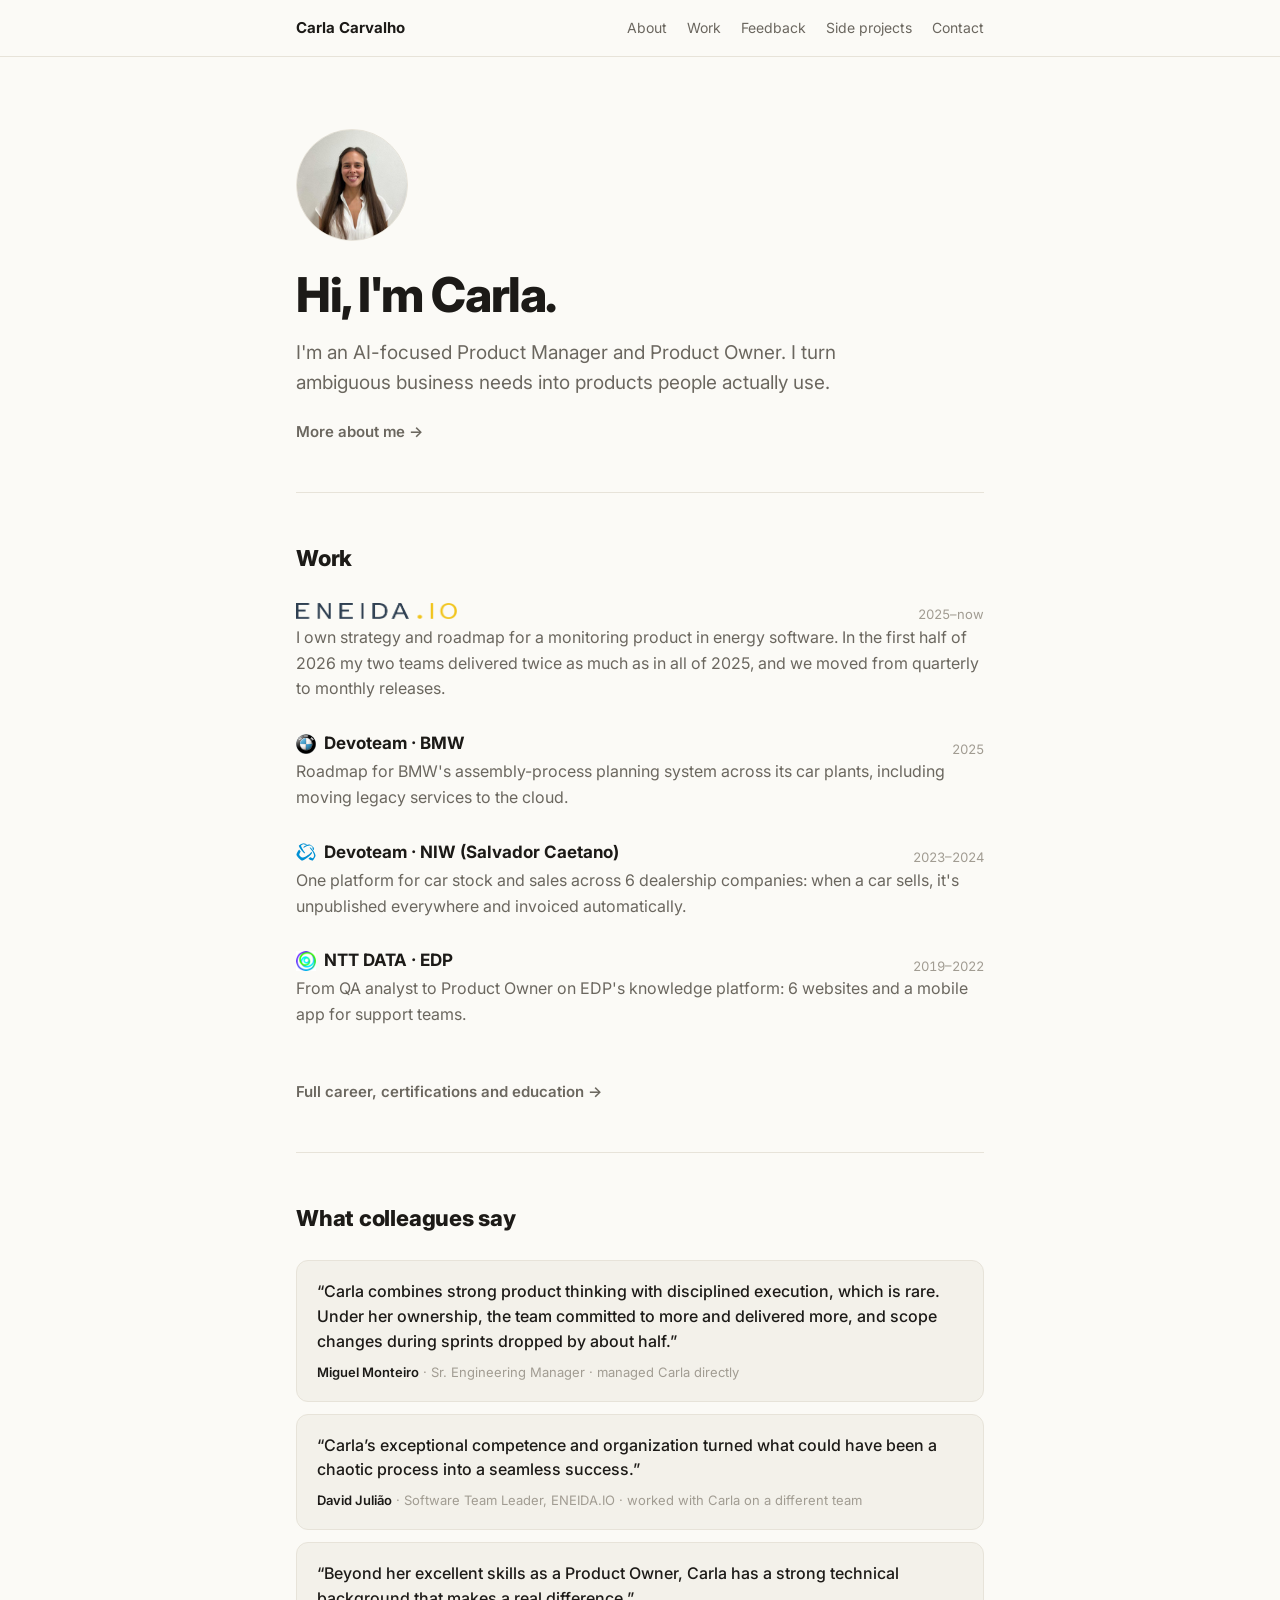
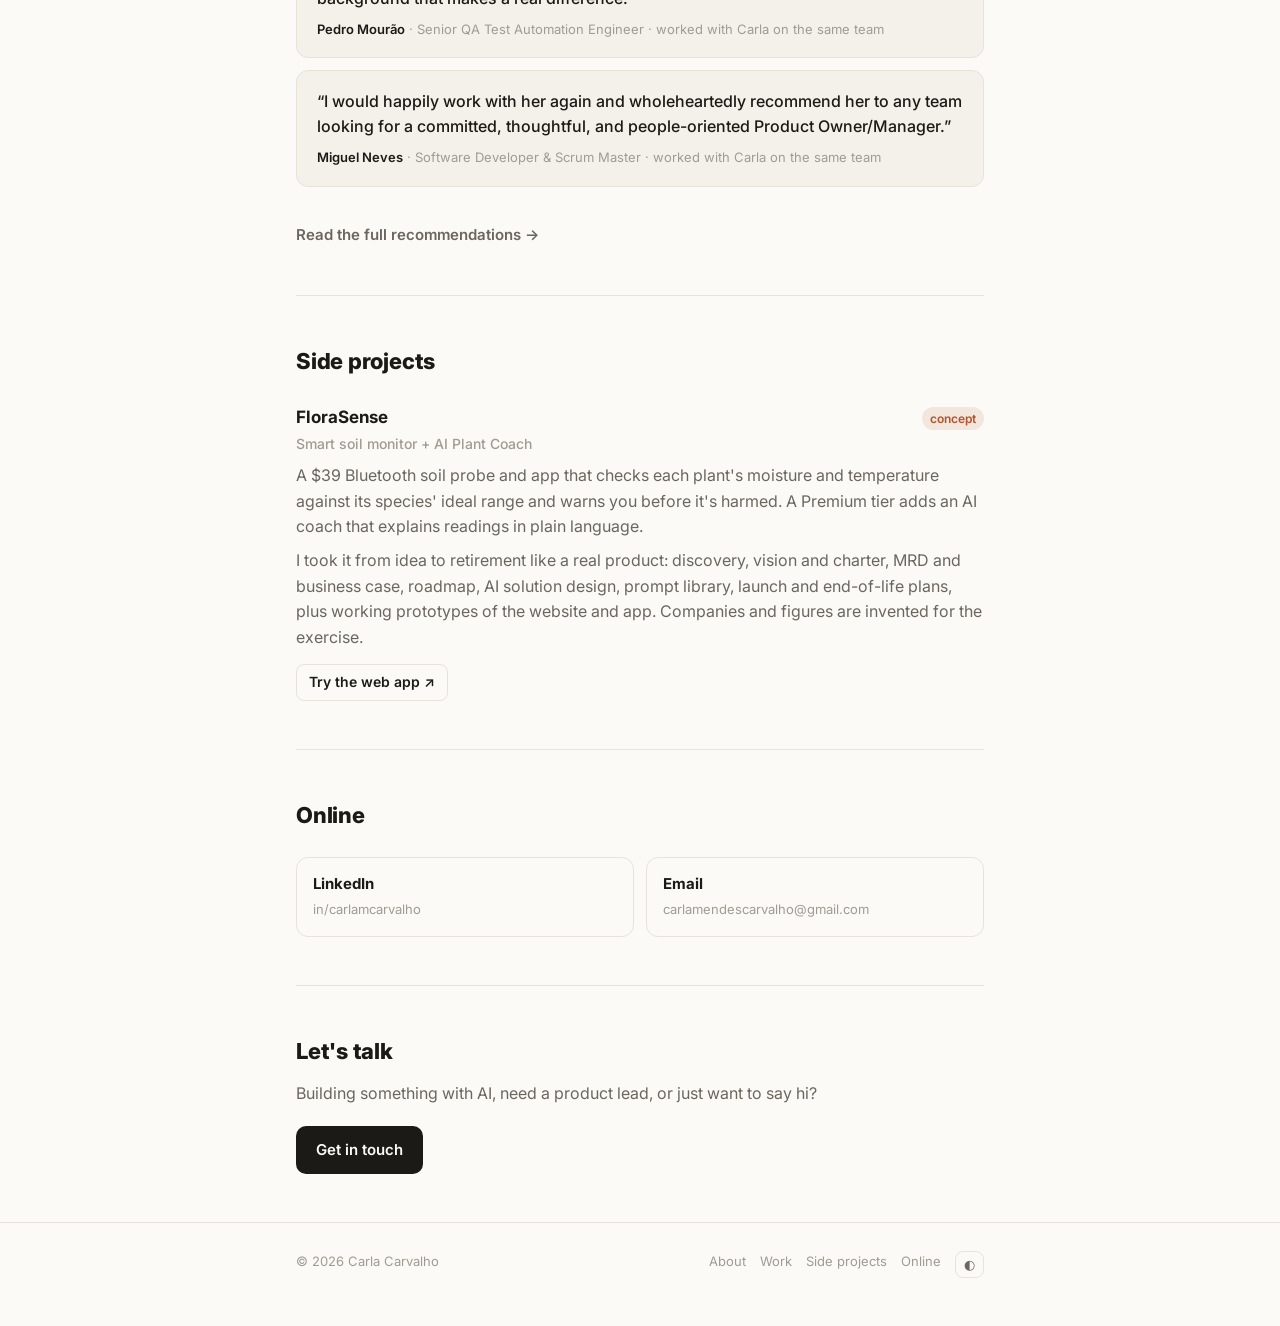
<file: index.html>
<!doctype html>
<html lang="en">
<head>
<meta charset="utf-8">
<meta name="viewport" content="width=device-width, initial-scale=1">
<title>Carla Carvalho</title>
<meta name="description" content="Carla Carvalho — AI-focused Product Manager and Product Owner. I turn ambiguous business needs into shipped products.">
<link rel="icon" href="favicon.svg" type="image/svg+xml">
<link rel="apple-touch-icon" href="apple-touch-icon.png">
<meta name="theme-color" content="#fbfaf6">
<!-- Link previews (LinkedIn, WhatsApp, Slack). If the site moves to another domain, update these URLs. -->
<meta property="og:type" content="website">
<meta property="og:title" content="Carla Carvalho">
<meta property="og:description" content="Carla Carvalho — AI-focused Product Manager and Product Owner. I turn ambiguous business needs into shipped products.">
<meta property="og:image" content="https://carlamcarvalho.github.io/og-image.jpg">
<meta property="og:url" content="https://carlamcarvalho.github.io/">
<link rel="canonical" href="https://carlamcarvalho.github.io/">
<meta property="og:image:width" content="1200">
<meta property="og:image:height" content="630">
<meta name="twitter:card" content="summary_large_image">
<link rel="preconnect" href="https://fonts.googleapis.com">
<link rel="preconnect" href="https://fonts.gstatic.com" crossorigin>
<link href="https://fonts.googleapis.com/css2?family=Inter:wght@400;500;600;700;800&display=swap" rel="stylesheet">
<link rel="stylesheet" href="styles.css?v=2">
</head>
<body>

<header>
  <div class="wrap">
    <a href="index.html" class="brand">Carla Carvalho</a>
    <nav>
      <a href="about-me.html">About</a>
      <a href="work.html">Work</a>
      <a href="index.html#feedback">Feedback</a>
      <a href="index.html#projects">Side projects</a>
      <a href="#contact">Contact</a>
    </nav>
  </div>
</header>

<main class="wrap">

  <div class="hero">
    <div class="avatar"><img src="carla.jpg" alt="Carla Carvalho" width="112" height="112"></div>
    <h1>Hi, I'm Carla.</h1>
    <p class="lede">I'm an AI-focused Product Manager and Product Owner. I turn ambiguous business needs into products people actually use.</p>
    <a href="about-me.html" class="more">More about me →</a>
  </div>

  <section id="work">
    <h2>Work</h2>
    <div class="entry">
      <div class="entry-head"><h3 class="co"><img class="co-wordmark" src="eneida.png" alt="Eneida.io" width="160" height="16"></h3><span class="date">2025–now</span></div>
      <p>I own strategy and roadmap for a monitoring product in energy software. In the first half of 2026 my two teams delivered twice as much as in all of 2025, and we moved from quarterly to monthly releases.</p>
    </div>
    <div class="entry">
      <div class="entry-head"><h3 class="co"><img class="co-logo" src="bmw.svg" alt="" width="20" height="20">Devoteam · BMW</h3><span class="date">2025</span></div>
      <p>Roadmap for BMW's assembly-process planning system across its car plants, including moving legacy services to the cloud.</p>
    </div>
    <div class="entry">
      <div class="entry-head"><h3 class="co"><img class="co-logo" src="salvador-caetano.svg" alt="" width="20" height="20">Devoteam · NIW (Salvador Caetano)</h3><span class="date">2023–2024</span></div>
      <p>One platform for car stock and sales across 6 dealership companies: when a car sells, it's unpublished everywhere and invoiced automatically.</p>
    </div>
    <div class="entry">
      <div class="entry-head"><h3 class="co"><img class="co-logo" src="edp.png" alt="" width="20" height="20">NTT DATA · EDP</h3><span class="date">2019–2022</span></div>
      <p>From QA analyst to Product Owner on EDP's knowledge platform: 6 websites and a mobile app for support teams.</p>
    </div>
    <a href="work.html" class="see-all">Full career, certifications and education →</a>
  </section>

  <section id="feedback">
    <h2>What colleagues say</h2>
    <figure class="quote short">
      <blockquote>“Carla combines strong product thinking with disciplined execution, which is rare. Under her ownership, the team committed to more and delivered more, and scope changes during sprints dropped by about half.”</blockquote>
      <figcaption><b>Miguel Monteiro</b> · Sr. Engineering Manager · managed Carla directly</figcaption>
    </figure>
    <figure class="quote short">
      <blockquote>“Carla’s exceptional competence and organization turned what could have been a chaotic process into a seamless success.”</blockquote>
      <figcaption><b>David Julião</b> · Software Team Leader, ENEIDA.IO · worked with Carla on a different team</figcaption>
    </figure>
    <figure class="quote short">
      <blockquote>“Beyond her excellent skills as a Product Owner, Carla has a strong technical background that makes a real difference.”</blockquote>
      <figcaption><b>Pedro Mourão</b> · Senior QA Test Automation Engineer · worked with Carla on the same team</figcaption>
    </figure>
    <figure class="quote short">
      <blockquote>“I would happily work with her again and wholeheartedly recommend her to any team looking for a committed, thoughtful, and people-oriented Product Owner/Manager.”</blockquote>
      <figcaption><b>Miguel Neves</b> · Software Developer &amp; Scrum Master · worked with Carla on the same team</figcaption>
    </figure>
    <a href="work.html#feedback" class="see-all">Read the full recommendations →</a>
  </section>

  <section id="projects">
    <h2>Side projects</h2>

    <div class="entry">
      <div class="entry-head"><h3>FloraSense</h3><span class="status">concept</span></div>
      <div class="role">Smart soil monitor + AI Plant Coach</div>
      <p>A $39 Bluetooth soil probe and app that checks each plant's moisture and temperature against its species' ideal range and warns you before it's harmed. A Premium tier adds an AI coach that explains readings in plain language.</p>
      <p>I took it from idea to retirement like a real product: discovery, vision and charter, MRD and business case, roadmap, AI solution design, prompt library, launch and end-of-life plans, plus working prototypes of the website and app. Companies and figures are invented for the exercise.</p>
      <div class="project-links">
        <a href="florasense-web-app.html" target="_blank" rel="noopener">Try the web app ↗</a>
      </div>
    </div>
  </section>

  <section id="online">
    <h2>Online</h2>
    <div class="links">
      <a class="link" href="https://www.linkedin.com/in/carlamcarvalho" target="_blank" rel="noopener"><b>LinkedIn</b><span>in/carlamcarvalho</span></a>
      <a class="link" href="mailto:carlamendescarvalho@gmail.com"><b>Email</b><span>carlamendescarvalho@gmail.com</span></a>
    </div>
  </section>

  <section id="contact" class="contact">
    <h2>Let's talk</h2>
    <p class="intro" style="margin-bottom:12px">Building something with AI, need a product lead, or just want to say hi?</p>
    <a class="btn" href="mailto:carlamendescarvalho@gmail.com">Get in touch</a>
  </section>
</main>

<footer>
  <div class="wrap">
    <span>© 2026 Carla Carvalho</span>
    <nav>
      <a href="about-me.html">About</a><a href="work.html">Work</a><a href="index.html#projects">Side projects</a><a href="index.html#online">Online</a>
      <button class="theme-toggle" id="theme" aria-label="Toggle dark mode">◐</button>
    </nav>
  </div>
</footer>

<script>
  (function () {
    const root = document.documentElement;
    try { const t = localStorage.getItem('theme'); if (t) root.dataset.theme = t; } catch (e) {}
    document.getElementById('theme').addEventListener('click', () => {
      const dark = root.dataset.theme ? root.dataset.theme === 'dark' : matchMedia('(prefers-color-scheme: dark)').matches;
      root.dataset.theme = dark ? 'light' : 'dark';
      try { localStorage.setItem('theme', root.dataset.theme); } catch (e) {}
    });
  })();
</script>
</body>
</html>
</file>
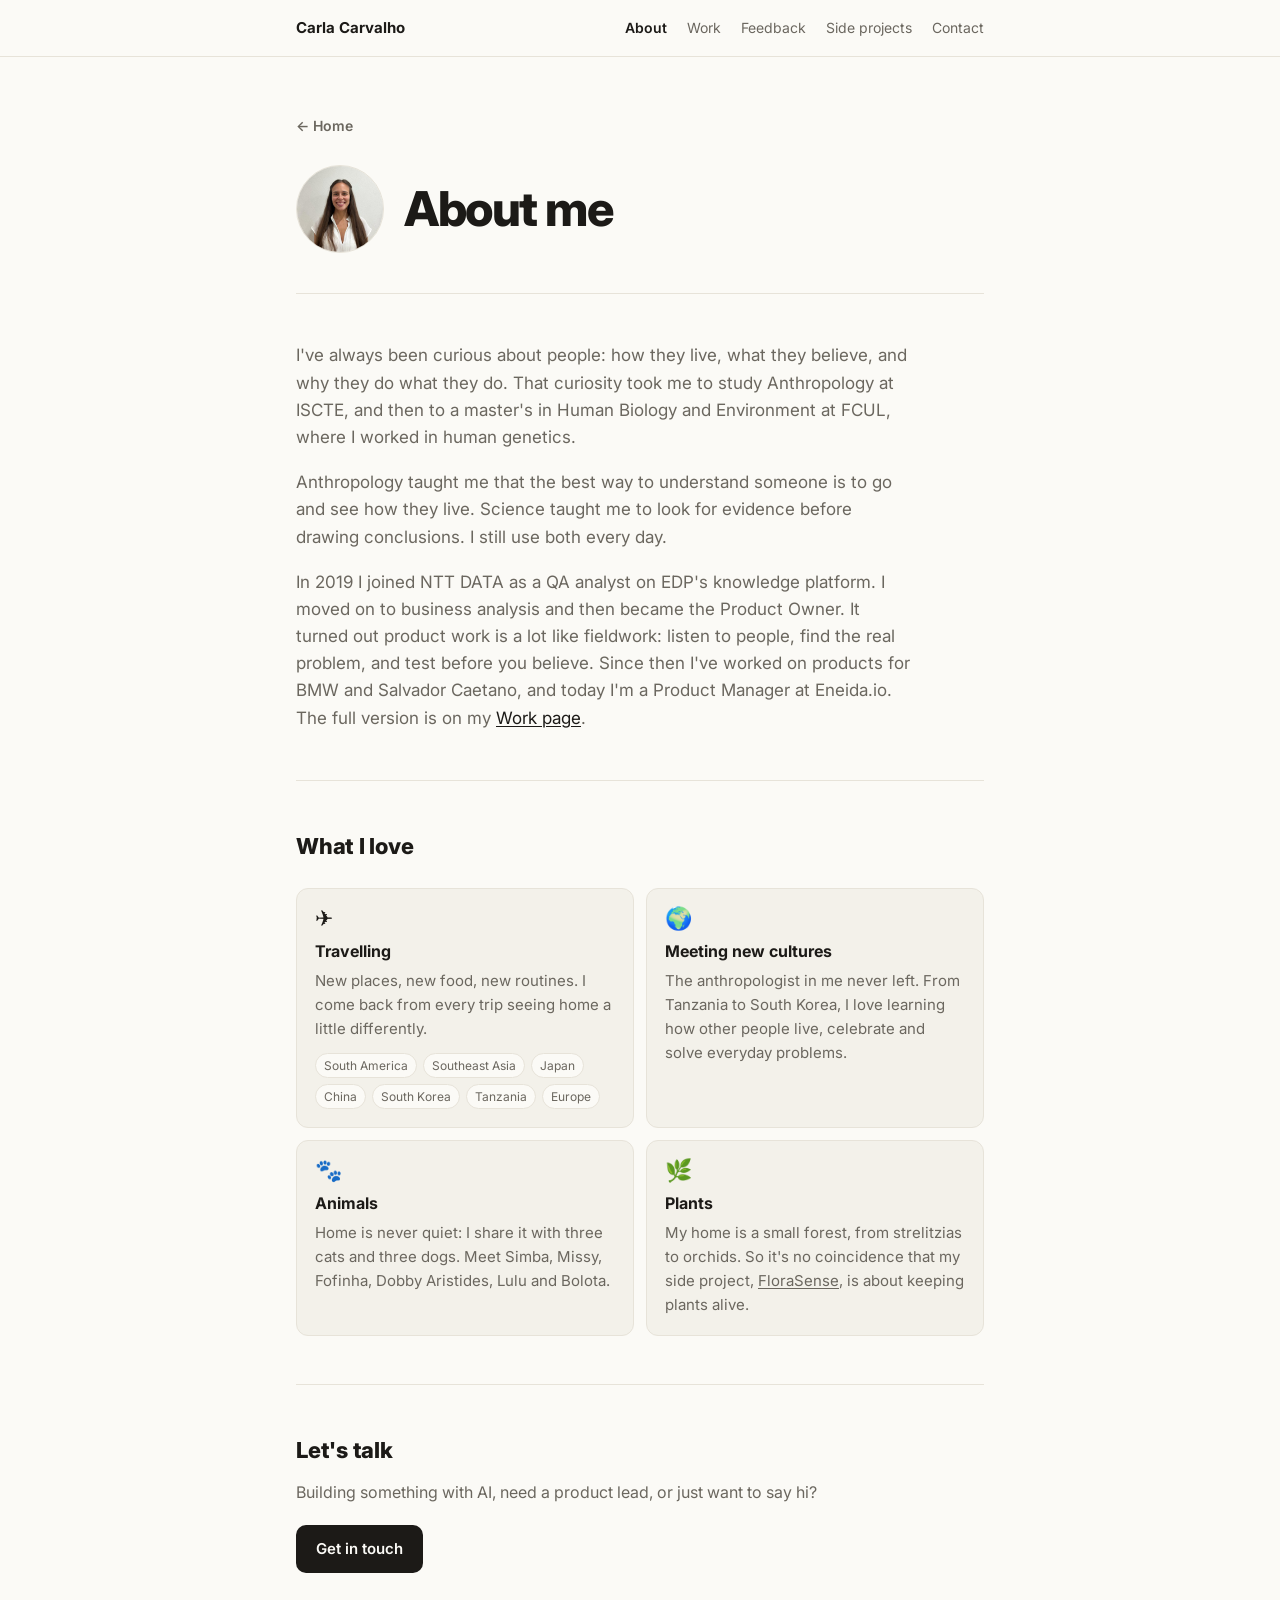
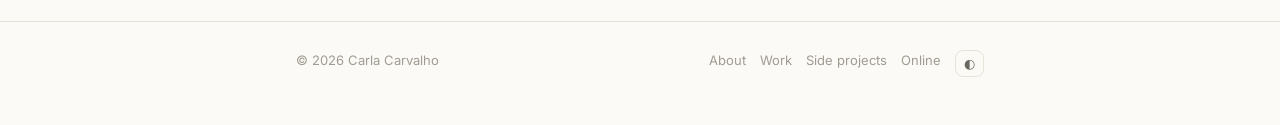
<file: about-me.html>
<!doctype html>
<html lang="en">
<head>
<meta charset="utf-8">
<meta name="viewport" content="width=device-width, initial-scale=1">
<title>About Carla</title>
<meta name="description" content="About Carla Carvalho: anthropologist turned product manager, who loves travelling, new cultures, animals and plants.">
<link rel="icon" href="favicon.svg" type="image/svg+xml">
<link rel="apple-touch-icon" href="apple-touch-icon.png">
<meta name="theme-color" content="#fbfaf6">
<!-- Link previews (LinkedIn, WhatsApp, Slack). If the site moves to another domain, update these URLs. -->
<meta property="og:type" content="website">
<meta property="og:title" content="About Carla">
<meta property="og:description" content="About Carla Carvalho: anthropologist turned product manager, who loves travelling, new cultures, animals and plants.">
<meta property="og:image" content="https://carlamcarvalho.github.io/og-image.jpg">
<meta property="og:url" content="https://carlamcarvalho.github.io/about-me.html">
<link rel="canonical" href="https://carlamcarvalho.github.io/about-me.html">
<meta property="og:image:width" content="1200">
<meta property="og:image:height" content="630">
<meta name="twitter:card" content="summary_large_image">
<link rel="preconnect" href="https://fonts.googleapis.com">
<link rel="preconnect" href="https://fonts.gstatic.com" crossorigin>
<link href="https://fonts.googleapis.com/css2?family=Inter:wght@400;500;600;700;800&display=swap" rel="stylesheet">
<link rel="stylesheet" href="styles.css?v=2">
</head>
<body>

<header>
  <div class="wrap">
    <a href="index.html" class="brand">Carla Carvalho</a>
    <nav>
      <a href="about-me.html" class="active">About</a>
      <a href="work.html">Work</a>
      <a href="index.html#feedback">Feedback</a>
      <a href="index.html#projects">Side projects</a>
      <a href="#contact">Contact</a>
    </nav>
  </div>
</header>

<main class="wrap">

  <div class="page-head">
    <a href="index.html" class="back">← Home</a>
    <div class="title-row">
      <div class="avatar"><img src="carla.jpg" alt="Carla Carvalho" width="112" height="112"></div>
      <h1>About me</h1>
    </div>
  </div>

  <section class="prose">
    <p>I've always been curious about people: how they live, what they believe, and why they do what they do. That curiosity took me to study Anthropology at ISCTE, and then to a master's in Human Biology and Environment at FCUL, where I worked in human genetics.</p>
    <p>Anthropology taught me that the best way to understand someone is to go and see how they live. Science taught me to look for evidence before drawing conclusions. I still use both every day.</p>
    <p>In 2019 I joined NTT DATA as a QA analyst on EDP's knowledge platform. I moved on to business analysis and then became the Product Owner. It turned out product work is a lot like fieldwork: listen to people, find the real problem, and test before you believe. Since then I've worked on products for BMW and Salvador Caetano, and today I'm a Product Manager at Eneida.io. The full version is on my <a href="work.html">Work page</a>.</p>
  </section>

  <section>
    <h2>What I love</h2>
    <div class="loves">
      <div class="love">
        <span class="ico" aria-hidden="true">✈️</span>
        <h3>Travelling</h3>
        <p>New places, new food, new routines. I come back from every trip seeing home a little differently.</p>
        <div class="tags small">
          <span class="tag">South America</span><span class="tag">Southeast Asia</span><span class="tag">Japan</span>
          <span class="tag">China</span><span class="tag">South Korea</span><span class="tag">Tanzania</span><span class="tag">Europe</span>
        </div>
      </div>
      <div class="love">
        <span class="ico" aria-hidden="true">🌍</span>
        <h3>Meeting new cultures</h3>
        <p>The anthropologist in me never left. From Tanzania to South Korea, I love learning how other people live, celebrate and solve everyday problems.</p>
      </div>
      <div class="love">
        <span class="ico" aria-hidden="true">🐾</span>
        <h3>Animals</h3>
        <p>Home is never quiet: I share it with three cats and three dogs. Meet Simba, Missy, Fofinha, Dobby Aristides, Lulu and Bolota.</p>
      </div>
      <div class="love">
        <span class="ico" aria-hidden="true">🌿</span>
        <h3>Plants</h3>
        <p>My home is a small forest, from strelitzias to orchids. So it's no coincidence that my side project, <a href="index.html#projects" class="inline">FloraSense</a>, is about keeping plants alive.</p>
      </div>
    </div>
  </section>

  <section id="contact" class="contact">
    <h2>Let's talk</h2>
    <p class="intro" style="margin-bottom:12px">Building something with AI, need a product lead, or just want to say hi?</p>
    <a class="btn" href="mailto:carlamendescarvalho@gmail.com">Get in touch</a>
  </section>

</main>

<footer>
  <div class="wrap">
    <span>© 2026 Carla Carvalho</span>
    <nav>
      <a href="about-me.html">About</a><a href="work.html">Work</a><a href="index.html#projects">Side projects</a><a href="index.html#online">Online</a>
      <button class="theme-toggle" id="theme" aria-label="Toggle dark mode">◐</button>
    </nav>
  </div>
</footer>

<script>
  (function () {
    const root = document.documentElement;
    try { const t = localStorage.getItem('theme'); if (t) root.dataset.theme = t; } catch (e) {}
    document.getElementById('theme').addEventListener('click', () => {
      const dark = root.dataset.theme ? root.dataset.theme === 'dark' : matchMedia('(prefers-color-scheme: dark)').matches;
      root.dataset.theme = dark ? 'light' : 'dark';
      try { localStorage.setItem('theme', root.dataset.theme); } catch (e) {}
    });
  })();
</script>
</body>
</html>
</file>
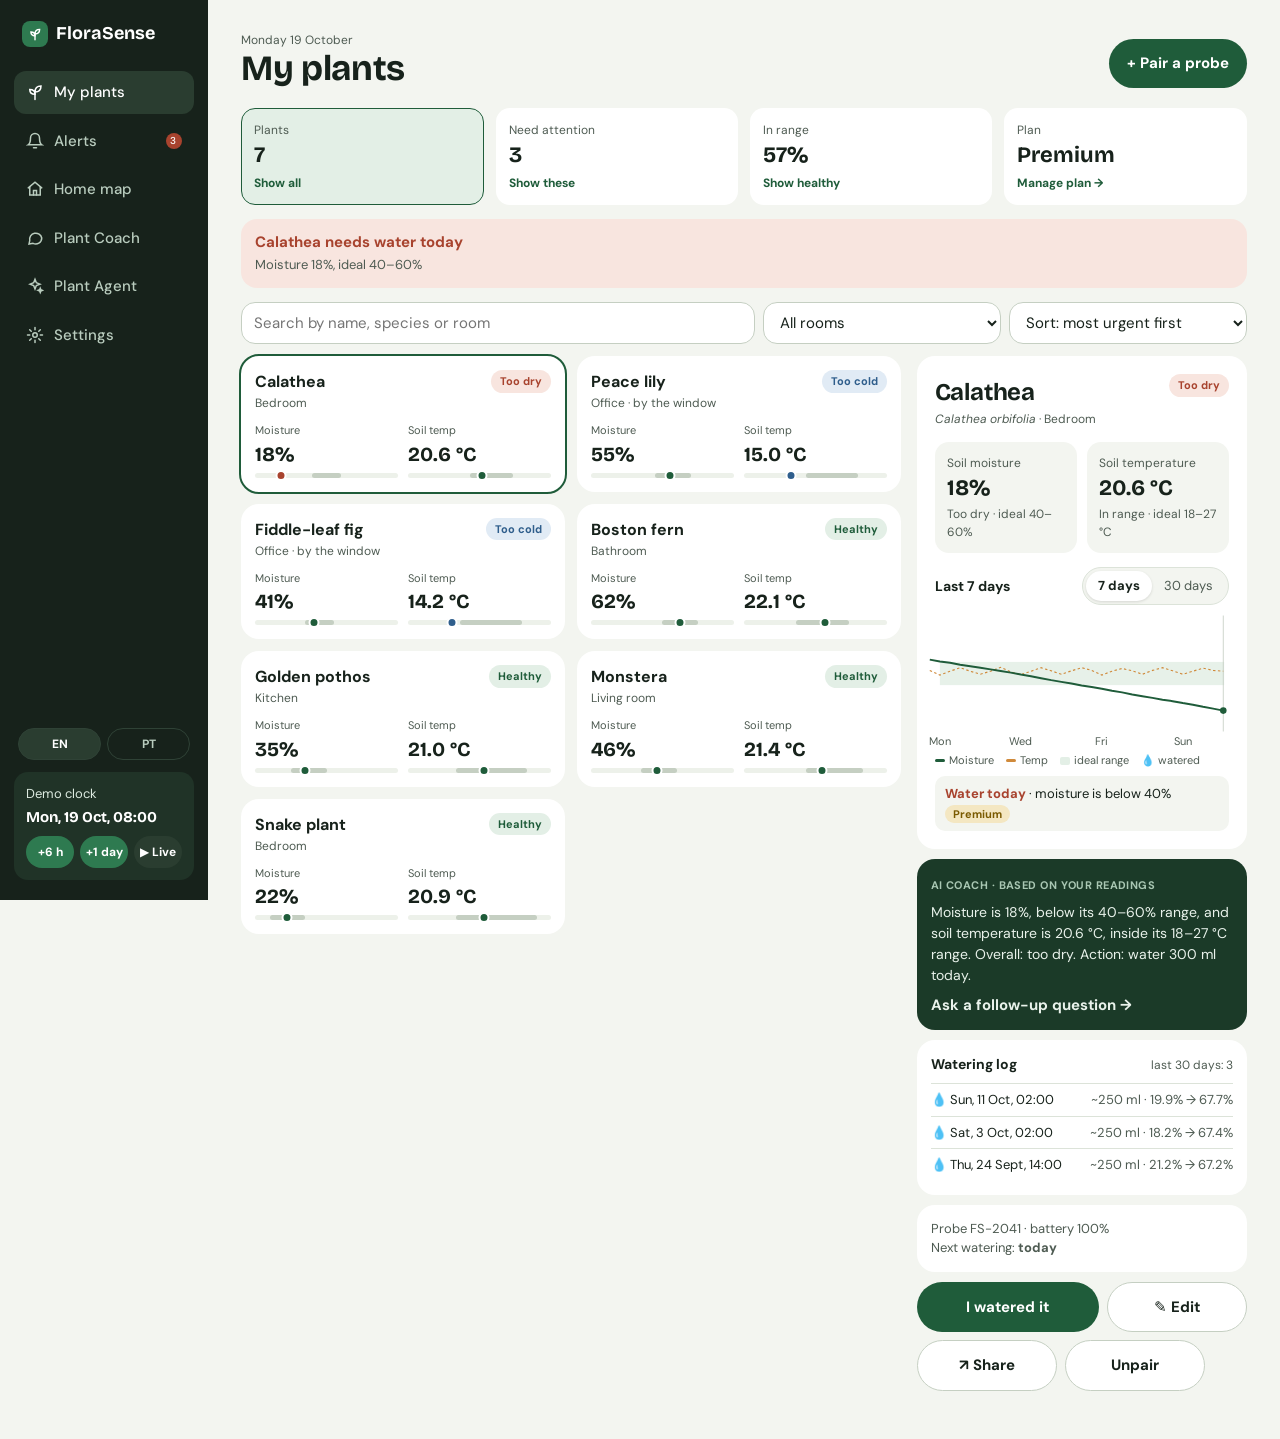
<file: florasense-web-app.html>
<!doctype html>
<html lang="en">
<head>
<meta charset="utf-8">
<meta name="viewport" content="width=device-width, initial-scale=1">
<title>FloraSense Web App</title>
<link rel="preconnect" href="https://fonts.googleapis.com">
<link href="https://fonts.googleapis.com/css2?family=Bricolage+Grotesque:wght@500;700&family=DM+Sans:wght@400;500;700&display=swap" rel="stylesheet">
<style>
:root{
  --bg:#F3F5F0; --card:#FFFFFF; --ink:#17221B; --muted:#4E5B52; --faint:#9AA79D;
  --line:#DCE3D9; --line2:#C5CFC2; --green:#1F5C3A; --green2:#2E7A50; --mint:#E3EFE6;
  --dry:#A8432E; --dry-bg:#F8E5DF; --cold:#2F5E8C; --cold-bg:#E1EBF5;
  --wet:#6B4FA0; --wet-bg:#ECE6F6; --warm:#A86A00; --warm-bg:#FBEFD9;
  --ok:#1F5C3A; --ok-bg:#E3EFE6;
  --display:"Bricolage Grotesque",system-ui,sans-serif;
  --body:"DM Sans",system-ui,-apple-system,"Segoe UI",sans-serif;
}
*{box-sizing:border-box}
html,body{margin:0}
body{background:var(--bg);color:var(--ink);font:15px/1.5 var(--body)}
button{font:inherit;color:inherit;cursor:pointer}
input,select{font:inherit;color:inherit}
h1,h2,h3{font-family:var(--display);letter-spacing:-.01em;margin:0}

/* ---------- top bar ---------- */
.top{position:sticky;top:0;z-index:20;background:rgba(243,245,240,.92);backdrop-filter:blur(8px);border-bottom:1px solid var(--line)}
.top-in{max-width:1240px;margin:0 auto;padding:12px 16px;display:flex;align-items:center;gap:16px;flex-wrap:wrap}
.brand{display:flex;align-items:center;gap:8px;font-family:var(--display);font-weight:700;font-size:18px}
.brand i{width:26px;height:26px;border-radius:8px;background:var(--green);display:grid;place-items:center}
.seg{display:flex;background:#E6EBE3;border-radius:999px;padding:3px;margin-left:auto}
.seg button{border:0;background:none;padding:7px 16px;border-radius:999px;font-weight:500;color:var(--muted)}
.seg button.on{background:var(--card);color:var(--ink);box-shadow:0 1px 3px rgba(0,0,0,.08)}
.tag{font-size:12px;color:var(--muted);border:1px solid var(--line2);border-radius:999px;padding:3px 10px}
main{max-width:1240px;margin:0 auto;padding:24px 16px 64px}
.view{display:none}.view.on{display:block}

/* ---------- app view ---------- */
.app-grid{display:grid;grid-template-columns:400px 1fr;gap:32px;align-items:start}
@media (max-width:900px){.app-grid{grid-template-columns:1fr}}
.phone{width:100%;max-width:390px;height:780px;margin:0 auto;background:var(--bg);border:10px solid #1B241E;border-radius:44px;overflow:hidden;position:relative;box-shadow:0 20px 50px rgba(23,34,27,.18);display:flex;flex-direction:column}
.status{height:34px;flex:none;display:flex;justify-content:space-between;align-items:center;padding:0 24px;font-size:12px;font-weight:700}
.screen{flex:1;overflow-y:auto;padding:8px 18px 18px}
.screen::-webkit-scrollbar{width:0}
.tabbar{flex:none;display:flex;border-top:1px solid var(--line);background:var(--card);padding:6px 4px 14px}
.tabbar button{flex:1;border:0;background:none;display:flex;flex-direction:column;align-items:center;gap:2px;font-size:11px;color:var(--faint);padding:6px 0;position:relative}
.tabbar button.on{color:var(--green);font-weight:700}
.tabbar svg{width:22px;height:22px}
.badge{position:absolute;top:2px;right:calc(50% - 18px);background:var(--dry);color:#fff;font-size:10px;border-radius:999px;min-width:16px;height:16px;line-height:16px;padding:0 4px}

.eyebrow{font-size:12px;color:var(--muted)}
.h-scr{font-size:28px;font-weight:700;margin:2px 0 14px}
.card{background:var(--card);border-radius:18px;padding:14px;margin-bottom:10px}
.banner{background:var(--dry-bg);border-radius:16px;padding:12px 14px;margin-bottom:14px;cursor:pointer}
.banner b{display:block;color:var(--dry)}
.banner span{font-size:13px;color:var(--muted)}
.banner.ok{background:var(--ok-bg)}.banner.ok b{color:var(--ok)}
.row-sum{display:flex;justify-content:space-between;font-size:12px;color:var(--muted);margin:4px 2px 8px}
.plant{display:block;width:100%;text-align:left;border:0;background:var(--card);border-radius:18px;padding:14px;margin-bottom:10px}
.plant-top{display:flex;justify-content:space-between;align-items:start;gap:8px}
.plant-name{font-weight:700;font-size:16px}
.plant-room{font-size:12px;color:var(--muted)}
.pill{font-size:11px;font-weight:700;border-radius:999px;padding:3px 9px;white-space:nowrap}
.s-ok{background:var(--ok-bg);color:var(--ok)}.s-dry{background:var(--dry-bg);color:var(--dry)}
.s-cold{background:var(--cold-bg);color:var(--cold)}.s-wet{background:var(--wet-bg);color:var(--wet)}
.s-warm{background:var(--warm-bg);color:var(--warm)}
.metrics{display:grid;grid-template-columns:1fr 1fr;gap:10px;margin-top:10px}
.metric small{display:block;font-size:11px;color:var(--muted)}
.metric strong{font-family:var(--display);font-size:20px}
.bar{height:5px;border-radius:5px;background:#EDF1EA;position:relative;margin-top:4px}
.bar .band{position:absolute;top:0;bottom:0;background:var(--line2);border-radius:5px}
.bar .dot{position:absolute;top:-3px;width:11px;height:11px;border-radius:50%;border:2px solid #fff;transform:translateX(-50%)}

.back{border:0;background:var(--card);width:36px;height:36px;border-radius:50%;display:grid;place-items:center;margin-bottom:10px}
.big{font-family:var(--display);font-size:34px;font-weight:700;line-height:1.1}
.legend{display:flex;gap:12px;font-size:11px;color:var(--muted);margin:4px 0}
.legend i{display:inline-block;width:10px;height:3px;border-radius:2px;margin-right:4px;vertical-align:middle}
.coachbox{background:#1B3A28;color:#E9F2EB;border-radius:18px;padding:14px;margin-bottom:10px}
.coachbox small{color:#A9C7B3;font-size:11px;font-weight:700;text-transform:uppercase;letter-spacing:.04em}
.coachbox p{margin:6px 0 8px;font-size:14px}
.coachbox button{border:0;background:none;color:#fff;font-weight:700;padding:0}
.btn{border:0;border-radius:999px;padding:13px 18px;font-weight:700;width:100%;background:var(--green);color:#fff}
.btn.ghost{background:var(--card);color:var(--ink);border:1px solid var(--line2)}
.btn:disabled{opacity:.45;cursor:not-allowed}
.btn-sm{border:1px solid var(--line2);background:var(--card);border-radius:999px;padding:7px 12px;font-size:13px;font-weight:500}

.chat{display:flex;flex-direction:column;gap:10px;margin:10px 0}
.msg{max-width:88%;border-radius:18px;padding:10px 13px;font-size:14px}
.msg.me{align-self:flex-end;background:var(--green);color:#fff;border-bottom-right-radius:6px}
.msg.ai{align-self:flex-start;background:var(--card);border-bottom-left-radius:6px}
.msg.ai em{display:block;font-style:normal;font-size:11px;color:var(--faint);margin-top:6px}
.chips{display:flex;gap:6px;flex-wrap:wrap;margin:8px 0}
.chips button{border:1px solid var(--line2);background:var(--card);border-radius:999px;padding:6px 11px;font-size:12px}
.ask{display:flex;gap:6px;position:sticky;bottom:0;background:var(--bg);padding-top:6px}
.ask input{flex:1;border:1px solid var(--line2);border-radius:999px;padding:10px 14px;background:var(--card);min-width:0}
.ask button{border:0;background:var(--green);color:#fff;border-radius:999px;padding:0 16px;font-weight:700}
.context{font-size:12px;color:var(--muted);background:var(--mint);border-radius:12px;padding:8px 10px}
.premium{font-size:11px;font-weight:700;background:#F4E7C2;color:#7A5A00;border-radius:999px;padding:2px 8px}

.steps{display:flex;gap:6px;margin:12px 0 16px}.steps i{flex:1;height:4px;border-radius:4px;background:var(--line)}.steps i.on{background:var(--green)}
.field{width:100%;border:1px solid var(--line2);border-radius:14px;padding:12px 14px;background:var(--card);margin:4px 0 12px}
.opt{display:flex;justify-content:space-between;align-items:center;width:100%;text-align:left;border:1px solid var(--line);background:var(--card);border-radius:16px;padding:12px 14px;margin-bottom:8px}
.opt.on{border:1.5px solid var(--green);background:var(--mint)}
.opt small{display:block;font-size:12px;color:var(--muted)}
.radio{width:20px;height:20px;border-radius:50%;border:2px solid var(--line2);flex:none}
.opt.on .radio{border-color:var(--green);background:radial-gradient(var(--green) 40%,transparent 45%)}
.qr{aspect-ratio:1;border-radius:24px;background:#1B241E;display:grid;place-items:center;margin:8px 0 16px;position:relative;overflow:hidden}
.qr::after{content:"";position:absolute;left:12%;right:12%;height:2px;background:#7BD39A;box-shadow:0 0 12px #7BD39A;animation:scan 2s ease-in-out infinite}
@keyframes scan{0%,100%{top:15%}50%{top:85%}}
.setrow{display:flex;justify-content:space-between;align-items:center;padding:12px 0;border-bottom:1px solid var(--line)}
.setrow:last-child{border:0}
.switch{width:44px;height:26px;border-radius:999px;background:var(--line2);border:0;position:relative;flex:none}
.switch::after{content:"";position:absolute;top:3px;left:3px;width:20px;height:20px;border-radius:50%;background:#fff;transition:left .15s}
.switch.on{background:var(--green)}.switch.on::after{left:21px}
.empty{text-align:center;color:var(--muted);padding:30px 10px}

/* side panel */
.panel{background:var(--card);border-radius:22px;padding:22px}
.panel h2{font-size:22px;margin-bottom:4px}
.panel p{color:var(--muted);margin:0 0 16px}
.ctrls{display:flex;flex-wrap:wrap;gap:8px;margin-bottom:18px}
.ctrls .btn{width:auto;padding:10px 16px}
.clock{font-family:var(--display);font-size:20px;margin-bottom:12px}
.kpis{display:grid;grid-template-columns:repeat(auto-fit,minmax(140px,1fr));gap:10px;margin:14px 0}
.kpi{background:var(--bg);border-radius:14px;padding:12px}
.kpi small{color:var(--muted);font-size:12px;display:block}
.kpi strong{font-family:var(--display);font-size:22px}
.log{font-size:13px;max-height:220px;overflow:auto;border-top:1px solid var(--line);padding-top:8px}
.log div{padding:4px 0;border-bottom:1px dashed var(--line);color:var(--muted)}
.log b{color:var(--ink);font-weight:500}

/* ---------- portfolio ---------- */
.pf{display:grid;grid-template-columns:240px minmax(0,1fr);gap:28px;align-items:start}
@media (max-width:900px){.pf{grid-template-columns:1fr}.toc{position:static!important;display:flex;overflow-x:auto;gap:4px}.toc a{white-space:nowrap}}
.toc{position:sticky;top:80px;background:var(--card);border-radius:18px;padding:10px}
.toc a{display:block;padding:7px 10px;border-radius:10px;color:var(--muted);text-decoration:none;font-size:14px}
.toc a.on,.toc a:hover{background:var(--mint);color:var(--green)}
.doc section{background:var(--card);border-radius:22px;padding:26px;margin-bottom:18px;scroll-margin-top:80px}
.doc h2{font-size:26px;margin-bottom:6px}
.doc h3{font-size:17px;margin:22px 0 8px}
.doc .lead{color:var(--muted);font-size:16px;margin:0 0 8px}
.doc p{margin:8px 0}
.tw{overflow-x:auto;margin:6px 0}
table{border-collapse:collapse;width:100%;font-size:14px}
th{text-align:left;font-size:12px;color:var(--muted);font-weight:700;border-bottom:1px solid var(--line2);padding:8px 10px 6px 0}
td{border-bottom:1px solid var(--line);padding:8px 10px 8px 0;vertical-align:top}
td.n,th.n{text-align:right;font-variant-numeric:tabular-nums}
.neg{color:var(--dry)}.pos{color:var(--green)}
.cards3{display:grid;grid-template-columns:repeat(auto-fit,minmax(200px,1fr));gap:10px}
.mini{background:var(--bg);border-radius:14px;padding:14px}
.mini b{display:block;font-family:var(--display);font-size:22px}
.mini span{font-size:13px;color:var(--muted)}
.quote{font-family:var(--display);font-size:24px;line-height:1.25;color:var(--green);margin:10px 0}
.timeline{display:flex;flex-direction:column;gap:0;margin:8px 0}
.tl{display:grid;grid-template-columns:28px 1fr;gap:10px}
.tl i{width:12px;height:12px;border-radius:50%;background:var(--green);margin:6px auto 0;position:relative}
.tl i::after{content:"";position:absolute;left:5px;top:14px;width:2px;height:38px;background:var(--line2)}
.tl:last-child i::after{display:none}
.tl div{padding-bottom:12px}
.swot{display:grid;grid-template-columns:1fr 1fr;gap:10px}
.swot div{border-radius:14px;padding:14px;font-size:14px}
.chk{list-style:none;padding:0;margin:6px 0}
.chk li{padding:5px 0 5px 28px;position:relative}
.chk li::before{content:"";position:absolute;left:0;top:7px;width:18px;height:18px;border-radius:6px;background:var(--mint);border:1.5px solid var(--green)}
.chk li.done::before{background:var(--green) url("data:image/svg+xml,%3Csvg xmlns='http://www.w3.org/2000/svg' viewBox='0 0 24 24' fill='none' stroke='white' stroke-width='3'%3E%3Cpath d='M5 12l5 5 9-10'/%3E%3C/svg%3E") center/14px no-repeat}
pre{background:#17221B;color:#DDEBE1;border-radius:14px;padding:16px;overflow-x:auto;font-size:13px;line-height:1.5;white-space:pre-wrap}
.note{font-size:12px;color:var(--muted)}
.chart{width:100%;height:auto;display:block}
.chart text{font-family:var(--body);fill:var(--muted);font-size:11px}

/* website */
.site-frame{width:100%;height:calc(100vh - 140px);min-height:600px;border:1px solid var(--line);border-radius:18px;background:#fff}

/* ---------- shared app components (dark colours live in app-theme.css) ---------- */
:root{--on-green:#fff;--hover:#fff;--tip-bg:#17221B;--tip-ink:#fff;--coach-bg:#1B3A28;--coach-ink:#E9F2EB;--coach-sub:#A9C7B3}
:focus-visible{outline:2px solid var(--green);outline-offset:2px}
.skip{position:absolute;left:-999px;top:8px;z-index:100;background:var(--card);color:var(--ink);padding:8px 14px;border-radius:10px}
.skip:focus{left:8px}
.sr{position:absolute;width:1px;height:1px;overflow:hidden;clip:rect(0 0 0 0)}
.btn{color:var(--on-green)}
.msg.me{color:var(--on-green)}
.bar .dot{border-color:var(--card)}
.coachbox{background:var(--coach-bg);color:var(--coach-ink)}
.coachbox small{color:var(--coach-sub)}
.coachbox button{color:var(--coach-ink)}
.field,select.field,textarea.field{background:var(--card);color:var(--ink)}
.premium{background:#F4E7C2;color:#7A5A00}

.notes{white-space:pre-wrap;font-size:14px;color:var(--ink);margin:6px 0 0}
.msg img{display:block;max-width:180px;border-radius:12px;margin-bottom:6px}
.msg.typing{color:var(--muted)}
.ai-chip{font-size:11px;font-weight:700;border-radius:999px;padding:2px 8px;background:var(--mint);color:var(--green)}
.check{display:flex;align-items:center;gap:8px;padding:6px 0}
.share-preview{white-space:pre-wrap;font-size:13px;background:var(--bg);border-radius:12px;padding:12px;max-height:220px;overflow:auto}
.tip{position:absolute;top:-6px;width:180px;background:var(--tip-bg);color:var(--tip-ink);font-size:12px;line-height:1.4;border-radius:10px;padding:7px 9px;pointer-events:none;transform:translateY(-100%);z-index:5}
.chart-wrap svg{cursor:crosshair;touch-action:pan-y;border-radius:8px}
.chart text{fill:var(--muted)}
.fcline{font-size:13px;margin-top:8px;padding:8px 10px;background:var(--bg);border-radius:10px}
.wlog{list-style:none;padding:0;margin:8px 0 0;font-size:13px}
.wlog li{display:flex;justify-content:space-between;gap:8px;padding:6px 0;border-top:1px solid var(--line)}
.wlog li span:last-child{color:var(--muted);text-align:right}
.rate{display:flex;gap:4px;margin-top:6px}
.rate button{border:1px solid var(--line2);background:var(--card);border-radius:999px;padding:2px 9px;font-size:13px}
.rate button.on{background:var(--green);border-color:var(--green);color:var(--on-green)}
.quality{display:flex;gap:10px;flex-wrap:wrap;align-items:center;font-size:13px;color:var(--muted)}
.quality b{font-family:var(--display);font-size:20px;color:var(--ink)}
.seg2{display:inline-flex;background:var(--bg);border-radius:999px;padding:3px;border:1px solid var(--line)}
.seg2 button{border:0;background:none;padding:5px 12px;border-radius:999px;font-size:13px;color:var(--muted)}
.seg2 button.on{background:var(--card);color:var(--ink);font-weight:700;box-shadow:0 1px 3px rgba(0,0,0,.12)}
.warnbox{background:var(--warm-bg);color:var(--ink);border-radius:12px;padding:10px 12px;font-size:13px;margin:8px 0}
.top{top:env(safe-area-inset-top,0px)}
.pf>*{min-width:0}   /* wide tables scroll inside their box instead of widening the page */
@media (max-width:900px){.pf{grid-template-columns:minmax(0,1fr)}}

</style>
<style>
/* Dark theme for the two apps. The app sets <html data-theme> from its own setting;
   with no attribute yet (or none from the viewer), the system setting decides. */
:root[data-theme="dark"]{
  --bg:#0F1712;--card:#18231C;--ink:#E6EFE8;--muted:#A3B5A8;--faint:#7A8F80;
  --line:#26342B;--line2:#3A4B40;--green:#6CC992;--green2:#8AD9A9;--mint:#1D3326;
  --dry:#F29A84;--dry-bg:#3A221C;--cold:#8DBCEB;--cold-bg:#1A2B3C;--wet:#C3AEF0;--wet-bg:#2A2340;
  --warm:#EBB65A;--warm-bg:#3A2D12;--ok:#6CC992;--ok-bg:#1D3326;
  --on-green:#0F1712;--hover:#1F2C23;--tip-bg:#E6EFE8;--tip-ink:#0F1712;--coach-bg:#1D3326;--coach-ink:#E6EFE8;--coach-sub:#9CC8AC;
  color-scheme:dark;
}
@media (prefers-color-scheme: dark){
  :root:not([data-theme="light"]){
  --bg:#0F1712;--card:#18231C;--ink:#E6EFE8;--muted:#A3B5A8;--faint:#7A8F80;
  --line:#26342B;--line2:#3A4B40;--green:#6CC992;--green2:#8AD9A9;--mint:#1D3326;
  --dry:#F29A84;--dry-bg:#3A221C;--cold:#8DBCEB;--cold-bg:#1A2B3C;--wet:#C3AEF0;--wet-bg:#2A2340;
  --warm:#EBB65A;--warm-bg:#3A2D12;--ok:#6CC992;--ok-bg:#1D3326;
  --on-green:#0F1712;--hover:#1F2C23;--tip-bg:#E6EFE8;--tip-ink:#0F1712;--coach-bg:#1D3326;--coach-ink:#E6EFE8;--coach-sub:#9CC8AC;
  color-scheme:dark;
  }
}
:root[data-theme="dark"] .bar{background:var(--line)}
:root[data-theme="dark"] .top{background:rgba(15,23,18,.92)}
:root[data-theme="dark"] .seg{background:#1F2C23}
@media (prefers-color-scheme: dark){ :root:not([data-theme="light"]) .bar{background:var(--line)} :root:not([data-theme="light"]) .top{background:rgba(15,23,18,.92)} }

</style>
<style>
/* Home map (web app and phone apps) */
.hm-lead{margin:-6px 0 12px;max-width:70ch}
.hm-modes{margin-bottom:12px}
.hm-layout{display:grid;grid-template-columns:minmax(0,1.6fr) minmax(260px,1fr);gap:20px;align-items:start}
@media (max-width:1000px){.hm-layout{grid-template-columns:1fr}}
.hm-mapcol,.hm-cards{min-width:0}
.hm-mapcard{padding:12px}
.hm-svg{display:block;width:100%;height:auto;touch-action:none;user-select:none;-webkit-user-select:none}
.hm-rlabel{font-size:15px;font-weight:700;fill:var(--ink)}
.hm-rsub{font-size:13px;fill:var(--muted)}
.hm-flag{font-size:13px;font-weight:700;fill:var(--dry)}
.hm-win{stroke:var(--cold);stroke-width:7;stroke-linecap:round}
.hm-plant{cursor:grab}
.hm-plant.dragging{cursor:grabbing}
.hm-plant.dragging circle{stroke:var(--ink)}
.hm-plabel{font-size:13px;font-weight:700;fill:var(--ink);paint-order:stroke;stroke:var(--card);stroke-width:4px;stroke-linejoin:round}
.hm-legend{display:flex;flex-wrap:wrap;gap:6px 14px;align-items:center;font-size:12px;color:var(--muted);margin:8px 2px 0}
.hm-legend .plant-room{width:100%}
.hm-legend i{display:inline-block;width:12px;height:12px;border-radius:3px;margin-right:5px;vertical-align:-2px}
.hm-legend i.hm-wkey{height:5px;border-radius:3px;background:var(--cold);vertical-align:2px}
.hm-air{margin-top:8px}
.hm-h{font-size:17px;margin:0 0 8px}
.hm-card{padding:14px}
.hm-chead{display:flex;justify-content:space-between;align-items:center;gap:8px}
.hm-vtext{margin:6px 0 8px;font-size:14px}
.hm-plist{list-style:none;padding:0;margin:0}
.hm-plist li{display:grid;grid-template-columns:minmax(0,1fr) auto;gap:2px 8px;align-items:center;padding:7px 0;border-top:1px solid var(--line)}
.hm-plist .hm-move{grid-column:1/-1;margin:2px 0 0;padding:6px 9px;font-size:12px;border-radius:10px}
.hm-pname{border:0;background:none;padding:0;font-weight:700;text-align:left;display:flex;align-items:center;gap:6px;color:var(--ink);min-width:0}
.hm-dot{width:10px;height:10px;border-radius:50%;flex:none}
/* inside the phone frame everything stacks */
.screen .hm-layout{grid-template-columns:1fr;gap:12px}
.screen .hm-mapcard{padding:6px}
.screen .hm-plabel{font-size:15px}
.screen .hm-rlabel{font-size:17px}
.hm-titlerow{display:flex;justify-content:space-between;align-items:center;gap:8px;margin-bottom:10px}
.hm-titlerow .h-scr{margin:0}

</style>
<style>
/* Plant Agent page (web app) */
.ag-grid{display:grid;grid-template-columns:minmax(0,1fr) minmax(260px,340px);gap:20px;align-items:start}
@media (max-width:1100px){.ag-grid{grid-template-columns:1fr}}
.ag-main,.ag-side{min-width:0}
.ag-goal label{display:block;margin-bottom:8px}
.ag-row{display:flex;gap:8px;flex-wrap:wrap}
.ag-row .field{flex:1;min-width:200px;margin:0}
.ag-row .btn{width:auto}
.ag-h{font-size:15px;margin:14px 0 8px}
.ag-steps{list-style:none;padding:0;margin:0;display:flex;flex-direction:column;gap:8px}
.ag-steps li{display:flex;gap:10px;align-items:flex-start}
.ag-steps code{display:block;font-size:11px;color:var(--muted);overflow-wrap:anywhere;margin-top:2px}
.ag-dot{flex:none;width:24px;height:24px;border-radius:50%;background:var(--mint);color:var(--green);font-size:12px;font-weight:700;display:grid;place-items:center}
.ag-live .ag-dot{animation:agpulse 1.2s ease-in-out infinite}
@keyframes agpulse{50%{opacity:.4}}
.ag-plan{white-space:pre-wrap;margin:0;line-height:1.55}
.ag-acthead{display:flex;justify-content:space-between;align-items:center;gap:8px;margin-bottom:8px}
.ag-acts{list-style:none;padding:0;margin:0}
.ag-act{display:flex;justify-content:space-between;align-items:center;gap:10px;padding:10px 0;border-top:1px solid var(--line)}
.ag-act>div:first-child{min-width:0}
.ag-act.declined b{text-decoration:line-through;color:var(--muted)}
.ag-kind{display:block;font-size:11px;font-weight:700;text-transform:uppercase;letter-spacing:.05em;color:var(--green)}
.ag-btns{display:flex;gap:6px;flex:none}
.btn-sm.ag-ok{background:var(--green);border-color:var(--green);color:var(--on-green);font-weight:700}
.ag-vac{border:1.5px solid var(--green)}
.ag-watch{background:var(--mint);border-radius:10px;padding:8px 10px;font-size:13px}
.ag-rems,.ag-hist{list-style:none;padding:0;margin:6px 0 0;font-size:13px}
.ag-rems li{display:flex;justify-content:space-between;align-items:center;gap:8px;padding:6px 0;border-top:1px solid var(--line)}
.ag-rems li div{display:flex;flex-direction:column;min-width:0}
.ag-hist li{padding:4px 0;border-top:1px solid var(--line);color:var(--muted)}
.ag-sheet{margin-top:8px}
.ag-sheet .btn-sm{margin-top:6px}
.ag-rem{display:flex;justify-content:space-between;align-items:center;gap:10px}
@media (prefers-reduced-motion:reduce){.ag-live .ag-dot{animation:none}}

</style>
<style>
/* ---------- layout ---------- */
.shell{display:grid;grid-template-columns:clamp(208px,16vw,260px) minmax(0,1fr);min-height:100vh;min-height:100dvh}
.side{background:#17221B;color:#DDEBE1;padding:20px 14px;display:flex;flex-direction:column;gap:6px;position:sticky;top:0;height:100vh;height:100dvh;overflow-y:auto;scrollbar-width:thin}
.side .brand{color:#fff;margin:0 8px 18px}
.side .brand i{background:#2E7A50}
.side button.nav{display:flex;align-items:center;gap:10px;border:0;background:none;color:#B9CCBE;padding:10px 12px;border-radius:12px;text-align:left;font-weight:500;position:relative}
.side button.nav:hover{background:rgba(255,255,255,.06)}
.side button.nav.on{background:#2A3D30;color:#fff}
.side button.nav svg{width:18px;height:18px}
.side .badge{position:static;margin-left:auto}
.side .grow{flex:1}
.side .sim{background:#203327;border-radius:14px;padding:12px;font-size:13px}
.side .sim b{display:block;color:#fff;font-family:var(--display);font-size:15px;margin:2px 0 8px}
.side .sim .row{display:flex;gap:6px}
.side .sim button{flex:1;border:0;border-radius:999px;padding:7px 0;background:#2E7A50;color:#fff;font-weight:700;font-size:12px}
.side .sim button.alt{background:#2A3D30}
.side .quick{display:flex;gap:6px;margin:0 4px 6px}
.side .quick button{flex:1;border:1px solid #2F4236;background:none;color:#B9CCBE;border-radius:999px;padding:6px 0;font-size:12px;font-weight:700}
.side .quick button.on{background:#2A3D30;color:#fff}
/* .content is a size container: the plant split, Coach page and chart reflow on the space they really get */
.content{--pad:clamp(14px,2.6vw,40px);padding:clamp(18px,2.4vw,32px) var(--pad) 48px;min-width:0;width:100%;max-width:1640px;container:content/inline-size;overflow-wrap:break-word}
.head{display:flex;align-items:end;justify-content:space-between;gap:12px 16px;flex-wrap:wrap;margin-bottom:clamp(12px,1.6vw,20px)}
.head h1{font-size:clamp(26px,1.1rem + 1.4vw,38px);line-height:1.1}
.head .btn{width:auto}
.split{display:grid;grid-template-columns:minmax(0,1fr) clamp(330px,32cqw,460px);gap:clamp(14px,1.6cqw,24px);align-items:start}
.grid{display:grid;grid-template-columns:repeat(auto-fill,minmax(min(230px,100%),1fr));gap:12px}
.grid .plant{margin:0}
.grid .plant.sel{outline:2px solid var(--green)}
.plant-top>div{min-width:0}
.panel-r{position:sticky;top:20px;min-width:0}
.stats{display:grid;grid-template-columns:repeat(auto-fit,minmax(min(150px,100%),1fr));gap:clamp(8px,1.2cqw,12px);margin-bottom:14px}
.stat{min-width:0}
.stat strong{display:block;font-size:clamp(19px,1rem + .6cqw,24px)}
.kpi{background:var(--card)}
.stat{border:1.5px solid transparent;text-align:left;cursor:pointer;transition:border-color .15s,background .15s}
.stat:hover{border-color:var(--line2);background:var(--hover)}
.stat.on{border-color:var(--green);background:var(--mint)}
.stat span{display:block;font-size:12px;color:var(--green);font-weight:700;margin-top:2px}
.toolbar{display:flex;gap:8px;flex-wrap:wrap;align-items:center;margin-bottom:12px}
.toolbar .field{margin:0;width:auto;padding:9px 12px;min-width:0}
.toolbar input.field{flex:3 1 220px;min-width:0}
.toolbar select.field{flex:1 1 140px;max-width:260px;text-overflow:ellipsis}
.banner{display:block;width:100%;text-align:left;border:0;font:inherit}
.detail-actions{display:flex;gap:8px;flex-wrap:wrap}
.detail-actions .btn{flex:1;min-width:min(140px,100%)}
.detail-actions .btn.ghost{flex:0 0 auto;width:auto}
/* detail chart: the SVG keeps its viewBox ratio (the hover readout maps x from its width),
   so the label size steps against the drawn width to stay ~11–13px on screen */
.chart{overflow:visible}
.chart-wrap{container:chart/inline-size}
@container chart (max-width:300px){.chart text{font-size:13.5px}}
@container chart (min-width:300px) and (max-width:359px){.chart text{font-size:12.5px}}
@container chart (min-width:440px) and (max-width:539px){.chart text{font-size:9.5px}}
@container chart (min-width:540px){.chart text{font-size:8.5px}}
.legend{flex-wrap:wrap;row-gap:2px}
/* Coach: on wide screens the plant list and chat fill the window height and scroll inside */
.coachpage{--chat-h:max(440px,calc(100dvh - 200px));display:grid;grid-template-columns:clamp(200px,24cqw,300px) minmax(0,1fr);gap:clamp(14px,1.6cqw,24px);align-items:start}
.plist{max-height:var(--chat-h);overflow-y:auto;padding:2px;scrollbar-width:thin}
.plist button{display:flex;justify-content:space-between;align-items:center;gap:8px;width:100%;text-align:left;border:0;background:var(--card);border-radius:14px;padding:10px 12px;margin-bottom:6px}
.plist button.on{outline:2px solid var(--green)}
.chatwrap{background:var(--card);border-radius:20px;padding:clamp(12px,1.4cqw,18px);display:flex;flex-direction:column;height:var(--chat-h);min-height:0}
.chatwrap .chat{flex:1;min-height:0;overflow-y:auto;overscroll-behavior:contain;padding:2px}
.chatwrap .msg{max-width:min(88%,680px)}
.chatwrap .msg.ai{background:var(--bg)}
.chatwrap .ask{flex:none;position:static}
.modal{position:fixed;inset:0;background:rgba(10,16,12,.55);display:grid;place-items:center;z-index:50;padding:clamp(10px,3vw,24px)}
.modal .card{width:min(520px,100%);max-height:calc(100vh - 32px);max-height:calc(100dvh - 2*clamp(10px,3vw,24px));overflow:auto;overscroll-behavior:contain;padding:clamp(16px,4vw,24px);margin:0}
.modal textarea.field{min-height:90px;resize:vertical;font:inherit}
.modal .share-preview{max-height:min(220px,30dvh)}
.setcard{max-width:760px;margin-bottom:14px}
.setcard h2{font-size:18px;margin-bottom:4px}
.setrow{gap:8px 14px;flex-wrap:wrap}
.setrow>div:first-child{flex:1 1 220px;min-width:0}
.content>button.plant,.content>h2{max-width:960px}
.sr{margin:-1px;white-space:nowrap}
/* plant list beside the detail panel only while both fit; otherwise the panel drops below */
@container content (max-width:640px){
  .split{grid-template-columns:minmax(0,1fr)}
  .panel-r{position:static}
  .coachpage{grid-template-columns:minmax(0,1fr);--chat-h:max(420px,72dvh)}
  .plist{display:flex;gap:6px;overflow-x:auto;max-height:none;scrollbar-width:none}
  .plist button{flex:0 0 auto;width:auto;margin:0;max-width:70cqw}
  .chatwrap .chips{flex-wrap:nowrap;overflow-x:auto;scrollbar-width:none;padding:2px}
  .chatwrap .chips button{flex:none;white-space:nowrap}
}
@container content (max-width:420px){
  .panel-r>.card{padding:14px!important}
  .detail-actions .btn.ghost{flex:1 1 auto}
}
/* narrow windows: the sidebar becomes a top bar — brand · demo clock · language, with the nav as a
   scrollable row under it (on phones the clock moves to its own row) */
@media (max-width:900px){
  .shell{grid-template-columns:minmax(0,1fr)}
  .side{position:static;height:auto;overflow:visible;flex-direction:row;flex-wrap:wrap;align-items:center;gap:8px;padding:10px clamp(10px,2.6vw,24px)}
  .side .brand{margin:0 6px 0 4px}
  #mainnav{display:flex!important;order:3;flex:1 1 100%;min-width:0;gap:2px;margin:0 -3px;overflow-x:auto;scrollbar-width:none;padding:3px 28px 3px 3px;-webkit-mask-image:linear-gradient(90deg,#000 calc(100% - 28px),transparent);mask-image:linear-gradient(90deg,#000 calc(100% - 28px),transparent)}
  #mainnav::-webkit-scrollbar{display:none}
  .side button.nav{flex:none;padding:8px 10px;white-space:nowrap}
  .side .grow{display:none}
  .side .quick{order:2;margin:0}
  .side .quick button{flex:none;padding:6px 10px}
  .side .sim{order:1;margin-left:auto;display:flex;align-items:center;flex-wrap:wrap;gap:6px 10px;padding:6px 6px 6px 12px}
  .side .sim b{margin:0;font-size:14px}
  .side .sim .row{margin-left:auto}
  .side .sim button{flex:none;padding:6px 12px}
}
@media (max-width:600px){
  .side{gap:6px}
  .side .quick{margin-left:auto}
  .side .sim{order:4;flex:1 1 100%;padding:8px 10px}
  #sim-label{position:absolute;width:1px;height:1px;overflow:hidden;clip:rect(0 0 0 0)}
  .side button.nav{gap:7px;padding:8px 9px}
  .side button.nav svg{width:16px;height:16px}
}
@media (max-width:420px){.side button.nav svg{display:none}}
@media (prefers-reduced-motion:reduce){*{transition:none!important;animation:none!important}}
</style>
</head>
<body>
<a class="skip" href="#content" id="skip">Skip to content</a>
<div class="shell">
  <aside class="side" aria-label="Main">
    <div class="brand"><i><svg width="14" height="14" viewBox="0 0 24 24" fill="none" stroke="#fff" stroke-width="2.4" stroke-linecap="round" aria-hidden="true"><path d="M12 22V10"/><path d="M12 12c0-5 3-8 8-8 0 5-3 8-8 8z"/><path d="M12 15c0-4-2.5-6.5-7-6.5 0 4 2.5 6.5 7 6.5z"/></svg></i>FloraSense</div>
    <nav id="mainnav" style="display:contents"></nav>
    <div class="grow"></div>
    <div class="quick" role="group" aria-label="Language"><button data-lang="en">EN</button><button data-lang="pt">PT</button></div>
    <div class="sim"><span id="sim-label"></span><b id="clock"></b>
      <div class="row"><button id="b-tick">+6 h</button><button id="b-day"></button><button id="b-live" class="alt"></button></div>
    </div>
  </aside>
  <main class="content" id="content" tabindex="-1"></main>
</div>
<div id="modal"></div>
<div id="live" class="sr" aria-live="polite"></div>
<input type="file" id="photo" accept="image/*" hidden>

<script>
/* FloraSense shared core: species library, plant logic and the local AI Coach.
   Used by the app (index.html) and the site (site/). */
/* =========================================================
   Data
   ========================================================= */
const SPECIES = [
  {id:"cal-orb", name:"Calathea orbifolia", common:"Calathea", m:[40,60], t:[18,27], dry:6, pot:250},
  {id:"cal-lan", name:"Calathea lancifolia", common:"Rattlesnake plant", m:[45,65], t:[18,26], dry:6, pot:250},
  {id:"cal-zeb", name:"Calathea zebrina", common:"Zebra plant", m:[40,60], t:[16,27], dry:6, pot:250},
  {id:"fic-lyr", name:"Ficus lyrata", common:"Fiddle-leaf fig", m:[35,55], t:[16,29], dry:4, pot:500},
  {id:"mon-del", name:"Monstera deliciosa", common:"Monstera", m:[35,60], t:[18,30], dry:4, pot:500},
  {id:"nep-exa", name:"Nephrolepis exaltata", common:"Boston fern", m:[50,75], t:[16,27], dry:7, pot:300},
  {id:"epi-aur", name:"Epipremnum aureum", common:"Golden pothos", m:[25,50], t:[15,30], dry:4, pot:200},
  {id:"san-tri", name:"Dracaena trifasciata", common:"Snake plant", m:[10,35], t:[15,32], dry:2, pot:200},
  {id:"spa-wal", name:"Spathiphyllum wallisii", common:"Peace lily", m:[45,70], t:[18,29], dry:7, pot:300},
  {id:"zam-zam", name:"Zamioculcas zamiifolia", common:"ZZ plant", m:[15,40], t:[15,30], dry:2, pot:200},
  {id:"phi-hed", name:"Philodendron hederaceum", common:"Heartleaf philodendron", m:[35,60], t:[18,29], dry:5, pot:250},
  {id:"aloe-ver", name:"Aloe vera", common:"Aloe", m:[8,30], t:[13,30], dry:2, pot:150},
  {id:"str-nic", name:"Strelitzia nicolai", common:"Bird of paradise", m:[40,60], t:[18,30], dry:5, pot:600},
  {id:"oli-eur", name:"Olea europaea", common:"Indoor olive", m:[20,45], t:[10,28], dry:4, pot:500},
  {id:"pha-hyb", name:"Phalaenopsis hybrid", common:"Moth orchid", m:[30,55], t:[18,29], dry:5, pot:150},
  {id:"chl-com", name:"Chlorophytum comosum", common:"Spider plant", m:[30,55], t:[13,27], dry:5, pot:200},
];
const SP = Object.fromEntries(SPECIES.map(s=>[s.id,s]));
const START = new Date("2026-10-19T08:00:00");

function seedPlants(){
  // Matches the "My plants" screen in the mobile design
  return [
    {id:1, probe:"FS-2041", sp:"cal-orb", name:"Calathea", room:"Bedroom", m:18, t:20.6, batt:100},
    {id:2, probe:"FS-1877", sp:"fic-lyr", name:"Fiddle-leaf fig", room:"Office · by the window", m:41, t:14.2, batt:72},
    {id:3, probe:"FS-1650", sp:"mon-del", name:"Monstera", room:"Living room", m:46, t:21.4, batt:88},
    {id:4, probe:"FS-1912", sp:"nep-exa", name:"Boston fern", room:"Bathroom", m:62, t:22.1, batt:9},
    {id:5, probe:"FS-1733", sp:"epi-aur", name:"Golden pothos", room:"Kitchen", m:35, t:21.0, batt:64},
  ].map(p=>({...p, hist:backfill(p)}));
}
// Build `days` of 6-hourly history ending at the current reading.
// Each point is {ts, m, t}; a point where the owner watered also has w:{ml, from}.
function backfill(p, days=7, endTs=START.getTime()){
  const s=SP[p.sp], n=days*4, series=[], watered=new Set(); let m=p.m;
  for(let i=0;i<n;i++){
    series.unshift(m); m+= s.dry/4*(0.8+Math.random()*0.4);
    // going back in time the soil gets wetter; past the top of the range, that point was a watering
    if(m>s.m[1]+8){ watered.add(n-1-i); m = p.m+(Math.random()*4) }
  }
  const pts=[];
  for(let i=0;i<n;i++){
    const pt={ts:endTs-(n-1-i)*6*3600e3, m:+series[i].toFixed(1), t:+(p.t+Math.sin(i*6/24*2*Math.PI)*0.9+(Math.random()-.5)*.4).toFixed(1)};
    if(watered.has(i) && i>0) pt.w={ml:s.pot, from:+series[i-1].toFixed(1)};
    pts.push(pt);
  }
  pts[n-1]={...pts[n-1], m:p.m, t:p.t};
  return pts;
}


/* =========================================================
   Plant logic
   ========================================================= */
function status(p){
  const s=SP[p.sp];
  if(p.m<s.m[0]) return {k:"dry", label:"Too dry", cls:"s-dry"};
  if(p.m>s.m[1]) return {k:"wet", label:"Too wet", cls:"s-wet"};
  if(p.t<s.t[0]) return {k:"cold", label:"Too cold", cls:"s-cold"};
  if(p.t>s.t[1]) return {k:"warm", label:"Too warm", cls:"s-warm"};
  return {k:"ok", label:"Healthy", cls:"s-ok"};
}
function dryRate(p){ // % per day from last 2 days of history
  const h=p.hist, a=h[Math.max(0,h.length-9)].m, b=h[h.length-1].m;
  const r=(a-b)/2; return r>0.5?r:SP[p.sp].dry;
}
function daysToDry(p){ const s=SP[p.sp]; if(p.m<s.m[0]) return 0; return (p.m-s.m[0])/dryRate(p); }
function needsAttention(p){ return status(p).k!=="ok" }
function waterAmount(p){ const s=SP[p.sp]; const gap=(s.m[0]+s.m[1])/2 - p.m; return Math.max(100, Math.round((s.pot*(gap/25))/50)*50); }
function colorFor(k){ return {ok:"var(--ok)",dry:"var(--dry)",cold:"var(--cold)",wet:"var(--wet)",warm:"var(--warm)"}[k] }

/* =========================================================
   AI Coach (local, rule-based, follows the production prompt)
   ========================================================= */
function coachAnswer(p, q, lang="en"){
  if(lang==="pt") return coachAnswerPT(p, q);
  const s=SP[p.sp], st=status(p), ql=q.toLowerCase();
  const mState = p.m<s.m[0]?"below":p.m>s.m[1]?"above":"inside";
  const tState = p.t<s.t[0]?"below":p.t>s.t[1]?"above":"inside";
  const mLine = `Moisture is ${p.m}%, ${mState} its ${s.m[0]}–${s.m[1]}% range`;
  const tLine = `soil temperature is ${p.t} °C, ${tState} its ${s.t[0]}–${s.t[1]} °C range`;
  const days = daysToDry(p);
  // Guardrails from the system prompt
  if(/pesticide|insecticide|spray|neem|dosage|toxic|poison|\b(dose|cats?|dogs?|pets?|eats?|eating|child|children|baby|health)\b|allerg/.test(ql))
    return `I can't advise on pesticides, pet toxicity or human health, so I won't guess here. ${mLine}, which is what I can speak to. Action: ask a local nursery or your vet for that question.`;
  if(/how much|ml|amount|water/.test(ql)){
    if(mState==="below") return `${mLine}, so it is too dry. Water slowly with about ${waterAmount(p)} ml of room-temperature water until it drains. It should be back in range within a day. Action: water today, then tap "I watered it".`;
    if(mState==="above") return `${mLine}, so the soil is still too wet. Watering now risks root rot. Action: skip watering and check again in ${Math.max(1,Math.round((p.m-s.m[1])/dryRate(p)))} day(s).`;
    return `${mLine}, so it doesn't need water yet. At its current drying rate (~${dryRate(p).toFixed(1)}% a day) it will need about ${waterAmount({...p,m:s.m[0]})} ml in roughly ${Math.max(1,Math.round(days))} day(s). Action: wait for the alert.`;
  }
  if(/brown|crisp|edge|yellow|droop|wilt|curl|sad|dying|spot/.test(ql)){
    let cause = mState==="below" ? "Dry soil is the most likely cause." :
                mState==="above" ? "Soil that stays wet can rot roots, which shows up as yellowing or drooping." :
                tState==="below" ? "Cold soil is the most likely stress, since moisture is fine." :
                tState==="above" ? "Warm soil is drying roots faster than usual." :
                "Both readings are in range, so the soil probably isn't the cause; light or humidity may be.";
    let act = mState==="below" ? `water ${waterAmount(p)} ml today and keep it away from radiators.` :
              mState==="above" ? "hold off watering and make sure the pot drains." :
              tState==="below" ? "move it a little away from the window." :
              tState==="above" ? "move it away from heat sources." :
              "check the light and humidity, or ask a local nursery if it gets worse.";
    return `${mLine}, and ${tLine}. ${cause} Action: ${act}`;
  }
  if(/cold|warm|hot|temp|window|radiator|heat/.test(ql)){
    return `${tLine.charAt(0).toUpperCase()+tLine.slice(1)}. ${tState==="inside"?"The spot is fine for this species.":"Roots slow down outside this range, and the soil dries "+(tState==="below"?"more slowly, so water less often.":"faster.")} Action: ${tState==="below"?"move the pot away from the cold window and wait to water.":tState==="above"?"move it away from the heat source.":"no change needed."}`;
  }
  if(/repot|pot|soil mix|drain/.test(ql)){
    return `Your readings don't tell me how root-bound it is, so I can't judge repotting from data alone. ${mLine}; if it dries out much faster than ~${s.dry}% a day, that can be a sign the roots fill the pot. Action: check for roots coming out of the drainage holes, or ask a local nursery.`;
  }
  if(/when|next|soon|predict|days/.test(ql)){
    return mState==="below" ? `${mLine}, so it needs water now. Action: water about ${waterAmount(p)} ml today.`
      : `${mLine}. It's drying at about ${dryRate(p).toFixed(1)}% a day, so it should need water in ~${Math.max(1,Math.round(days))} day(s). Action: nothing today; I'll alert you ahead of time.`;
  }
  if(/how is|doing|ok|healthy|status|fine/.test(ql)){
    return `${mLine}, and ${tLine}. Overall: ${st.label.toLowerCase()}. Action: ${st.k==="ok"?"nothing needed today.":st.k==="dry"?`water ${waterAmount(p)} ml today.`:st.k==="wet"?"skip watering until it dries.":st.k==="cold"?"move it to a warmer spot.":"move it away from heat."}`;
  }
  return `My care guide and your readings don't answer that question, so I won't guess. What I can see: ${mLine}, and ${tLine}. Action: try asking about watering, temperature or leaf symptoms, or check with a local nursery.`;
}

// Portuguese version of the local Coach (same rules as the English one)
function coachAnswerPT(p, q){
  const s=SP[p.sp], st=status(p), ql=q.toLowerCase().normalize("NFD").replace(/[\u0300-\u036f]/g,"");
  const mState = p.m<s.m[0]?"abaixo do":p.m>s.m[1]?"acima do":"dentro do";
  const tState = p.t<s.t[0]?"abaixo do":p.t>s.t[1]?"acima do":"dentro do";
  const mLine = `A humidade está em ${p.m}%, ${mState} intervalo ideal de ${s.m[0]}–${s.m[1]}%`;
  const tLine = `a temperatura do solo está em ${p.t} °C, ${tState} intervalo de ${s.t[0]}–${s.t[1]} °C`;
  const days = daysToDry(p), d=n=>`${n} dia${n===1?"":"s"}`;
  if(/pesticida|inseticida|spray|neem|dosagem|toxic|venen|\b(dose|gatos?|caes|cao|animais|animal|comer|crianca|criancas|bebe|saude)\b|alergi/.test(ql))
    return `Não posso dar conselhos sobre pesticidas, toxicidade para animais ou saúde humana, por isso não vou adivinhar. ${mLine}, e é sobre isso que posso falar. Ação: pergunta num viveiro local ou ao teu veterinário.`;
  if(/quanta|quanto|ml|regar|rega|agua/.test(ql)){
    if(p.m<s.m[0]) return `${mLine}, por isso está demasiado seca. Rega devagar com cerca de ${waterAmount(p)} ml de água à temperatura ambiente até escorrer. Deve voltar ao intervalo em menos de um dia. Ação: rega hoje e carrega em "Reguei".`;
    if(p.m>s.m[1]) return `${mLine}, por isso o solo ainda está húmido demais. Regar agora arrisca apodrecer as raízes. Ação: não regues e volta a ver daqui a ${d(Math.max(1,Math.round((p.m-s.m[1])/dryRate(p))))}.`;
    return `${mLine}, por isso ainda não precisa de água. Ao ritmo atual (~${dryRate(p).toFixed(1)}% por dia) vai precisar de cerca de ${waterAmount({...p,m:s.m[0]})} ml daqui a ${d(Math.max(1,Math.round(days)))}. Ação: espera pelo alerta.`;
  }
  if(/castanh|seca nas|pontas|bordas|amarel|murch|caid|enrol|triste|morr|mancha/.test(ql)){
    const cause = p.m<s.m[0] ? "O solo seco é a causa mais provável." :
                  p.m>s.m[1] ? "Um solo sempre molhado pode apodrecer as raízes, o que aparece como folhas amarelas ou caídas." :
                  p.t<s.t[0] ? "O frio no solo é o stress mais provável, já que a humidade está bem." :
                  p.t>s.t[1] ? "O solo quente está a secar as raízes mais depressa do que o normal." :
                  "As duas leituras estão no intervalo, por isso o solo provavelmente não é a causa; pode ser a luz ou a humidade do ar.";
    const act = p.m<s.m[0] ? `rega ${waterAmount(p)} ml hoje e afasta-a dos radiadores.` :
                p.m>s.m[1] ? "não regues e confirma que o vaso drena." :
                p.t<s.t[0] ? "afasta-a um pouco da janela." :
                p.t>s.t[1] ? "afasta-a de fontes de calor." :
                "verifica a luz e a humidade, ou pergunta num viveiro local se piorar.";
    return `${mLine}, e ${tLine}. ${cause} Ação: ${act}`;
  }
  if(/frio|fria|quente|calor|temperatura|janela|radiador/.test(ql)){
    const T=tLine.charAt(0).toUpperCase()+tLine.slice(1);
    return `${T}. ${p.t>=s.t[0]&&p.t<=s.t[1]?"O sítio está bem para esta espécie.":"Fora deste intervalo as raízes abrandam e o solo seca "+(p.t<s.t[0]?"mais devagar, por isso rega menos vezes.":"mais depressa.")} Ação: ${p.t<s.t[0]?"afasta o vaso da janela fria e espera para regar.":p.t>s.t[1]?"afasta-o da fonte de calor.":"não é preciso mudar nada."}`;
  }
  if(/transplant|mudar de vaso|vaso|substrato|drena/.test(ql)){
    return `As leituras não me dizem se as raízes já ocupam o vaso todo, por isso não consigo avaliar o transplante só com estes dados. ${mLine}; se secar muito mais depressa do que ~${s.dry}% por dia, pode ser sinal de que as raízes enchem o vaso. Ação: vê se há raízes a sair pelos furos de drenagem, ou pergunta num viveiro local.`;
  }
  if(/quando|proxim|em breve|prever|dias/.test(ql)){
    return p.m<s.m[0] ? `${mLine}, por isso precisa de água já. Ação: rega cerca de ${waterAmount(p)} ml hoje.`
      : `${mLine}. Está a secar cerca de ${dryRate(p).toFixed(1)}% por dia, por isso deve precisar de água daqui a ~${d(Math.max(1,Math.round(days)))}. Ação: nada hoje; aviso-te com antecedência.`;
  }
  if(/como esta|como vai|estado|saudavel|bem|ok/.test(ql)){
    const lbl={ok:"saudável",dry:"demasiado seca",wet:"demasiado molhada",cold:"com frio",warm:"com calor a mais"}[st.k];
    return `${mLine}, e ${tLine}. No geral: ${lbl}. Ação: ${st.k==="ok"?"nada a fazer hoje.":st.k==="dry"?`rega ${waterAmount(p)} ml hoje.`:st.k==="wet"?"não regues até secar.":st.k==="cold"?"muda-a para um sítio mais quente.":"afasta-a do calor."}`;
  }
  return `O meu guia de cuidados e as tuas leituras não respondem a essa pergunta, por isso não vou adivinhar. O que vejo: ${mLine}, e ${tLine}. Ação: pergunta sobre rega, temperatura ou sintomas nas folhas, ou fala com um viveiro local.`;
}

const esc = s=>String(s).replace(/[&<>"]/g,c=>({"&":"&amp;","<":"&lt;",">":"&gt;",'"':"&quot;"}[c]));

</script>
<script>
/* FloraSense shared UI: translations, charts, forecast, watering log, Coach ratings,
   the optional real AI Coach (Claude), photos, plant-sitter sheets and theme.
   Used by the phone app (app.html) and the web app (webapp.html).
   Each page defines `S` (its saved state) and `render()`; this file reads them at call time. */
const KEY_AI="florasense-aikey";
const MODEL="claude-opus-5-5";
let range=7, aiTest="";   // chart range in days; last AI connection test result

/* =========================================================
   Text in both languages
   ========================================================= */
const TXT = {
 en:{
  tap_confirm:"Tap again to confirm", dl_fail:"The file couldn't be saved.", s_ai_d_viewer:"Off by default. When on, the Coach and photo checks ask Claude through claude.ai, on your own Claude account. The first question asks your permission.", s_ai_warn_viewer:"When this is on, the plant's readings, your question and any photo are sent to Claude. Nothing is sent while it's off.",
  // phone app
  tab_plants:"Plants", tab_alerts:"Alerts", tab_coach:"Coach", tab_settings:"Settings", tab_demo:"Demo", back:"Back",
  sim_title:"Probe simulator", sim_d:"The phone is a working prototype. Each probe reads soil moisture and temperature every 15 minutes; here one tick moves the clock forward 6 hours so you can watch plants dry out, alerts fire and the Coach react.",
  run_live:"▶ Run live", plus6:"+6 hours", reset_demo:"Reset demo", kpi_mon:"Plants monitored", on:"On", off:"Off", event_log:"Event log",
  sim_note:"The Coach uses local rules that follow the production prompt (grounded in readings, 3 sentences + one action, refuses pet, pesticide and health questions). Turn on the real AI Coach in Settings to use Claude instead. All data is fictional.",
  log_start:"Demo started with 5 paired probes", log_alert:"🔔 {p}: {st} ({m}% · {t} °C)", log_back:"✓ {p} back in range", log_water:"💧 Watered {p} (~{ml} ml) → {m}%",
  log_pair:"Paired {id} → {p} ({s})", log_unpair:"Unpaired {p}", log_prem_on:"Premium on (14-day trial)", log_prem_off:"Premium off", log_edit:"Edited {p}",
  sum:"{n} plants · {a} need attention", updated:"Updated just now", all_ok:"Every plant is in range", nothing_today:"Nothing to do today.", pair_another:"+ Pair another probe",
  f_all:"All", f_att:"Attention", f_ok:"Healthy", step:"Step {n} of 3", talking:"Talking about", version:"FloraSense Gen 1 · v1.0 beta",
  skip:"Skip to content", nav_plants:"My plants", nav_alerts:"Alerts", nav_coach:"Plant Coach", nav_settings:"Settings",
  sim:"Demo clock", day:"+1 day", live:"▶ Live", pause:"❚❚ Pause",
  my_plants:"My plants", pair:"+ Pair a probe", plants:"Plants", need_att:"Need attention", in_range:"In range", plan:"Plan",
  show_all:"Show all", show_these:"Show these", show_healthy:"Show healthy", manage_plan:"Manage plan →",
  premium:"Premium", free:"Free", search:"Search by name, species or room", all_rooms:"All rooms",
  sort_urgent:"Sort: most urgent first", sort_name:"Sort: name A–Z", sort_dry:"Sort: driest first", sort_room:"Sort: room",
  showing:"Showing {n} of {total} plants", no_match:"No plant matches. Try another search or room.",
  none_att:"No plant needs attention right now. 🌿", none_ok:"No plant is in range right now.", no_probes:"No probes yet. Pair one to start.",
  moisture:"Moisture", soil_temp:"Soil temp", soil_moisture:"Soil moisture", soil_temperature:"Soil temperature",
  st_ok:"Healthy", st_dry:"Too dry", st_wet:"Too wet", st_cold:"Too cold", st_warm:"Too warm", inrange:"In range",
  ideal:"ideal", last_days:"Last {n} days", days:"{n} days", forecast:"forecast", watered:"watered", ideal_range:"ideal range", temp:"Temp",
  water_today:"Water today", water_by:"Water by {d}", below_min:"moisture is below {n}%", drying:"drying ~{r}% a day, reaches {n}% in about {t}",
  hours:"{n} hours", day1:"1 day", daysN:"{n} days",
  ban_dry:"{p} needs water today", ban_wet:"{p} is too wet — skip watering", ban_cold:"{p} is too cold", ban_warm:"{p} is too warm",
  coach_based:"AI Coach · based on your readings", followup:"Ask a follow-up question →", coach_premium:"AI Coach is a Premium feature.", turn_on_premium:"Turn on Premium in Settings.",
  wlog:"Watering log", wlog_count:"last 30 days: {n}", wlog_empty:"No waterings logged yet. Tap \"I watered it\" after watering.", wlog_row:"~{ml} ml · {a}% → {b}%",
  probe:"Probe {id} · battery {b}%", replace:"replace within ~14 days", next_water:"Next watering", today:"today", in_days:"in ~{n} day(s)",
  i_watered:"I watered it", edit:"Edit", share:"Share", unpair:"Unpair", unpair_q:"Unpair {p}?", notes:"Notes",
  select_plant:"Select a plant to see its details.",
  alerts:"Alerts", no_alerts:"No alerts. Every plant is happy.", now_att:"Needs attention now", predicted:"Predicted", battery:"Battery",
  will_need:"Will need water in ~{n} hours, based on its own drying pattern", batt_row:"Probe {id} at {b}%. Replace the coin cell within ~14 days.",
  coach:"Plant Coach", coach_upsell:"Ask why. Get an answer built on your plant's own data.", coach_price:"$4.99/month or $49/year · 14-day free trial with every probe.", trial:"Start free trial",
  pair_first:"Pair a probe first.", using:"Using: 7 days of readings · {s} care guide · now {m}% / {t} °C",
  hi:"Hi! Ask me anything about {p}. I only answer from its readings and the vetted care library.", ai_label:"AI-generated · check with a nursery if unsure",
  q1:"Why are the leaf edges turning brown?", q2:"How much water?", q3:"When will it need water?", q4:"Is it too cold?", q5:"Should I repot it?",
  ask_ph:"Ask the Coach", ask:"Ask", photo:"📷 Leaf photo", helpful:"Helpful", not_helpful:"Not helpful",
  rate_hint:"Rate answers with 👍 / 👎 to track the helpful rate", helpful_rate:"Helpful rate", rated:"{up} of {n} rated · target ≥ 80%",
  real_ai:"Real AI", local_ai:"Local rules", thinking:"Thinking…",
  photo_needs_ai:"Photo checks need the real AI Coach. Turn it on in Settings → Real AI Coach; until then the photo stays on this computer and isn't analysed.",
  photo_q:"What do you see on this leaf?", ai_error:"The real AI couldn't answer ({e}), so this is the local answer:", ai_refused:"The AI declined to answer this question. Try asking it another way, or check with a local nursery.",
  settings:"Settings", s_general:"General", s_premium_d:"AI Coach, predictive alerts, unlimited history", s_lang:"Language", s_theme:"Appearance",
  th_auto:"Auto", th_light:"Light", th_dark:"Dark", s_quality:"AI Coach quality", q_none:"{n} answers, none rated yet",
  q_line:"{r}% helpful ({up} of {n} rated, {a} answers) · target ≥ 80%", on_target:"On target", below_target:"Below target",
  s_probes:"Probes paired", none:"none", s_data:"Data", s_data_d:"Stored in this browser only", export:"Export CSV",
  s_reset:"Reset demo", s_reset_d:"Back to 19 October 2026 with the original 5 plants", reset:"Reset", reset_q:"Reset the demo?",
  s_ai:"Real AI Coach (optional)", s_ai_d:"Off by default. When on, the Coach and photo checks use Claude ({m}) instead of the local rules.",
  s_ai_warn:"When this is on, the plant's readings, your question and any photo are sent to Anthropic's API. Nothing is sent while it's off.",
  s_ai_on:"Use the real AI Coach", s_key:"Anthropic API key", s_key_ph:"sk-ant-…", s_remember:"Remember the key in this browser",
  s_key_note:"The key is only sent to api.anthropic.com. Without \"remember\", it's forgotten when you close the page.",
  s_test:"Test connection", s_testing:"Testing…", s_ok:"Connected ✓", s_fail:"Couldn't connect: {e}", s_need_key:"Add your API key first.",
  pair_title:"Pair a probe · step {n} of 3", scan_title:"Scan the probe", scan_d:"Push the probe into the soil near the roots, then scan the QR code on its cap with your phone.", scan:"Simulate scan",
  connected:"✔ Probe {id} connected · battery 100%", which:"Which plant is it in?", search_sp:"Search 300 species, e.g. fern", no_sp:"No match in this demo library.", cont:"Continue",
  name_title:"Name your plant", name:"Name", room:"Room", species:"Species", add:"Add plant", close:"Close",
  edit_title:"Edit {p}", save:"Save", cancel:"Cancel", notes_ph:"e.g. Repotted in March; likes the east window.",
  share_title:"Share with a plant-sitter", share_d:"Make a simple care sheet for whoever looks after your plants. It shows each plant's status and what to do.",
  sitter:"Plant-sitter's name (optional)", which_plants:"Plants to include", copy:"Copy as text", copied:"Copied ✓", download:"Download page",
  sheet_title:"Plant care sheet", sheet_for:"For {n}", sheet_made:"Made {d} with FloraSense",
  sheet_water:"Water about {ml} ml when the soil feels dry. Next watering: {w}.", sheet_now:"Needs water now.",
  sheet_range:"Ideal moisture {a}–{b}% · soil {c}–{d} °C", sheet_note:"Note: {n}",
  rooms:["Living room","Bedroom","Kitchen","Bathroom","Office","Balcony","Office · by the window"],
  exp_headers:["plant","species","room","probe","moisture_pct","soil_temp_c","status","notes"]
 },
 pt:{
  tap_confirm:"Toca outra vez para confirmar", dl_fail:"Não foi possível guardar o ficheiro.", s_ai_d_viewer:"Desligado por defeito. Quando ligado, o Coach e a análise de fotos perguntam ao Claude através do claude.ai, na tua própria conta. A primeira pergunta pede a tua autorização.", s_ai_warn_viewer:"Com isto ligado, as leituras da planta, a tua pergunta e as fotos são enviadas ao Claude. Nada é enviado enquanto estiver desligado.",
  // app de telemóvel
  tab_plants:"Plantas", tab_alerts:"Alertas", tab_coach:"Coach", tab_settings:"Definições", tab_demo:"Demo", back:"Voltar",
  sim_title:"Simulador de sondas", sim_d:"O telemóvel é um protótipo funcional. Cada sonda lê a humidade e a temperatura do solo a cada 15 minutos; aqui cada passo avança o relógio 6 horas para veres as plantas a secar, os alertas a disparar e o Coach a reagir.",
  run_live:"▶ Ao vivo", plus6:"+6 horas", reset_demo:"Repor demo", kpi_mon:"Plantas monitorizadas", on:"Ligado", off:"Desligado", event_log:"Registo de eventos",
  sim_note:"O Coach usa regras locais que seguem o prompt de produção (baseado nas leituras, 3 frases + uma ação, recusa perguntas sobre animais, pesticidas e saúde). Ativa o AI Coach real nas Definições para usar o Claude. Todos os dados são fictícios.",
  log_start:"Demo iniciada com 5 sondas emparelhadas", log_alert:"🔔 {p}: {st} ({m}% · {t} °C)", log_back:"✓ {p} voltou ao intervalo", log_water:"💧 {p} regada (~{ml} ml) → {m}%",
  log_pair:"Emparelhada {id} → {p} ({s})", log_unpair:"{p} desemparelhada", log_prem_on:"Premium ligado (14 dias de teste)", log_prem_off:"Premium desligado", log_edit:"{p} editada",
  sum:"{n} plantas · {a} precisam de atenção", updated:"Atualizado agora", all_ok:"Todas as plantas no intervalo", nothing_today:"Nada a fazer hoje.", pair_another:"+ Emparelhar outra sonda",
  f_all:"Todas", f_att:"Atenção", f_ok:"Saudáveis", step:"Passo {n} de 3", talking:"A falar sobre", version:"FloraSense Gen 1 · v1.0 beta",
  skip:"Saltar para o conteúdo", nav_plants:"As minhas plantas", nav_alerts:"Alertas", nav_coach:"Plant Coach", nav_settings:"Definições",
  sim:"Relógio da demo", day:"+1 dia", live:"▶ Ao vivo", pause:"❚❚ Pausa",
  my_plants:"As minhas plantas", pair:"+ Emparelhar sonda", plants:"Plantas", need_att:"Precisam de atenção", in_range:"No intervalo", plan:"Plano",
  show_all:"Ver todas", show_these:"Ver estas", show_healthy:"Ver saudáveis", manage_plan:"Gerir plano →",
  premium:"Premium", free:"Grátis", search:"Procurar por nome, espécie ou divisão", all_rooms:"Todas as divisões",
  sort_urgent:"Ordenar: mais urgentes primeiro", sort_name:"Ordenar: nome A–Z", sort_dry:"Ordenar: mais secas primeiro", sort_room:"Ordenar: divisão",
  showing:"A mostrar {n} de {total} plantas", no_match:"Nenhuma planta corresponde. Tenta outra pesquisa ou divisão.",
  none_att:"Nenhuma planta precisa de atenção agora. 🌿", none_ok:"Nenhuma planta está no intervalo agora.", no_probes:"Ainda não há sondas. Emparelha uma para começar.",
  moisture:"Humidade", soil_temp:"Temp. do solo", soil_moisture:"Humidade do solo", soil_temperature:"Temperatura do solo",
  st_ok:"Saudável", st_dry:"Seca", st_wet:"Molhada", st_cold:"Com frio", st_warm:"Com calor", inrange:"No intervalo",
  ideal:"ideal", last_days:"Últimos {n} dias", days:"{n} dias", forecast:"previsão", watered:"regada", ideal_range:"intervalo ideal", temp:"Temp.",
  water_today:"Regar hoje", water_by:"Regar até {d}", below_min:"a humidade está abaixo de {n}%", drying:"seca ~{r}% por dia, chega a {n}% em cerca de {t}",
  hours:"{n} horas", day1:"1 dia", daysN:"{n} dias",
  ban_dry:"{p} precisa de água hoje", ban_wet:"{p} está molhada demais — não regues", ban_cold:"{p} está com frio", ban_warm:"{p} está com calor a mais",
  coach_based:"AI Coach · com base nas tuas leituras", followup:"Fazer outra pergunta →", coach_premium:"O AI Coach é uma funcionalidade Premium.", turn_on_premium:"Ativa o Premium nas Definições.",
  wlog:"Registo de regas", wlog_count:"últimos 30 dias: {n}", wlog_empty:"Ainda não há regas registadas. Carrega em \"Reguei\" depois de regar.", wlog_row:"~{ml} ml · {a}% → {b}%",
  probe:"Sonda {id} · bateria {b}%", replace:"substituir em ~14 dias", next_water:"Próxima rega", today:"hoje", in_days:"daqui a ~{n} dia(s)",
  i_watered:"Reguei", edit:"Editar", share:"Partilhar", unpair:"Desemparelhar", unpair_q:"Desemparelhar {p}?", notes:"Notas",
  select_plant:"Escolhe uma planta para ver os detalhes.",
  alerts:"Alertas", no_alerts:"Sem alertas. Todas as plantas estão bem.", now_att:"Precisam de atenção agora", predicted:"Previstos", battery:"Bateria",
  will_need:"Vai precisar de água daqui a ~{n} horas, segundo o seu ritmo de secagem", batt_row:"Sonda {id} com {b}%. Troca a pilha em ~14 dias.",
  coach:"Plant Coach", coach_upsell:"Pergunta porquê. Recebe uma resposta baseada nos dados da tua planta.", coach_price:"4,99 $/mês ou 49 $/ano · 14 dias grátis com cada sonda.", trial:"Começar teste grátis",
  pair_first:"Emparelha primeiro uma sonda.", using:"A usar: 7 dias de leituras · guia de {s} · agora {m}% / {t} °C",
  hi:"Olá! Pergunta-me o que quiseres sobre {p}. Só respondo com base nas leituras e no guia de cuidados verificado.", ai_label:"Gerado por IA · confirma num viveiro se tiveres dúvidas",
  q1:"Porque é que as pontas das folhas estão castanhas?", q2:"Quanta água devo dar?", q3:"Quando vai precisar de água?", q4:"Está com frio?", q5:"Devo mudar de vaso?",
  ask_ph:"Pergunta ao Coach", ask:"Perguntar", photo:"📷 Foto da folha", helpful:"Útil", not_helpful:"Não foi útil",
  rate_hint:"Avalia as respostas com 👍 / 👎 para acompanhar a taxa de utilidade", helpful_rate:"Taxa de utilidade", rated:"{up} de {n} avaliadas · objetivo ≥ 80%",
  real_ai:"IA real", local_ai:"Regras locais", thinking:"A pensar…",
  photo_needs_ai:"A análise de fotos precisa do AI Coach real. Ativa-o em Definições → AI Coach real; até lá a foto fica neste computador e não é analisada.",
  photo_q:"O que vês nesta folha?", ai_error:"A IA real não conseguiu responder ({e}), por isso esta é a resposta local:", ai_refused:"A IA recusou responder a esta pergunta. Tenta perguntar de outra forma, ou fala com um viveiro local.",
  settings:"Definições", s_general:"Geral", s_premium_d:"AI Coach, alertas previstos, histórico ilimitado", s_lang:"Idioma", s_theme:"Aspeto",
  th_auto:"Automático", th_light:"Claro", th_dark:"Escuro", s_quality:"Qualidade do AI Coach", q_none:"{n} respostas, nenhuma avaliada",
  q_line:"{r}% úteis ({up} de {n} avaliadas, {a} respostas) · objetivo ≥ 80%", on_target:"No objetivo", below_target:"Abaixo do objetivo",
  s_probes:"Sondas emparelhadas", none:"nenhuma", s_data:"Dados", s_data_d:"Guardados apenas neste navegador", export:"Exportar CSV",
  s_reset:"Repor demo", s_reset_d:"Volta a 19 de outubro de 2026 com as 5 plantas originais", reset:"Repor", reset_q:"Repor a demo?",
  s_ai:"AI Coach real (opcional)", s_ai_d:"Desligado por defeito. Quando ligado, o Coach e a análise de fotos usam o Claude ({m}) em vez das regras locais.",
  s_ai_warn:"Com isto ligado, as leituras da planta, a tua pergunta e as fotos são enviadas para a API da Anthropic. Nada é enviado enquanto estiver desligado.",
  s_ai_on:"Usar o AI Coach real", s_key:"Chave da API da Anthropic", s_key_ph:"sk-ant-…", s_remember:"Guardar a chave neste navegador",
  s_key_note:"A chave só é enviada para api.anthropic.com. Sem \"guardar\", é esquecida quando fechas a página.",
  s_test:"Testar ligação", s_testing:"A testar…", s_ok:"Ligado ✓", s_fail:"Não foi possível ligar: {e}", s_need_key:"Adiciona primeiro a tua chave da API.",
  pair_title:"Emparelhar sonda · passo {n} de 3", scan_title:"Ler a sonda", scan_d:"Espeta a sonda no solo perto das raízes e lê o código QR da tampa com o telemóvel.", scan:"Simular leitura",
  connected:"✔ Sonda {id} ligada · bateria 100%", which:"Em que planta está?", search_sp:"Procura entre 300 espécies, ex. feto", no_sp:"Sem resultados nesta biblioteca de demo.", cont:"Continuar",
  name_title:"Dá um nome à planta", name:"Nome", room:"Divisão", species:"Espécie", add:"Adicionar planta", close:"Fechar",
  edit_title:"Editar {p}", save:"Guardar", cancel:"Cancelar", notes_ph:"ex. Mudei de vaso em março; gosta da janela a nascente.",
  share_title:"Partilhar com quem cuida das plantas", share_d:"Cria uma folha de cuidados simples para quem vai tratar das tuas plantas. Mostra o estado de cada uma e o que fazer.",
  sitter:"Nome de quem cuida (opcional)", which_plants:"Plantas a incluir", copy:"Copiar como texto", copied:"Copiado ✓", download:"Descarregar página",
  sheet_title:"Folha de cuidados das plantas", sheet_for:"Para {n}", sheet_made:"Feita a {d} com o FloraSense",
  sheet_water:"Rega cerca de {ml} ml quando o solo estiver seco. Próxima rega: {w}.", sheet_now:"Precisa de água agora.",
  sheet_range:"Humidade ideal {a}–{b}% · solo {c}–{d} °C", sheet_note:"Nota: {n}",
  rooms:["Sala","Quarto","Cozinha","Casa de banho","Escritório","Varanda","Escritório · junto à janela"],
  exp_headers:["planta","especie","divisao","sonda","humidade_pct","temp_solo_c","estado","notas"]
 }
};
function t(k, v={}){ let s=(TXT[S.lang]||TXT.en)[k] ?? TXT.en[k] ?? k; if(typeof s!=="string") return s; return s.replace(/\{(\w+)\}/g,(_,x)=>v[x]??""); }
const LOCALE = ()=> S.lang==="pt" ? "pt-PT" : "en-GB";
const stLabel = p => t("st_"+status(p).k);

let apiKey=""; try{ apiKey=localStorage.getItem(KEY_AI)||"" }catch(e){}
function saveKey(){ try{ if(S.ai.remember && apiKey) localStorage.setItem(KEY_AI, apiKey); else localStorage.removeItem(KEY_AI) }catch(e){} }
const $ = s=>document.querySelector(s);
const DAY=86400e3;
const fmtDay = ts=>new Date(ts).toLocaleDateString(LOCALE(),{weekday:"long",day:"numeric",month:"long"});
const fmtShort = ts=>new Date(ts).toLocaleDateString(LOCALE(),{weekday:"short",day:"numeric",month:"short"});
const fmtWhen = ts=>new Date(ts).toLocaleString(LOCALE(),{weekday:"short",day:"numeric",month:"short",hour:"2-digit",minute:"2-digit"});
const announce = msg=>{ $("#live").textContent=""; setTimeout(()=>$("#live").textContent=msg,30) };

/* ---------- theme ---------- */
const mq = window.matchMedia ? matchMedia("(prefers-color-scheme: dark)") : null;
const HOST_THEME = document.documentElement.getAttribute("data-theme");   // a viewer's explicit light/dark choice, if any
function applyTheme(){ const dark = S.theme==="dark" || (S.theme==="auto" && (HOST_THEME ? HOST_THEME==="dark" : !!(mq && mq.matches))); document.documentElement.dataset.theme = dark?"dark":"light"; document.documentElement.lang=S.lang }
mq && mq.addEventListener && mq.addEventListener("change",()=>{ applyTheme(); render() });

function rangeBar(v,[lo,hi],min,max,k){
  const pct=x=>Math.max(0,Math.min(100,(x-min)/(max-min)*100));
  return `<div class="bar" aria-hidden="true"><div class="band" style="left:${pct(lo)}%;width:${pct(hi)-pct(lo)}%"></div><div class="dot" style="left:${pct(v)}%;background:${colorFor(k)}"></div></div>`;
}
function forecast(p){ const s=SP[p.sp]; if(p.m<s.m[0]) return {now:true}; const days=daysToDry(p); return {days, at:S.now+days*DAY, rate:dryRate(p)} }
function durText(days){ if(days<1) return t("hours",{n:Math.max(1,Math.round(days*24))}); const n=Math.round(days); return n===1?t("day1"):t("daysN",{n}) }

let chartPts={};
function chart(p){
  const s=SP[p.sp], W=360, H=170, L=6, R=6, top=8, bottom=20;
  const fc=S.premium?forecast(p):null;
  const ahead = fc&&!fc.now ? Math.min(fc.days, range===7?3:7) : 0;
  const t0=S.now-range*DAY, t1=S.now+ahead*DAY+(ahead?0:DAY*0.02);
  let h=p.hist.filter(d=>d.ts>=t0-6*3600e3);
  if(!h.length) h=[{ts:S.now, m:p.m, t:p.t}];   // no readings in range (e.g. the clock jumped ahead)
  const x=ts=>L+(ts-t0)/(t1-t0)*(W-L-R), ym=v=>top+(1-v/100)*(H-top-bottom), yt=v=>top+(1-(v-5)/30)*(H-top-bottom);
  const path=f=>h.map((d,i)=>`${i?"L":"M"}${x(d.ts).toFixed(1)},${f(d).toFixed(1)}`).join("");
  chartPts[p.id]=h.map(d=>({...d, x:x(d.ts), y:ym(d.m)}));
  let labels=""; const step=range===7?2:7;
  for(let d=0; d<=range; d+=step){ const ts=S.now-(range-d)*DAY;
    labels+=`<text x="${x(ts)}" y="${H-4}" text-anchor="middle">${d===range?esc(t("today")):new Date(ts).toLocaleDateString(LOCALE(),range===7?{weekday:"short"}:{day:"numeric",month:"short"})}</text>` }
  let fcSvg="";
  if(ahead){
    const endTs=S.now+ahead*DAY, endM=Math.max(0,p.m-fc.rate*ahead);
    fcSvg+=`<rect x="${x(S.now)}" y="${top}" width="${x(t1)-x(S.now)}" height="${H-top-bottom}" style="fill:var(--bg)"/>`;
    fcSvg+=`<text x="${(x(S.now)+x(t1))/2}" y="${top+10}" text-anchor="middle" style="font-size:9px">${t("forecast")}</text>`;
    fcSvg+=`<path d="M${x(S.now)},${ym(p.m)}L${x(endTs)},${ym(endM)}" style="stroke:var(--green)" stroke-width="2" stroke-dasharray="2 4" fill="none"/>`;
    if(fc.days<=ahead) fcSvg+=`<circle cx="${x(fc.at)}" cy="${ym(s.m[0])}" r="5" style="fill:var(--card);stroke:var(--dry)" stroke-width="2"/>`;
  }
  const drops=h.filter(d=>d.w).map(d=>`<text x="${x(d.ts)}" y="${ym(d.m)-7}" text-anchor="middle" style="font-size:11px">💧</text>`).join("");
  const last=h[h.length-1];
  const fcText = fc ? (fc.now ? `<b style="color:var(--dry)">${t("water_today")}</b> · ${t("below_min",{n:s.m[0]})}` : `<b>${t("water_by",{d:fmtShort(fc.at)})}</b> · ${t("drying",{r:fc.rate.toLocaleString(LOCALE(),{maximumFractionDigits:1}),n:s.m[0],t:durText(fc.days)})}`) : "";
  return `<div class="chart-wrap" data-chart="${p.id}" style="position:relative">
   <svg class="chart" viewBox="0 0 ${W} ${H}" tabindex="0" role="img" aria-label="${t("last_days",{n:range})}: ${esc(p.name)}. ${t("moisture")} ${p.m}%. ${fc?(fc.now?t("water_today"):t("water_by",{d:fmtShort(fc.at)})):""}. ← → ">
   ${fcSvg}
   <rect x="${L}" y="${ym(s.m[1])}" width="${W-L-R}" height="${ym(s.m[0])-ym(s.m[1])}" style="fill:var(--mint)" opacity=".85"/>
   <line x1="${x(S.now)}" x2="${x(S.now)}" y1="${top}" y2="${H-bottom}" style="stroke:var(--line2)"/>
   <path d="${path(d=>yt(d.t))}" fill="none" stroke="#D08A3B" stroke-width="1.4" stroke-dasharray="3 3"/>
   <path d="${path(d=>ym(d.m))}" fill="none" style="stroke:var(--green)" stroke-width="${range===7?2.4:1.8}" stroke-linejoin="round"/>
   ${drops}
   <circle cx="${x(last.ts)}" cy="${ym(last.m)}" r="4" style="fill:var(--green)"/>
   <line class="hover-line" x1="0" x2="0" y1="${top}" y2="${H-bottom}" style="stroke:var(--ink)" stroke-width="1" visibility="hidden"/>
   <circle class="hover-dot" r="4" style="fill:var(--card);stroke:var(--ink)" stroke-width="2" visibility="hidden"/>
   ${labels}</svg>
   <div class="tip" hidden></div></div>
   <div class="legend"><span><i style="background:var(--green)"></i>${t("moisture")}</span><span><i style="background:#D08A3B"></i>${t("temp")}</span><span><i style="background:var(--mint);height:8px"></i>${t("ideal_range")}</span><span>💧 ${t("watered")}</span>${ahead?`<span><i style="background:repeating-linear-gradient(90deg,var(--green) 0 2px,transparent 2px 5px)"></i>${t("forecast")}</span>`:""}</div>
   ${fc?`<div class="fcline">${fcText} <span class="premium">Premium</span></div>`:""}`;
}

// Chart readout: mouse hover, or ← → when the chart has focus
function showPoint(wrap, best){
  const svg=wrap.querySelector("svg"), box=svg.getBoundingClientRect(), tip=wrap.querySelector(".tip");
  const line=svg.querySelector(".hover-line"), dot=svg.querySelector(".hover-dot");
  line.setAttribute("x1",best.x); line.setAttribute("x2",best.x); line.setAttribute("visibility","visible");
  dot.setAttribute("cx",best.x); dot.setAttribute("cy",best.y); dot.setAttribute("visibility","visible");
  tip.innerHTML=`<b>${fmtWhen(best.ts)}</b><br>${t("moisture")} ${best.m}% · ${t("soil_temp")} ${best.t} °C${best.w?`<br>💧 ${t("wlog_row",{ml:best.w.ml,a:best.w.from,b:best.m})}`:""}`;
  tip.hidden=false;
  const px=best.x/360*box.width; tip.style.left=Math.min(Math.max(0,px-90),box.width-180)+"px";
  wrap.dataset.idx=chartPts[wrap.dataset.chart].indexOf(best);
}
function hideTip(w){ const tp=w.querySelector(".tip"); if(tp&&!tp.hidden){ tp.hidden=true; w.querySelectorAll(".hover-line,.hover-dot").forEach(el=>el.setAttribute("visibility","hidden")) } }
["pointermove","pointerdown"].forEach(ev=>document.addEventListener(ev,e=>{
  const wrap=e.target.closest&&e.target.closest(".chart-wrap");
  document.querySelectorAll(".chart-wrap").forEach(w=>{ if(w!==wrap && document.activeElement!==w.querySelector("svg")) hideTip(w) });
  if(!wrap) return;
  const svg=wrap.querySelector("svg"), pts=chartPts[wrap.dataset.chart]; if(!pts||!pts.length) return;
  const box=svg.getBoundingClientRect(), vx=(e.clientX-box.left)/box.width*360;
  let best=pts[0]; for(const p of pts){ if(Math.abs(p.x-vx)<=Math.abs(best.x-vx)) best=p }
  showPoint(wrap,best);
}));
document.addEventListener("keydown",e=>{
  const svg=e.target.closest&&e.target.closest(".chart-wrap svg"); if(!svg) return;
  if(e.key!=="ArrowLeft"&&e.key!=="ArrowRight"&&e.key!=="Home"&&e.key!=="End") return;
  e.preventDefault();
  const wrap=svg.parentElement, pts=chartPts[wrap.dataset.chart];
  let i = wrap.dataset.idx!==undefined ? +wrap.dataset.idx : pts.length-1;
  i = e.key==="Home"?0 : e.key==="End"?pts.length-1 : Math.max(0,Math.min(pts.length-1,i+(e.key==="ArrowLeft"?-1:1)));
  showPoint(wrap,pts[i]); announce(wrap.querySelector(".tip").textContent);
});
document.addEventListener("focusout",e=>{ const w=e.target.closest&&e.target.closest(".chart-wrap"); if(w) hideTip(w) });

function wateringLog(p){
  const ws=p.hist.filter(d=>d.w).slice(-5).reverse();
  return `<div class="card"><div style="display:flex;justify-content:space-between;align-items:center"><b style="font-size:14px">${t("wlog")}</b><span class="eyebrow">${t("wlog_count",{n:p.hist.filter(d=>d.w&&d.ts>=S.now-30*DAY).length})}</span></div>
   ${ws.length?`<ul class="wlog">${ws.map(d=>`<li><span>💧 ${fmtWhen(d.ts)}</span><span>${t("wlog_row",{ml:d.w.ml,a:d.w.from,b:d.m})}</span></li>`).join("")}</ul>`:`<p class="plant-room" style="margin:6px 0 0">${t("wlog_empty")}</p>`}</div>`;
}

function quality(){
  const all=Object.values(S.chats).flat().filter(m=>!m.me&&!m.sys), rated=all.filter(m=>m.rating);
  const up=rated.filter(m=>m.rating==="up").length;
  return {answers:all.length, rated:rated.length, up, rate:rated.length?Math.round(up/rated.length*100):null};
}
function qualityBadge(){
  const q=quality(); if(q.rate===null) return `<div class="quality">${t("rate_hint")}</div>`;
  return `<div class="quality"><span>${t("helpful_rate")}</span><b style="color:${q.rate>=80?"var(--green)":"var(--dry)"}">${q.rate}%</b><span>${t("rated",{up:q.up,n:q.rated})}</span></div>`;
}
/* Inside a claude.ai viewer the page asks Claude on the viewer's own account (they're asked first)
   and saves files through the viewer; opened as a local file it uses an API key and normal downloads. */
let viewerSample=null, viewerDownloads=null;
if(window.claude && typeof window.claude.use==="function"){
  window.claude.use("sample").then(s=>{ if(s){ viewerSample=s; render() } }, ()=>{});
  window.claude.use("downloads").then(d=>{ viewerDownloads=d }, ()=>{});
}
const aiOn = ()=> S.ai.enabled && (!!viewerSample || !!apiKey);
const aiName = ()=> viewerSample ? "Claude" : MODEL;

// Two-tap confirmation (the artifact viewer doesn't show confirm() dialogs)
let armed=null, armedTimer=null;
function confirmTap(key){
  clearTimeout(armedTimer);
  if(armed===key){ armed=null; return true }
  armed=key; armedTimer=setTimeout(()=>{ armed=null; render() },4000); render(); return false;
}

function sheetText(ids, sitter){
  const lines=[`${t("sheet_title")}${sitter?" — "+t("sheet_for",{n:sitter}):""}`, t("sheet_made",{d:fmtDay(S.now)}), ""];
  S.plants.filter(p=>ids.includes(p.id)).forEach(p=>{ const s=SP[p.sp], fc=forecast(p);
    lines.push(`🌿 ${p.name} — ${p.room} (${s.common})`);
    lines.push(`   ${stLabel(p)} · ${t("moisture")} ${p.m}% · ${t("soil_temp")} ${p.t} °C`);
    lines.push(`   ${t("sheet_range",{a:s.m[0],b:s.m[1],c:s.t[0],d:s.t[1]})}`);
    lines.push(`   ${fc.now?t("sheet_now")+" "+t("sheet_water",{ml:waterAmount(p),w:t("today")}):t("sheet_water",{ml:waterAmount({...p,m:s.m[0]}),w:fmtShort(fc.at)})}`);
    if(p.notes) lines.push(`   ${t("sheet_note",{n:p.notes})}`);
    lines.push("");
  });
  return lines.join("\n");
}
function sheetHtml(ids, sitter){
  const rows=S.plants.filter(p=>ids.includes(p.id)).map(p=>{ const s=SP[p.sp], st=status(p), fc=forecast(p);
    return `<article><h2>${esc(p.name)} <small>${esc(p.room)} · ${esc(s.common)}</small></h2><p class="st ${st.k}">${esc(stLabel(p))} · ${t("moisture")} ${p.m}% · ${t("soil_temp")} ${p.t} °C</p>
    <p>${esc(fc.now?t("sheet_now")+" "+t("sheet_water",{ml:waterAmount(p),w:t("today")}):t("sheet_water",{ml:waterAmount({...p,m:s.m[0]}),w:fmtShort(fc.at)}))}</p>
    <p class="muted">${esc(t("sheet_range",{a:s.m[0],b:s.m[1],c:s.t[0],d:s.t[1]}))}</p>${p.notes?`<p class="note">${esc(t("sheet_note",{n:p.notes}))}</p>`:""}</article>`}).join("");
  return `<!doctype html><html lang="${S.lang}"><head><meta charset="utf-8"><meta name="viewport" content="width=device-width,initial-scale=1"><title>${esc(t("sheet_title"))}</title>
<style>body{font:16px/1.5 system-ui,sans-serif;background:#F3F5F0;color:#17221B;margin:0;padding:24px 16px}main{max-width:640px;margin:0 auto}h1{margin:0 0 4px}article{background:#fff;border-radius:16px;padding:16px;margin:12px 0}h2{margin:0;font-size:20px}h2 small{font-size:13px;color:#4E5B52;font-weight:400}.st{font-weight:700;color:#1F5C3A}.st.dry,.st.wet{color:#A8432E}.st.cold{color:#2F5E8C}.muted{color:#4E5B52;font-size:14px}.note{background:#E3EFE6;border-radius:10px;padding:8px 10px}@media (prefers-color-scheme:dark){body{background:#0F1712;color:#E6EFE8}article{background:#18231C}.muted,h2 small{color:#A3B5A8}.note{background:#1D3326}.st{color:#6CC992}}</style></head>
<body><main><h1>🌿 ${esc(t("sheet_title"))}</h1><p class="muted">${sitter?esc(t("sheet_for",{n:sitter}))+" · ":""}${esc(t("sheet_made",{d:fmtDay(S.now)}))}</p>${rows}</main></body></html>`;
}

async function download(text, name, type){
  if(viewerDownloads){ try{ await viewerDownloads.save({filename:name, data:text}) }catch(e){ if(e&&e.code!=="declined") announce(t("dl_fail")) } return }
  const a=document.createElement("a"); a.href=URL.createObjectURL(new Blob([text],{type})); a.download=name; document.body.appendChild(a); a.click(); a.remove();
}

function errText(e){
  if(e && e.code){ const pt=S.lang==="pt"; return {not_granted:pt?"não deste permissão":"permission not given", rate_limited:pt?"demasiados pedidos, tenta daqui a pouco":"too many requests, try again shortly"}[e.code] || e.code }
  const st=e&&e.status, pt=S.lang==="pt";
  if(st===401) return pt?"chave da API inválida":"invalid API key";
  if(st===403) return pt?"a chave não tem permissão":"the key doesn't have permission";
  if(st===429) return pt?"demasiados pedidos, tenta daqui a pouco":"too many requests, try again shortly";
  if(st>=500) return pt?`erro do serviço (${st})`:`service error (${st})`;
  if(!st) return pt?"sem ligação à internet ou bloqueado":"no internet connection, or blocked";
  return `${st}`;
}

// Downscale photos before use: a ~1024px JPEG for the AI, a small thumbnail for the chat history
function readImage(file){
  return new Promise((res,rej)=>{ const img=new Image(), url=URL.createObjectURL(file);
    img.onload=()=>{ const draw=max=>{ const k=Math.min(1,max/Math.max(img.width,img.height)), c=document.createElement("canvas"); c.width=Math.round(img.width*k); c.height=Math.round(img.height*k); c.getContext("2d").drawImage(img,0,0,c.width,c.height); return c.toDataURL("image/jpeg",0.85) };
      res({full:draw(1024), thumb:draw(220)}); URL.revokeObjectURL(url) };
    img.onerror=rej; img.src=url; });
}

// Loaded from the CDN only when the real AI is used, so nothing leaves the computer otherwise
let clientPromise=null, clientKey="";
async function getClient(){
  if(!clientPromise || clientKey!==apiKey){
    clientKey=apiKey;
    clientPromise=import("https://cdn.jsdelivr.net/npm/@anthropic-ai/sdk@0.131.0/+esm")
      .then(m=>new (m.default||m.Anthropic)({apiKey, dangerouslyAllowBrowser:true}));
  }
  return clientPromise;
}
// System prompt from the portfolio's Prompt Engineering section, filled with this plant's data
function systemPrompt(p){
  const s=SP[p.sp], h=p.hist.filter(d=>d.ts>S.now-7*DAY);
  const daily=[]; for(let i=6;i>=0;i--){ const day=h.filter(d=>d.ts>S.now-(i+1)*DAY&&d.ts<=S.now-i*DAY); if(day.length) daily.push(day) }
  const avg=(arr,k)=>(arr.reduce((a,d)=>a+d[k],0)/arr.length).toFixed(1);
  const waterings=h.filter(d=>d.w).map(d=>`${fmtWhen(d.ts)} (~${d.w.ml} ml, ${d.w.from}% → ${d.m}%)`).join("; ")||"none";
  return `You are FloraSense Coach, a friendly plant-care assistant.
Use ONLY the care passages and sensor data provided below.
Plant: ${s.name} ("${p.name}") | Pot: ~${s.pot} ml watering volume | Location: ${p.room}, Portugal
Last 7 days (daily averages, oldest first): moisture ${daily.map(d=>avg(d,"m")).join(", ")}%, soil temp ${daily.map(d=>avg(d,"t")).join(", ")} °C
Current reading: moisture ${p.m}%, soil temp ${p.t} °C. Waterings in the last 7 days: ${waterings}
Ideal range for this species: moisture ${s.m[0]}-${s.m[1]}%, temp ${s.t[0]}-${s.t[1]} °C
Care passages: ${s.name} (${s.common}) prefers soil moisture between ${s.m[0]}% and ${s.m[1]}% and soil temperature between ${s.t[0]} and ${s.t[1]} °C. In typical indoor conditions it dries about ${s.dry}% per day. A normal watering for its pot is about ${s.pot} ml of room-temperature water, given slowly until it drains. Owner notes: ${p.notes||"none"}.
Rules:
- Answer in 3 short sentences max, then one clear action.
- Say whether each reading is in range, too low or too high.
- If the data or passages do not answer the question, say so and suggest a local nursery.
- Never give pesticide doses, pet-toxicity or human-health advice.
- If the user sends a photo, describe only the visible symptoms, relate them to the readings, and don't claim a definite diagnosis.
- Reply in ${S.lang==="pt"?"European Portuguese":"English"}, as plain text without markdown.`;
}
async function claudeAnswer(p, q, imageDataUrl){
  if(viewerSample) return viewerAnswer(p, q, imageDataUrl);
  const client=await getClient();
  // recent turns for this plant, so follow-up questions have context
  const prior=(S.chats[p.id]||[]).slice(0,-1).filter(m=>!m.sys).slice(-8)
    .map(m=>({role:m.me?"user":"assistant", content:m.text}));
  while(prior.length && prior[0].role!=="user") prior.shift();
  const content=[];
  if(imageDataUrl) content.push({type:"image", source:{type:"base64", media_type:"image/jpeg", data:imageDataUrl.split(",")[1]}});
  content.push({type:"text", text:q});
  const res=await client.beta.messages.create({
    model:MODEL, max_tokens:16000,
    output_config:{effort:"low"},                       // short chat answers
    betas:["server-side-fallback-2026-07-01"], fallbacks:"default",
    system:systemPrompt(p),
    messages:[...prior, {role:"user", content}],
  });
  if(res.stop_reason==="refusal") return t("ai_refused");
  const text=res.content.filter(b=>b.type==="text").map(b=>b.text).join("\n").trim();
  if(!text) throw new Error("empty answer");
  return text;
}
async function testAI(){
  const out=()=>{ const el=$("#aitest"); if(el) el.textContent=aiTest };
  if(!apiKey){ aiTest=t("s_need_key"); out(); return }
  aiTest=t("s_testing"); out();
  try{ const client=await getClient(); await client.models.retrieve(MODEL); aiTest=t("s_ok") }
  catch(err){ aiTest=t("s_fail",{e:errText(err)}) }
  out();
}


// Same prompt, sent through the viewer (memoryless: instructions, data and recent turns go in the input)
async function viewerAnswer(p, q, imageDataUrl){
  const prior=(S.chats[p.id]||[]).slice(0,-1).filter(m=>!m.sys).slice(-8).map(m=>`${m.me?"User":"Coach"}: ${m.text}`).join("\n");
  const input=`${systemPrompt(p)}\n\n${prior?"Conversation so far:\n"+prior+"\n\n":""}User question: ${q}${imageDataUrl?"\n(The user attached a photo of a leaf from this plant.)":""}`;
  const opts={cache:false};
  if(imageDataUrl){
    const lim=await viewerSample.limits().catch(()=>null);
    if(!lim||!lim.images) throw {code:"images_unavailable"};
    const bin=atob(imageDataUrl.split(",")[1]), bytes=new Uint8Array(bin.length);
    for(let i=0;i<bin.length;i++) bytes[i]=bin.charCodeAt(i);
    opts.images=[new Blob([bytes],{type:"image/jpeg"})];
  }
  const {text}=await viewerSample(input, opts);
  if(!text||!text.trim()) throw new Error("empty answer");
  return text.trim();
}

</script>
<script>
/* FloraSense Home map: plants placed on a floor plan, a room overlay (status, drying speed,
   soil temperature) and a per-room verdict: is a problem the room's, or one plant's?
   The probe measures SOIL moisture and temperature, not air humidity, so "drying speed"
   (a plant's drying rate against its species' normal) stands in for dry air, sun or heat.
   Used by the web app and both phone apps. Each page defines S, save(), render() and hmOpenPlant(id). */

Object.assign(TXT.en, {
  nav_home:"Home map", hm_title:"Home map", hm_open:"🏠 Home map",
  hm_lead:"Drag a plant to where it really stands. The map checks whether a problem belongs to the room or to one plant.",
  hm_status:"Status", hm_drying:"Drying speed", hm_temp:"Soil temp",
  hm_leg_status:"Worst plant status in the room", hm_leg_dry:"Drying speed vs. what's normal for each species", hm_leg_temp:"Soil temperature vs. each species' range",
  hm_slow:"Slower", hm_normal:"Normal", hm_fast:"Faster", hm_cold:"Cold", hm_ok:"In range", hm_warm:"Warm",
  hm_window:"Window", hm_rooms:"Rooms", hm_empty:"No plants here", hm_move:"Move to", hm_inside:"inside", hm_bywin:"by the window",
  hm_v_room:"Room problem", hm_v_plant:"Plant problem", hm_v_single:"Can't tell yet", hm_v_ok:"Looks good",
  hm_room_cold:"{n} of {m} plants here have cold soil. Likely a cold window or a draft: move them, don't water more.",
  hm_room_warm:"{n} of {m} plants here have warm soil. Likely a radiator or strong sun: move them away from the heat.",
  hm_room_fast:"{n} of {m} plants here dry faster than normal for their species. Likely dry air, sun or heating.",
  hm_room_wet:"{n} of {m} plants here stay too wet. Likely low light or cold: water less, check drainage.",
  hm_room_dry:"{n} of {m} plants here are too dry. Check whether this room gets more sun or heat.",
  hm_plant:"Only {p} is off ({issue}); the other plants here are fine, so the room isn't the cause.",
  hm_single:"Only one probe in this room, so it can't separate room from plant. {p} is {issue}.",
  hm_ok_t:"All {m} plant(s) are in range here.",
  iss_cold:"too cold", iss_warm:"too warm", iss_dry:"too dry", iss_wet:"too wet", iss_fast:"drying fast",
  hm_moved:"{p} moved to {r}", hm_air:"The probe measures soil, not air humidity. A Gen 2 air sensor would confirm dry-air rooms.",
  r_living:"Living room", r_kitchen:"Kitchen", r_bedroom:"Bedroom", r_bathroom:"Bathroom", r_office:"Office", r_balcony:"Balcony", win_suffix:" · by the window",
  hm_dry_x:"{r}× normal"
});
Object.assign(TXT.pt, {
  nav_home:"Mapa da casa", hm_title:"Mapa da casa", hm_open:"🏠 Mapa da casa",
  hm_lead:"Arrasta cada planta para onde ela está. O mapa verifica se um problema é da divisão ou de uma planta.",
  hm_status:"Estado", hm_drying:"Secagem", hm_temp:"Temp. do solo",
  hm_leg_status:"Pior estado das plantas da divisão", hm_leg_dry:"Velocidade de secagem face ao normal de cada espécie", hm_leg_temp:"Temperatura do solo face ao intervalo de cada espécie",
  hm_slow:"Mais lenta", hm_normal:"Normal", hm_fast:"Mais rápida", hm_cold:"Frio", hm_ok:"No intervalo", hm_warm:"Quente",
  hm_window:"Janela", hm_rooms:"Divisões", hm_empty:"Sem plantas", hm_move:"Mudar para", hm_inside:"interior", hm_bywin:"junto à janela",
  hm_v_room:"Problema da divisão", hm_v_plant:"Problema da planta", hm_v_single:"Ainda não dá para saber", hm_v_ok:"Tudo bem",
  hm_room_cold:"{n} de {m} plantas aqui têm o solo frio. Provavelmente uma janela fria ou corrente de ar: muda-as de sítio, não regues mais.",
  hm_room_warm:"{n} de {m} plantas aqui têm o solo quente. Provavelmente um radiador ou sol forte: afasta-as do calor.",
  hm_room_fast:"{n} de {m} plantas aqui secam mais depressa do que o normal da espécie. Provavelmente ar seco, sol ou aquecimento.",
  hm_room_wet:"{n} de {m} plantas aqui ficam molhadas demais. Provavelmente pouca luz ou frio: rega menos, verifica a drenagem.",
  hm_room_dry:"{n} de {m} plantas aqui estão secas. Vê se esta divisão apanha mais sol ou calor.",
  hm_plant:"Só {p} está mal ({issue}); as outras plantas daqui estão bem, por isso a divisão não é a causa.",
  hm_single:"Só há uma sonda nesta divisão, por isso não dá para separar divisão de planta. {p} está {issue}.",
  hm_ok_t:"As {m} planta(s) daqui estão no intervalo.",
  iss_cold:"com frio", iss_warm:"com calor", iss_dry:"seca", iss_wet:"molhada demais", iss_fast:"a secar depressa",
  hm_moved:"{p} mudada para {r}", hm_air:"A sonda mede o solo, não a humidade do ar. Um sensor de ar na Gen 2 confirmaria as divisões com ar seco.",
  r_living:"Sala", r_kitchen:"Cozinha", r_bedroom:"Quarto", r_bathroom:"Casa de banho", r_office:"Escritório", r_balcony:"Varanda", win_suffix:" · junto à janela",
  hm_dry_x:"{r}× o normal"
});

/* ---------- floor plan (viewBox 600 x 440) ---------- */
const HM_ROOMS = [
  {id:"balcony",  x:0,   y:0,   w:330, h:50,  match:/balcon|varanda/i,               win:[]},
  {id:"living",   x:0,   y:50,  w:330, h:180, match:/living|sala|lounge/i,           win:[[0,95,0,195]]},
  {id:"kitchen",  x:330, y:0,   w:270, h:230, match:/kitchen|cozinha/i,              win:[[420,0,540,0]]},
  {id:"bedroom",  x:0,   y:230, w:230, h:210, match:/bed|quarto/i,                   win:[[0,285,0,395]]},
  {id:"bathroom", x:230, y:230, w:130, h:210, match:/bath|banho|wc/i,                win:[[260,440,330,440]]},
  {id:"office",   x:360, y:230, w:240, h:210, match:/office|escrit|study/i,          win:[[600,265,600,410],[420,440,560,440]]},
];
const roomName = id => t("r_"+id);
function roomOf(p){
  if(p.pos){ const r=HM_ROOMS.find(r=>p.pos.x>=r.x&&p.pos.x<=r.x+r.w&&p.pos.y>=r.y&&p.pos.y<=r.y+r.h); if(r) return r }
  return HM_ROOMS.find(r=>r.match.test(p.room)) || HM_ROOMS[1];
}
function distToSeg(px,py,[x1,y1,x2,y2]){ const dx=x2-x1, dy=y2-y1, l=dx*dx+dy*dy||1; let k=((px-x1)*dx+(py-y1)*dy)/l; k=Math.max(0,Math.min(1,k)); return Math.hypot(px-(x1+k*dx), py-(y1+k*dy)) }
const nearWindow = (room,pos) => room.win.some(w=>distToSeg(pos.x,pos.y,w)<=55);
function spotIn(room, byWindow, i=0){
  if(byWindow && room.win.length){ const [x1,y1,x2,y2]=room.win[0], k=[0.25,0.75,0.5][i%3];
    const mx=x1+(x2-x1)*k, my=y1+(y2-y1)*k, cx=room.x+room.w/2, cy=room.y+room.h/2, d=Math.hypot(cx-mx,cy-my)||1;
    return {x:mx+(cx-mx)/d*32, y:my+(cy-my)/d*32} }
  const c=i%2, r=Math.floor(i/2);   // two well-spaced columns so names don't collide
  return {x:room.x+room.w*(0.28+0.44*c), y:room.y+Math.min(room.h-34, room.h*0.42+r*56)};
}
function ensurePositions(){
  const count={};
  S.plants.forEach(p=>{ if(p.pos) return; const room=HM_ROOMS.find(r=>r.match.test(p.room))||HM_ROOMS[1];
    const k=room.id+(/window|janela/i.test(p.room)?"w":""); count[k]=(count[k]||0);
    p.pos=spotIn(room, /window|janela/i.test(p.room), count[k]++) });
}
// Two extra demo plants so a room can be compared with itself (used by the apps' fresh())
function homeDemoPlants(){
  return [
    {id:6, probe:"FS-1990", sp:"spa-wal", name:"Peace lily", room:"Office · by the window", m:55, t:15.0, batt:91, notes:""},
    {id:7, probe:"FS-2007", sp:"san-tri", name:"Snake plant", room:"Bedroom", m:22, t:20.9, batt:83, notes:""},
  ].map(p=>({...p, hist:backfill(p,30)}));
}

/* ---------- analysis ---------- */
function plantIssue(p){
  const s=SP[p.sp], st=status(p).k, ratio=dryRate(p)/s.dry;
  if(st==="cold"||st==="warm"||st==="dry"||st==="wet") return {k:st, ratio};
  if(ratio>=1.35) return {k:"fast", ratio};
  return {k:null, ratio};
}
function roomAnalysis(){
  ensurePositions();
  return HM_ROOMS.map(room=>{
    const ps=S.plants.filter(p=>roomOf(p)===room).map(p=>({p, ...plantIssue(p), tOff:+(p.t-(SP[p.sp].t[0]+SP[p.sp].t[1])/2).toFixed(1)}));
    const m=ps.length, bad=ps.filter(x=>x.k);
    const avgRatio=m?ps.reduce((a,x)=>a+x.ratio,0)/m:1;
    const coldN=ps.filter(x=>x.k==="cold"||(x.p.t<SP[x.p.sp].t[0]+1)).length, warmN=ps.filter(x=>x.k==="warm").length;
    const tBucket = !m?null : coldN/m>=0.5?"cold" : warmN/m>=0.5?"warm" : "ok";
    const dBucket = !m?null : avgRatio>=1.3?"fast" : avgRatio<=0.75?"slow" : "normal";
    const worst = ps.map(x=>status(x.p).k).sort((a,b)=>({dry:0,wet:1,cold:2,warm:3,ok:4}[a]-{dry:0,wet:1,cold:2,warm:3,ok:4}[b]))[0] || null;
    let v;
    if(!m) v={kind:"empty"};
    else if(!bad.length) v={kind:"ok", text:t("hm_ok_t",{m})};
    else if(m===1) v={kind:"single", issue:bad[0].k, text:t("hm_single",{p:esc(bad[0].p.name), issue:t("iss_"+bad[0].k)})};
    else {
      // the most common issue in the room; a room problem when at least 2 plants and half the room share it
      const counts={}; bad.forEach(x=>counts[x.k]=(counts[x.k]||0)+1);
      const [issue,n]=Object.entries(counts).sort((a,b)=>b[1]-a[1])[0];
      if(n>=2 && n/m>=0.5) v={kind:"room", issue, n, text:t("hm_room_"+issue,{n,m})};
      else { const x=bad[0]; v={kind:"plant", issue:x.k, text:t("hm_plant",{p:esc(x.p.name), issue:t("iss_"+x.k)})} }
    }
    return {room, id:room.id, name:roomName(room.id), plants:ps, verdict:v, worst, tBucket, dBucket, avgRatio};
  });
}

/* ---------- view ---------- */
let hmMode="status";
const HM_FILL = {
  status:a=>a.worst?colorFor(a.worst):null,
  drying:a=>a.dBucket==="fast"?"var(--dry)":a.dBucket==="slow"?"var(--wet)":a.dBucket?"var(--ok)":null,
  temp:a=>a.tBucket==="cold"?"var(--cold)":a.tBucket==="warm"?"var(--warm)":a.tBucket?"var(--ok)":null,
};
function homeMapSVG(an){
  const rooms=an.map(a=>{ const r=a.room, f=HM_FILL[hmMode](a);
    return `<g class="hm-room"><rect x="${r.x}" y="${r.y}" width="${r.w}" height="${r.h}" style="fill:${f||"var(--card)"};fill-opacity:${f?.18:1};stroke:var(--line2)" stroke-width="2"/>
      <text class="hm-rlabel" x="${r.x+10}" y="${r.y+20}">${esc(a.name)}</text>
      ${a.verdict.kind==="room"?`<text class="hm-flag" x="${r.x+r.w-10}" y="${r.y+20}" text-anchor="end">⚠ ${t("hm_v_room")}</text>`:""}
      ${hmMode==="drying"&&a.plants.length?`<text class="hm-rsub" x="${r.x+10}" y="${r.y+38}">${t("hm_dry_x",{r:a.avgRatio.toLocaleString(LOCALE(),{maximumFractionDigits:1})})}</text>`:""}</g>` }).join("");
  const wins=HM_ROOMS.flatMap(r=>r.win).map(([x1,y1,x2,y2])=>`<line x1="${x1}" y1="${y1}" x2="${x2}" y2="${y2}" class="hm-win"/>`).join("");
  const dots=S.plants.map(p=>{ const k=status(p).k;
    return `<g class="hm-plant" data-hmp="${p.id}" transform="translate(${p.pos.x} ${p.pos.y})" tabindex="-1">
      <circle r="13" style="fill:${colorFor(k)};stroke:var(--card)" stroke-width="3"/>
      ${p.pos.x>550?`<text class="hm-plabel" x="-19" y="5" text-anchor="end">${esc(p.name)}</text>`   // near a side wall: label on the inner side
        :p.pos.x<50?`<text class="hm-plabel" x="19" y="5" text-anchor="start">${esc(p.name)}</text>`
        :`<text class="hm-plabel" y="28" text-anchor="middle">${esc(p.name)}</text>`}<title>${esc(p.name)}: ${stLabel(p)}, ${p.m}% · ${p.t} °C</title></g>` }).join("");
  return `<svg class="hm-svg" id="hm-svg" viewBox="-6 -6 612 452" role="img" aria-label="${t("hm_title")}">
    <rect x="-4" y="-4" width="608" height="448" rx="6" style="fill:none;stroke:var(--ink)" stroke-width="3"/>${rooms}${wins}${dots}</svg>`;
}
function homeMapLegend(){
  const items = hmMode==="status" ? [["var(--ok)",t("st_ok")],["var(--dry)",t("st_dry")],["var(--cold)",t("st_cold")],["var(--wet)",t("st_wet")],["var(--warm)",t("st_warm")]]
    : hmMode==="drying" ? [["var(--wet)",t("hm_slow")],["var(--ok)",t("hm_normal")],["var(--dry)",t("hm_fast")]]
    : [["var(--cold)",t("hm_cold")],["var(--ok)",t("hm_ok")],["var(--warm)",t("hm_warm")]];
  return `<div class="hm-legend"><span class="plant-room">${t(hmMode==="status"?"hm_leg_status":hmMode==="drying"?"hm_leg_dry":"hm_leg_temp")}</span>${items.map(([c,l])=>`<span><i style="background:${c}"></i>${l}</span>`).join("")}<span><i class="hm-wkey"></i>${t("hm_window")}</span></div>`;
}
function moveOptions(p){
  const cur=roomOf(p).id+(nearWindow(roomOf(p),p.pos)?":w":":i");
  return HM_ROOMS.flatMap(r=>[[r.id+":i",`${roomName(r.id)} · ${t("hm_inside")}`], ...(r.win.length?[[r.id+":w",`${roomName(r.id)} · ${t("hm_bywin")}`]]:[])])
    .map(([v,l])=>`<option value="${v}" ${v===cur?"selected":""}>${l}</option>`).join("");
}
function homeMapCards(an){
  const order={room:0,plant:1,single:2,ok:3,empty:4};
  return an.filter(a=>a.plants.length).sort((a,b)=>order[a.verdict.kind]-order[b.verdict.kind]).map(a=>{ const v=a.verdict;
    const pill = v.kind==="room"?"s-dry":v.kind==="plant"?"s-warm":v.kind==="single"?"s-cold":"s-ok";
    return `<div class="card hm-card"><div class="hm-chead"><b>${esc(a.name)}</b><span class="pill ${pill}">${t("hm_v_"+v.kind)}</span></div>
      <p class="hm-vtext">${v.text}</p>
      <ul class="hm-plist">${a.plants.map(x=>`<li><button class="hm-pname" data-hmopen="${x.p.id}"><span class="hm-dot" style="background:${colorFor(status(x.p).k)}"></span>${esc(x.p.name)}</button>
        <span class="plant-room">${x.p.m}% · ${x.p.t} °C</span>
        <label class="sr" for="hmmove-${x.p.id}">${t("hm_move")} (${esc(x.p.name)})</label><select class="field hm-move" id="hmmove-${x.p.id}" data-hmmove="${x.p.id}">${moveOptions(x.p)}</select></li>`).join("")}</ul></div>` }).join("");
}
function homeMapView(){
  const an=roomAnalysis();
  return `<p class="plant-room hm-lead">${t("hm_lead")}</p>
   <div class="seg2 hm-modes" role="group" aria-label="Overlay">${[["status","hm_status"],["drying","hm_drying"],["temp","hm_temp"]].map(([k,l])=>`<button data-hmmode="${k}" class="${hmMode===k?"on":""}" aria-pressed="${hmMode===k}">${t(l)}</button>`).join("")}</div>
   <div class="hm-layout"><div class="hm-mapcol"><div class="card hm-mapcard">${homeMapSVG(an)}</div>${homeMapLegend()}<p class="plant-room hm-air">${t("hm_air")}</p></div>
   <div class="hm-cards"><h2 class="hm-h">${t("hm_rooms")}</h2>${homeMapCards(an)}</div></div>`;
}

/* ---------- moving plants ---------- */
function placePlant(p, pos){
  pos={x:Math.max(8,Math.min(592,pos.x)), y:Math.max(8,Math.min(432,pos.y))};
  const room=HM_ROOMS.find(r=>pos.x>=r.x&&pos.x<=r.x+r.w&&pos.y>=r.y&&pos.y<=r.y+r.h)||HM_ROOMS[1];
  p.pos=pos; p.room=roomName(room.id)+(nearWindow(room,pos)?t("win_suffix"):"");
  save(); render(); announce(t("hm_moved",{p:p.name, r:p.room}));
}
let hmDrag=null;
document.addEventListener("pointerdown",e=>{
  const g=e.target.closest&&e.target.closest(".hm-plant"); if(!g) return;
  const svg=g.ownerSVGElement; e.preventDefault();
  hmDrag={g, svg, id:+g.dataset.hmp, start:{x:e.clientX,y:e.clientY}, moved:false};
  try{ g.setPointerCapture(e.pointerId) }catch(err){}   // not every pointer can be captured
  g.classList.add("dragging");
});
document.addEventListener("pointermove",e=>{
  if(!hmDrag) return;
  if(Math.hypot(e.clientX-hmDrag.start.x, e.clientY-hmDrag.start.y)>4) hmDrag.moved=true;
  if(!hmDrag.moved) return;
  const pt=hmDrag.svg.createSVGPoint(); pt.x=e.clientX; pt.y=e.clientY;
  const q=pt.matrixTransform(hmDrag.svg.getScreenCTM().inverse());
  hmDrag.g.setAttribute("transform",`translate(${q.x} ${q.y})`); hmDrag.pos={x:q.x,y:q.y};
});
document.addEventListener("pointerup",()=>{
  if(!hmDrag) return; const d=hmDrag; hmDrag=null; d.g.classList.remove("dragging");
  const p=S.plants.find(x=>x.id===d.id); if(!p) return;
  if(d.moved && d.pos) placePlant(p, d.pos); else hmOpenPlant(p.id);
});
document.addEventListener("click",e=>{
  const b=e.target.closest("button"); if(!b) return;
  if(b.dataset.hmmode){ hmMode=b.dataset.hmmode; render() }
  else if(b.dataset.hmopen){ hmOpenPlant(+b.dataset.hmopen) }
});
document.addEventListener("change",e=>{
  const id=e.target.dataset&&e.target.dataset.hmmove; if(!id) return;
  const p=S.plants.find(x=>x.id===+id), [rid,spot]=e.target.value.split(":"), room=HM_ROOMS.find(r=>r.id===rid);
  const others=S.plants.filter(x=>x!==p&&roomOf(x)===room).length;
  placePlant(p, spotIn(room, spot==="w", others));
});

</script>
<script>
/* FloraSense Plant Agent: give it a goal ("I'm away 10–20 Nov"), it reads the plants with the
   page's own tools, proposes actions, and changes nothing until the owner approves each one.
   Planner: Claude through the claude.ai viewer (page tools), Claude through an API key (tool-use
   loop), or local rules when the real AI is off. Expects the page to define S, render(), and page. */

Object.assign(TXT.en, {
  nav_agent:"Plant Agent", tab_agent:"Agent",
  ag_title:"Plant Agent", ag_level:"Level 2 autonomy · reads your plants on its own, acts only with your approval",
  ag_goal:"What should the agent take care of?", ag_goal_ph:"e.g. I'm away from 10 to 20 November",
  ag_ex1:"I'm away from 10 to 20 November", ag_ex2:"A cold week is coming", ag_ex3:"Get the Calathea back in range", ag_ex4:"Plan this week's watering",
  ag_run:"Run agent", ag_stop:"Stop", ag_running:"Working…", ag_by_claude:"Planned by Claude", ag_by_local:"Planned by local rules",
  ag_local_hint:"Using local rules. Turn on the real AI Coach in Settings to let Claude plan.",
  ag_steps:"What the agent did", ag_plan:"Plan", ag_actions:"Proposed actions", ag_none:"No actions proposed.",
  ag_approve:"Approve", ag_decline:"Decline", ag_approve_all:"Approve all", ag_approved:"Approved", ag_declined:"Declined",
  ag_summary:"{a} approved · {d} declined", ag_pending_n:"{n} waiting for your approval",
  ag_after:"Approved actions are now live: reminders show in Alerts when due, and the agent's vacation watch appears below.",
  st_check:"Checked all {n} plants", st_rooms:"Checked the home map ({n} rooms)", st_forecast:"Forecast waterings until {d}", st_propose:"Proposed {n} action(s)", st_error:"Tool error: {e}",
  act_reminder:"Reminder", act_note:"Add note", act_sitter:"Plant-sitter sheet", act_vacation:"Vacation watch",
  ag_vac_on:"Vacation watch: {a} – {b}", ag_vac_d:"The agent watches the readings while you're away and flags any plant the sitter needs to water.",
  ag_end_vac:"End vacation watch", ag_reminders:"Upcoming reminders", ag_no_rem:"No reminders yet.", ag_done:"Done",
  ag_sheets:"Plant-sitter sheets", ag_copy:"Copy", ag_copied:"Copied ✓", ag_history:"Earlier runs",
  rem_due:"Reminders due", ag_err:"The agent couldn't finish ({e}). Try again, or turn the real AI off to use local rules.",
  // local planner text
  lp_vac:"You're away {a} – {b} ({n} days). {k} of {total} plants will need water while you're away, so I propose a plant-sitter sheet and dated reminders. I'll also add a watering reminder for the day before you leave and turn on the vacation watch.",
  lp_vac_none:"You're away {a} – {b}. None of your plants should need water while you're away if you water before leaving, so I only propose a pre-trip watering reminder and the vacation watch.",
  lp_cold:"Soil temperature matters more than air temperature for roots. {k} plant(s) are close to or below their minimum soil temperature, so I propose moving them away from cold windows and checking again in 2 days.",
  lp_coldroom:"The home map shows a room problem in {r}: the window there is the cause, not the plants.", lp_cold_none:"All plants have soil temperature comfortably inside their range. I propose one reminder to re-check in 3 days.",
  lp_plant:"{p} is at {m}% moisture (ideal {a}–{b}%). I propose a reminder {when} and a note so whoever waters it uses about {ml} ml.",
  lp_week:"I checked every plant and forecast the next 7 days. Waterings fall on {k} day(s); I propose one reminder per day listing what to water.",
  lp_fallback:"I checked all plants. {k} need attention now; I propose reminders for those. For other goals, try asking about a trip, cold weather or a specific plant.",
  r_pretrip:"Before you leave, water: {p}", r_visit:"Sitter visit: water {list}", r_waterday:"Water {list}", r_sitter:"Sitter: water {p} (~{ml} ml)", r_cold:"Move {p} away from the cold window", r_check:"Re-check soil temperatures", r_water:"Water {p} (~{ml} ml)",
  n_cold:"Keep away from cold windows in winter; soil below {t} °C slows the roots.", n_water:"Water slowly with ~{ml} ml of room-temperature water until it drains."
});
Object.assign(TXT.pt, {
  nav_agent:"Agente", tab_agent:"Agente",
  ag_title:"Agente das plantas", ag_level:"Autonomia nível 2 · lê as plantas sozinho, só age com a tua aprovação",
  ag_goal:"De que é que o agente deve tratar?", ag_goal_ph:"ex. Vou estar fora de 10 a 20 de novembro",
  ag_ex1:"Vou estar fora de 10 a 20 de novembro", ag_ex2:"Vem aí uma semana fria", ag_ex3:"Põe a Calathea de volta ao intervalo", ag_ex4:"Planeia as regas desta semana",
  ag_run:"Executar agente", ag_stop:"Parar", ag_running:"A trabalhar…", ag_by_claude:"Planeado pelo Claude", ag_by_local:"Planeado por regras locais",
  ag_local_hint:"A usar regras locais. Ativa o AI Coach real nas Definições para o Claude planear.",
  ag_steps:"O que o agente fez", ag_plan:"Plano", ag_actions:"Ações propostas", ag_none:"Nenhuma ação proposta.",
  ag_approve:"Aprovar", ag_decline:"Recusar", ag_approve_all:"Aprovar todas", ag_approved:"Aprovada", ag_declined:"Recusada",
  ag_summary:"{a} aprovadas · {d} recusadas", ag_pending_n:"{n} à espera da tua aprovação",
  ag_after:"As ações aprovadas já estão ativas: os lembretes aparecem nos Alertas quando chegar a data, e a vigilância de férias aparece abaixo.",
  st_check:"Verificou as {n} plantas", st_rooms:"Verificou o mapa da casa ({n} divisões)", st_forecast:"Previu as regas até {d}", st_propose:"Propôs {n} ação(ões)", st_error:"Erro na ferramenta: {e}",
  act_reminder:"Lembrete", act_note:"Adicionar nota", act_sitter:"Folha para quem cuida", act_vacation:"Vigilância de férias",
  ag_vac_on:"Vigilância de férias: {a} – {b}", ag_vac_d:"O agente acompanha as leituras enquanto estás fora e assinala as plantas que quem cuida tem de regar.",
  ag_end_vac:"Terminar vigilância", ag_reminders:"Próximos lembretes", ag_no_rem:"Ainda não há lembretes.", ag_done:"Feito",
  ag_sheets:"Folhas para quem cuida", ag_copy:"Copiar", ag_copied:"Copiado ✓", ag_history:"Execuções anteriores",
  rem_due:"Lembretes para hoje", ag_err:"O agente não conseguiu terminar ({e}). Tenta outra vez, ou desliga a IA real para usar as regras locais.",
  lp_vac:"Vais estar fora de {a} a {b} ({n} dias). {k} de {total} plantas vão precisar de água enquanto estás fora, por isso proponho uma folha para quem cuida e lembretes com data. Proponho também um lembrete para regar na véspera e ativar a vigilância de férias.",
  lp_vac_none:"Vais estar fora de {a} a {b}. Se regares antes de sair, nenhuma planta deve precisar de água, por isso proponho só um lembrete para regar antes de saíres e a vigilância de férias.",
  lp_cold:"Para as raízes conta a temperatura do solo, não a do ar. {k} planta(s) estão perto ou abaixo da temperatura mínima, por isso proponho afastá-las das janelas frias e voltar a verificar daqui a 2 dias.",
  lp_coldroom:"O mapa da casa mostra um problema da divisão em {r}: a causa é a janela, não as plantas.", lp_cold_none:"Todas as plantas têm a temperatura do solo bem dentro do intervalo. Proponho só um lembrete para voltar a verificar daqui a 3 dias.",
  lp_plant:"{p} está com {m}% de humidade (ideal {a}–{b}%). Proponho um lembrete {when} e uma nota para quem regar usar cerca de {ml} ml.",
  lp_week:"Verifiquei todas as plantas e previ os próximos 7 dias. As regas caem em {k} dia(s); proponho um lembrete por dia com o que regar.",
  lp_fallback:"Verifiquei todas as plantas. {k} precisam de atenção agora; proponho lembretes para essas. Para outros objetivos, pergunta sobre uma viagem, tempo frio ou uma planta específica.",
  r_pretrip:"Antes de saíres, regar: {p}", r_visit:"Visita de quem cuida: regar {list}", r_waterday:"Regar {list}", r_sitter:"Quem cuida: regar {p} (~{ml} ml)", r_cold:"Afastar {p} da janela fria", r_check:"Voltar a verificar a temperatura do solo", r_water:"Regar {p} (~{ml} ml)",
  n_cold:"No inverno, manter longe de janelas frias; solo abaixo de {t} °C abranda as raízes.", n_water:"Regar devagar com ~{ml} ml de água à temperatura ambiente até escorrer."
});

/* ---------------- state ---------------- */
function AG(){ return (S.agent ||= {runs:[], reminders:[], sheets:[], vacation:null, nextId:1}) }
let agRun=null, agCtl=null, agGoal="", agCopied=null;
const isoDay = ts => { const d=new Date(ts); return `${d.getFullYear()}-${String(d.getMonth()+1).padStart(2,"0")}-${String(d.getDate()).padStart(2,"0")}` };
const dayTs = iso => { const m=/^(\d{4})-(\d{2})-(\d{2})/.exec(String(iso||"")); if(!m) return null; return new Date(+m[1],+m[2]-1,+m[3],9).getTime() };
const fmtD = ts => new Date(ts).toLocaleDateString(LOCALE(),{weekday:"short",day:"numeric",month:"short"});
const plantById = id => S.plants.find(p=>p.id===Number(id));

/* ---------------- the page's tools (shared by every planner) ---------------- */
function waterSchedule(p, untilTs){
  // simulate drying day by day; a watering brings the soil back to mid-range
  const s=SP[p.sp], rate=dryRate(p), mid=(s.m[0]+s.m[1])/2, out=[];
  let m=p.m, ts=S.now;
  if(m<s.m[0]){ out.push(ts); m=mid+(s.m[1]-mid)*0.4 }
  while(ts<untilTs && out.length<20){ ts+=86400e3; m-=rate; if(m<s.m[0]){ out.push(ts); m=mid+(s.m[1]-mid)*0.4 } }
  return out;
}
const TOOLS = [
  { name:"check_plants",
    description:"Returns every plant with its id, name, room, species, current soil moisture and temperature, ideal ranges, status, drying rate per day, next predicted watering date, normal watering volume in ml, probe battery and owner notes. Call this first.",
    run(){ return S.plants.map(p=>{ const s=SP[p.sp], next=waterSchedule(p,S.now+30*86400e3)[0];
      return {id:p.id, name:p.name, room:p.room, species:s.name, moisture_pct:p.m, soil_temp_c:p.t, ideal_moisture:s.m, ideal_soil_temp:s.t,
        status:status(p).k, drying_pct_per_day:+dryRate(p).toFixed(1), next_watering:next?isoDay(next):null, watering_ml:waterAmount({...p,m:s.m[0]}), battery_pct:p.batt, notes:p.notes||""} }) },
    step:(inp,res)=>t("st_check",{n:res.length}) },
  { name:"forecast_until",
    description:"Forecasts, for every plant, the dates it will need water between today and the given date (inclusive), assuming it is watered each time. Input: until (YYYY-MM-DD). Use it for trips or schedules.",
    inputSchema:{type:"object", properties:{until:{type:"string", description:"Last day to forecast, YYYY-MM-DD"}}, required:["until"]},
    run(inp){ const u=dayTs(inp.until); if(!u) throw new Error("until must be a date like 2026-11-20"); if(u<S.now) throw new Error("until is in the past");
      return S.plants.map(p=>({id:p.id, name:p.name, water_on:waterSchedule(p,u).map(isoDay), ml:waterAmount({...p,m:SP[p.sp].m[0]})})) },
    step:(inp)=>t("st_forecast",{d:fmtD(dayTs(inp.until)||S.now)}) },
  { name:"check_rooms",
    description:"Returns each room of the home map with its plants and a verdict: 'room' when several plants there share a problem (e.g. a cold window), 'plant' when only one plant is off, 'single' when there's only one probe. Use it before suggesting where to move plants.",
    run(){ return roomAnalysis().filter(a=>a.plants.length).map(a=>({room:a.name, verdict:a.verdict.kind, issue:a.verdict.issue||null, plants:a.plants.map(x=>({id:x.p.id, name:x.p.name, issue:x.k, by_window:nearWindow(a.room,x.p.pos)}))})) },
    step:(inp,res)=>t("st_rooms",{n:res.length}) },
  { name:"propose_actions",
    description:"Proposes actions for the owner to approve. Nothing happens until they approve each one. Call it once with every action. Types: reminder {plant_id?, date YYYY-MM-DD, text}; note {plant_id, text}; sitter_sheet {plant_ids[], from, to, sitter?}; vacation_watch {from, to}. Returns how many were queued.",
    inputSchema:{type:"object", properties:{actions:{type:"array", items:{type:"object", properties:{
      type:{type:"string", enum:["reminder","note","sitter_sheet","vacation_watch"]}, plant_id:{type:"integer"}, plant_ids:{type:"array", items:{type:"integer"}},
      date:{type:"string"}, from:{type:"string"}, to:{type:"string"}, text:{type:"string"}, sitter:{type:"string"}}, required:["type"]}}}, required:["actions"]},
    run(inp){ const list=Array.isArray(inp.actions)?inp.actions:[]; let n=0, bad=[];
      list.forEach(a=>{ const v=validAction(a); if(v.ok){ agRun.actions.push({...v.a, id:"a"+(AG().nextId++), state:"pending"}); n++ } else bad.push(v.why) });
      if(!n && bad.length) throw new Error(bad.join("; "));
      return {queued:n, rejected:bad, note:"Waiting for the owner's approval. Do not say these are done."} },
    step:(inp,res)=>t("st_propose",{n:res.queued}) },
];
function validAction(a){
  const type=String(a.type||"");
  if(type==="reminder"){ const ts=dayTs(a.date); if(!ts) return {why:"reminder needs date"}; if(a.plant_id!=null&&!plantById(a.plant_id)) return {why:"unknown plant "+a.plant_id};
    return {ok:true, a:{type, plant_id:a.plant_id!=null?Number(a.plant_id):null, date:isoDay(ts), text:String(a.text||"").slice(0,160)}} }
  if(type==="note"){ if(!plantById(a.plant_id)) return {why:"note needs a valid plant_id"}; return {ok:true, a:{type, plant_id:Number(a.plant_id), text:String(a.text||"").slice(0,240)}} }
  if(type==="sitter_sheet"){ const ids=(a.plant_ids||[]).map(Number).filter(plantById); if(!ids.length) return {why:"sitter_sheet needs plant_ids"};
    return {ok:true, a:{type, plant_ids:ids, from:isoDay(dayTs(a.from)||S.now), to:isoDay(dayTs(a.to)||S.now+7*86400e3), sitter:String(a.sitter||"").slice(0,60)}} }
  if(type==="vacation_watch"){ const f=dayTs(a.from), to=dayTs(a.to); if(!f||!to||to<f) return {why:"vacation_watch needs from <= to"}; return {ok:true, a:{type, from:isoDay(f), to:isoDay(to)}} }
  return {why:"unknown action type "+type};
}
function callTool(name, inp){
  const tool=TOOLS.find(x=>x.name===name), step={tool:name, input:inp||{}};
  agRun.steps.push(step); render();
  try{ const res=tool.run(inp||{}); step.label=tool.step(inp||{},res); render(); return res }
  catch(e){ step.label=t("st_error",{e:e.message}); render(); throw e }
}

/* ---------------- planners ---------------- */
function agentPrompt(){
  return `You are FloraSense Agent, working for the owner of these indoor plants. Today is ${isoDay(S.now)} (${new Date(S.now).toLocaleDateString("en-GB",{weekday:"long"})}).
You reach the owner's goal in steps: read data with tools, then PROPOSE actions. Nothing happens until the owner approves each action.
1. Call check_plants. If the goal involves dates (a trip, a week, a schedule), also call forecast_until with the last relevant day. If it involves temperature, light, where plants stand or a recurring problem, also call check_rooms.
2. Call propose_actions ONCE with every action. Use concrete dates (YYYY-MM-DD) and the plant ids from check_plants.
   - reminder: dated to-do for the owner or the plant-sitter (include ml for waterings).
   - note: care advice stored on a plant.
   - sitter_sheet: only the plants someone must water while the owner is away.
   - vacation_watch: the trip dates, when the owner is away.
   Group reminders by day (one reminder per day listing every plant and its ml); propose at most 10 actions.
3. Reply with a short plan: what you found, what you proposed, and what you will check afterwards.
Rules: FloraSense Gen 1 can't water by itself, so a person waters. Never say an action is done; it waits for approval. Never give pesticide doses, pet-toxicity or human-health advice. Use only the data from the tools.
Reply in ${S.lang==="pt"?"European Portuguese":"English"}, plain text without markdown, at most 110 words.`;
}
const schemaOf = tl => tl.inputSchema || {type:"object", properties:{}};

async function planWithViewer(goal){
  const lim=await viewerSample.limits().catch(()=>null);
  if(!lim||!lim.tools) throw {code:"tools_unavailable"};
  agCtl=new AbortController();
  const {text}=await viewerSample(`${agentPrompt()}\n\nOwner's goal: ${goal}`, {
    signal:agCtl.signal,
    tools:TOOLS.map(tl=>({name:tl.name, description:tl.description, inputSchema:schemaOf(tl), execute:(inp)=>callTool(tl.name,inp)})),
    onText:({text})=>{ agRun.text=text; render() },
  });
  return text.trim();
}

async function planWithKey(goal){
  const client=await getClient();
  const tools=TOOLS.map(tl=>({name:tl.name, description:tl.description, input_schema:schemaOf(tl)}));
  const messages=[{role:"user", content:`Owner's goal: ${goal}`}];
  for(let round=0; round<6; round++){
    const res=await client.beta.messages.create({
      model:MODEL, max_tokens:16000, output_config:{effort:"medium"},
      betas:["server-side-fallback-2026-07-01"], fallbacks:"default",
      system:agentPrompt(), tools, messages,
    });
    if(res.stop_reason==="refusal") return t("ai_refused");
    messages.push({role:"assistant", content:res.content});
    const uses=res.content.filter(b=>b.type==="tool_use");
    const txt=res.content.filter(b=>b.type==="text").map(b=>b.text).join("\n").trim();
    if(txt){ agRun.text=txt; render() }
    if(res.stop_reason!=="tool_use" || !uses.length) return txt;
    messages.push({role:"user", content:uses.map(u=>{ try{ return {type:"tool_result", tool_use_id:u.id, content:JSON.stringify(callTool(u.name,u.input))} }
      catch(e){ return {type:"tool_result", tool_use_id:u.id, content:"Error: "+e.message, is_error:true} } })});
  }
  return agRun.text;
}

// Local rules: same tools, same approval flow, no AI
const MONTHS={jan:0,janeiro:0,feb:1,fev:1,fevereiro:1,february:1,mar:2,march:2,marco:2,apr:3,abr:3,april:3,abril:3,may:4,mai:4,maio:4,jun:5,june:5,junho:5,jul:6,july:6,julho:6,aug:7,ago:7,august:7,agosto:7,sep:8,sept:8,set:8,september:8,setembro:8,oct:9,out:9,october:9,outubro:9,nov:10,november:10,novembro:10,dec:11,dez:11,december:11,dezembro:11};
function parseTrip(goal){
  const g=goal.toLowerCase().normalize("NFD").replace(/[̀-ͯ]/g,"");
  const m=/(\d{1,2})\s*(?:-|–|to|a|ate|until)\s*(\d{1,2})\s*(?:de\s+)?([a-z]+)?/.exec(g);
  const now=new Date(S.now);
  if(m){ let mon=m[3]&&MONTHS[m[3]]!==undefined?MONTHS[m[3]]:(MONTHS[m[3]?.slice(0,3)]??now.getMonth()); let yr=now.getFullYear(); if(mon<now.getMonth()) yr++;
    const a=new Date(yr,mon,+m[1],9).getTime(), b=new Date(yr,mon,+m[2],9).getTime(); if(b>=a&&a>S.now) return [a,b] }
  const start=S.now+(/next week|proxima semana/.test(g)?7:1)*86400e3; return [start, start+7*86400e3];
}
async function planLocally(goal){
  const pause=()=>new Promise(r=>setTimeout(r,350));
  const g=goal.toLowerCase().normalize("NFD").replace(/[̀-ͯ]/g,"");
  const plants=callTool("check_plants",{}); await pause();
  const props=[];
  let text;
  if(/vacation|holiday|away|trip|travel|ferias|fora|viagem|viajar/.test(g)){
    const [a,b]=parseTrip(goal);
    const fc=callTool("forecast_until",{until:isoDay(b)}); await pause();
    const during=fc.filter(f=>f.water_on.some(d=>dayTs(d)>=a&&dayTs(d)<=b));
    const before=isoDay(a-86400e3);
    props.push({type:"reminder", date:before, text:t("r_pretrip",{p:S.plants.map(p=>`${p.name} ~${waterAmount({...p,m:SP[p.sp].m[0]})} ml`).join(", "),ml:""}).replace(/ \(~ ml\)/,"")});
    // one sitter visit per day, listing what to water that day
    const byDay={};
    during.forEach(f=>f.water_on.filter(d=>dayTs(d)>=a&&dayTs(d)<=b).forEach(d=>(byDay[d] ||= []).push(`${f.name} ~${f.ml} ml`)));
    Object.keys(byDay).sort().forEach(d=>props.push({type:"reminder", date:d, text:t("r_visit",{list:byDay[d].join(", ")})}));
    if(during.length) props.push({type:"sitter_sheet", plant_ids:during.map(f=>f.id), from:isoDay(a), to:isoDay(b)});
    props.push({type:"vacation_watch", from:isoDay(a), to:isoDay(b)});
    text = during.length ? t("lp_vac",{a:fmtD(a),b:fmtD(b),n:Math.round((b-a)/86400e3)+1,k:during.length,total:plants.length}) : t("lp_vac_none",{a:fmtD(a),b:fmtD(b)});
  } else if(/cold|frost|winter|frio|fria|inverno|geada/.test(g)){
    const rooms=callTool("check_rooms",{}); await pause();
    const coldRooms=rooms.filter(r=>r.verdict==="room"&&r.issue==="cold").map(r=>r.room);
    const cold=S.plants.filter(p=>p.t<SP[p.sp].t[0]+2);
    cold.forEach(p=>{ props.push({type:"reminder", plant_id:p.id, date:isoDay(S.now), text:t("r_cold",{p:p.name})}); props.push({type:"note", plant_id:p.id, text:t("n_cold",{t:SP[p.sp].t[0]})}) });
    props.push({type:"reminder", date:isoDay(S.now+(cold.length?2:3)*86400e3), text:t("r_check")});
    text = cold.length ? t("lp_cold",{k:cold.length}) + (coldRooms.length?" "+t("lp_coldroom",{r:coldRooms.join(", ")}):"") : t("lp_cold_none");
  } else {
    const named=S.plants.find(p=>g.includes(p.name.toLowerCase()) || g.includes(SP[p.sp].common.toLowerCase()) || g.includes(SP[p.sp].name.split(" ")[0].toLowerCase()));
    if(named){
      const s=SP[named.sp], next=waterSchedule(named,S.now+30*86400e3)[0]||S.now, ml=waterAmount(named.m<s.m[0]?named:{...named,m:s.m[0]});
      props.push({type:"reminder", plant_id:named.id, date:isoDay(next), text:t("r_water",{p:named.name,ml})});
      props.push({type:"note", plant_id:named.id, text:t("n_water",{ml})});
      text=t("lp_plant",{p:named.name,m:named.m,a:s.m[0],b:s.m[1],ml,when:isoDay(next)===isoDay(S.now)?(S.lang==="pt"?"para hoje":"for today"):(S.lang==="pt"?"para ":"for ")+fmtD(next)});
    } else if(/week|semana|schedule|plan|regas|watering/.test(g)){
      const fc=callTool("forecast_until",{until:isoDay(S.now+7*86400e3)}); await pause();
      const byDay={};
    fc.forEach(f=>f.water_on.forEach(d=>(byDay[d] ||= []).push(`${f.name} ~${f.ml} ml`)));
    Object.keys(byDay).sort().forEach(d=>props.push({type:"reminder", date:d, text:t("r_waterday",{list:byDay[d].join(", ")})}));
      text=t("lp_week",{k:props.length});
    } else {
      const att=S.plants.filter(needsAttention);
      att.forEach(p=>props.push({type:"reminder", plant_id:p.id, date:isoDay(S.now), text:status(p).k==="dry"?t("r_water",{p:p.name,ml:waterAmount(p)}):status(p).k==="cold"?t("r_cold",{p:p.name}):p.name+": "+stLabel(p)}));
      text=t("lp_fallback",{k:att.length});
    }
  }
  callTool("propose_actions",{actions:props}); await pause();
  return text;
}

async function runAgent(goal){
  goal=String(goal||"").trim(); if(!goal || agRun?.status==="running") return;
  const useClaude=aiOn();
  agRun={id:"r"+(AG().nextId++), goal, at:S.now, status:"running", by:useClaude?"claude":"local", steps:[], text:"", actions:[]};
  AG().runs.unshift(agRun); AG().runs=AG().runs.slice(0,6); render();
  try{
    const text = !useClaude ? await planLocally(goal) : viewerSample ? await planWithViewer(goal) : await planWithKey(goal);
    agRun.text=text||agRun.text; agRun.status="done";
  }catch(e){
    if(e&&e.code==="cancelled"){ agRun.status="stopped" }
    else { agRun.status="error"; agRun.error=t("ag_err",{e:errText(e)}) }
  }
  agCtl=null; save(); render(); announce(agRun.status==="done"?t("ag_pending_n",{n:agRun.actions.filter(a=>a.state==="pending").length}):(agRun.error||""));
}

/* ---------------- applying approved actions ---------------- */
function applyAction(a){
  const st=AG();
  if(a.type==="reminder") st.reminders.push({id:a.id, plant_id:a.plant_id, at:dayTs(a.date), text:a.text, done:false});
  else if(a.type==="note"){ const p=plantById(a.plant_id); if(p) p.notes=(p.notes?p.notes+"\n":"")+a.text }
  else if(a.type==="sitter_sheet") st.sheets.unshift({id:a.id, plant_ids:a.plant_ids, from:a.from, to:a.to, sitter:a.sitter});
  else if(a.type==="vacation_watch") st.vacation={from:a.from, to:a.to};
}
function decide(runId, actId, approve){
  const run=AG().runs.find(r=>r.id===runId); if(!run) return;
  run.actions.filter(a=>a.state==="pending" && (actId==="*"||a.id===actId)).forEach(a=>{ a.state=approve?"approved":"declined"; if(approve) applyAction(a) });
  save(); render();
}
function actionLabel(a){
  const p=a.plant_id!=null?plantById(a.plant_id):null;
  if(a.type==="reminder") return {kind:t("act_reminder"), main:a.text||(p?p.name:""), sub:fmtD(dayTs(a.date))+(p?" · "+p.name:"")};
  if(a.type==="note") return {kind:t("act_note"), main:a.text, sub:p?p.name:""};
  if(a.type==="sitter_sheet") return {kind:t("act_sitter"), main:a.plant_ids.map(id=>plantById(id)?.name).filter(Boolean).join(", "), sub:`${fmtD(dayTs(a.from))} – ${fmtD(dayTs(a.to))}`};
  return {kind:t("act_vacation"), main:`${fmtD(dayTs(a.from))} – ${fmtD(dayTs(a.to))}`, sub:""};
}

/* ---------------- views ---------------- */
function dueReminders(){ return AG().reminders.filter(r=>!r.done && r.at<=S.now+86400e3/2) }
function agentAlertsHTML(row){
  const due=dueReminders(); if(!due.length) return "";
  return `<h2 style="font-size:17px;margin:6px 0 8px">${t("rem_due")}</h2>`+due.map(r=>`<div class="card ag-rem"><div><b>${esc(r.text)}</b><div class="plant-room">${fmtD(r.at)}</div></div><button class="btn-sm" data-ag-done="${r.id}">✓ ${t("ag_done")}</button></div>`).join("");
}
function pAgent(){
  const st=AG(), run=st.runs[0], running=run?.status==="running";
  const steps=run?run.steps.map((s,i)=>`<li><span class="ag-dot" aria-hidden="true">${i+1}</span><div><b>${esc(s.label||s.tool)}</b><code>${esc(s.tool)}(${esc(Object.keys(s.input||{}).length?JSON.stringify(s.input).slice(0,90):"")})</code></div></li>`).join(""):"";
  const pend=run?run.actions.filter(a=>a.state==="pending").length:0;
  const acts=run?run.actions.map(a=>{ const L=actionLabel(a);
    return `<li class="ag-act ${a.state}"><div><span class="ag-kind">${L.kind}</span><b>${esc(L.main)}</b>${L.sub?`<div class="plant-room">${esc(L.sub)}</div>`:""}</div>
     ${a.state==="pending"?`<div class="ag-btns"><button class="btn-sm ag-ok" data-ag-ok="${run.id}:${a.id}">${t("ag_approve")}</button><button class="btn-sm" data-ag-no="${run.id}:${a.id}">${t("ag_decline")}</button></div>`
       :`<span class="pill ${a.state==="approved"?"s-ok":"s-dry"}">${a.state==="approved"?t("ag_approved"):t("ag_declined")}</span>`}</li>` }).join(""):"";
  const rems=st.reminders.filter(r=>!r.done).sort((a,b)=>a.at-b.at).slice(0,8);
  const vac=st.vacation;
  let h=`<div class="head"><div><div class="eyebrow">${t("ag_level")}</div><h1>${t("ag_title")}</h1></div><span class="ai-chip">${aiOn()?t("ag_by_claude"):t("ag_by_local")}</span></div>
  <div class="ag-grid"><div class="ag-main">
   <form class="card ag-goal" id="ag-form"><label for="ag-goal"><b>${t("ag_goal")}</b></label>
    <div class="ag-row"><input class="field" id="ag-goal" value="${esc(agGoal)}" placeholder="${t("ag_goal_ph")}" autocomplete="off" ${running?"disabled":""}>
    ${running&&agCtl?`<button type="button" class="btn ghost" data-ag-stop>${t("ag_stop")}</button>`:`<button class="btn" ${running?"disabled":""}>${running?t("ag_running"):t("ag_run")}</button>`}</div>
    <div class="chips">${["ag_ex1","ag_ex2","ag_ex3","ag_ex4"].map(k=>`<button type="button" data-ag-ex="${esc(t(k))}" ${running?"disabled":""}>${t(k)}</button>`).join("")}</div>
    ${aiOn()?"":`<p class="plant-room" style="margin:4px 0 0">${t("ag_local_hint")}</p>`}</form>`;
  if(run){
    h+=`<div class="card"><div class="plant-room">“${esc(run.goal)}” · ${run.by==="claude"?t("ag_by_claude"):t("ag_by_local")}</div>
     <h2 class="ag-h">${t("ag_steps")}</h2><ol class="ag-steps">${steps||`<li><span class="ag-dot">…</span><div>${t("ag_running")}</div></li>`}${running?`<li class="ag-live"><span class="ag-dot">…</span><div>${t("ag_running")}</div></li>`:""}</ol>
     ${run.text?`<h2 class="ag-h">${t("ag_plan")}</h2><p class="ag-plan">${esc(run.text)}</p>`:""}
     ${run.error?`<p class="warnbox">${esc(run.error)}</p>`:""}</div>`;
    if(!running) h+=`<div class="card"><div class="ag-acthead"><h2 class="ag-h" style="margin:0">${t("ag_actions")}</h2>${pend>1?`<button class="btn-sm ag-ok" data-ag-ok="${run.id}:*">${t("ag_approve_all")}</button>`:""}</div>
      ${run.actions.length?`<ul class="ag-acts">${acts}</ul><p class="plant-room" style="margin:8px 0 0">${pend?t("ag_pending_n",{n:pend}):t("ag_summary",{a:run.actions.filter(a=>a.state==="approved").length,d:run.actions.filter(a=>a.state==="declined").length})+". "+t("ag_after")}</p>`:`<p class="plant-room">${t("ag_none")}</p>`}</div>`;
  }
  h+=`</div><aside class="ag-side">`;
  if(vac) h+=`<div class="card ag-vac"><b>🧳 ${t("ag_vac_on",{a:fmtD(dayTs(vac.from)),b:fmtD(dayTs(vac.to))})}</b><p class="plant-room">${t("ag_vac_d")}</p>${vacStatus()}<button class="btn-sm" data-ag-endvac>${t("ag_end_vac")}</button></div>`;
  h+=`<div class="card"><b>${t("ag_reminders")}</b>${rems.length?`<ul class="ag-rems">${rems.map(r=>`<li><div><span>${esc(r.text)}</span><span class="plant-room">${fmtD(r.at)}</span></div><button class="btn-sm" data-ag-done="${r.id}" aria-label="${t("ag_done")}">✓</button></li>`).join("")}</ul>`:`<p class="plant-room" style="margin:6px 0 0">${t("ag_no_rem")}</p>`}</div>`;
  if(st.sheets.length) h+=`<div class="card"><b>${t("ag_sheets")}</b>${st.sheets.slice(0,3).map(sh=>`<div class="ag-sheet"><div class="plant-room">${fmtD(dayTs(sh.from))} – ${fmtD(dayTs(sh.to))}</div><div class="share-preview">${esc(sheetText(sh.plant_ids, sh.sitter))}</div><button class="btn-sm" data-ag-copy="${sh.id}">${agCopied===sh.id?t("ag_copied"):t("ag_copy")}</button></div>`).join("")}</div>`;
  if(st.runs.length>1) h+=`<div class="card"><b>${t("ag_history")}</b><ul class="ag-hist">${st.runs.slice(1).map(r=>`<li>“${esc(r.goal)}” · ${r.actions.filter(a=>a.state==="approved").length}/${r.actions.length} ${t("ag_approved").toLowerCase()}</li>`).join("")}</ul></div>`;
  return h+`</aside></div>`;
}
// While away: which plants the sitter has to water today, from the live readings
function vacStatus(){
  const v=AG().vacation, a=dayTs(v.from), b=dayTs(v.to);
  if(S.now<a||S.now>b+86400e3) return "";
  const need=S.plants.filter(p=>p.m<SP[p.sp].m[0]+3);
  return `<p class="ag-watch">${need.length?(S.lang==="pt"?"Hoje quem cuida deve regar: ":"Today the sitter should water: ")+need.map(p=>esc(p.name)).join(", "):(S.lang==="pt"?"Hoje está tudo no intervalo.":"Everything is in range today.")}</p>`;
}

/* ---------------- events (own data-ag-* attributes) ---------------- */
document.addEventListener("click",e=>{
  const b=e.target.closest("button"); if(!b) return; const d=b.dataset;
  if(d.agEx){ agGoal=d.agEx; runAgent(agGoal) }
  else if(d.agStop!==undefined){ agCtl?.abort() }
  else if(d.agOk){ const [r,a]=d.agOk.split(":"); decide(r,a,true) }
  else if(d.agNo){ const [r,a]=d.agNo.split(":"); decide(r,a,false) }
  else if(d.agDone){ const r=AG().reminders.find(x=>x.id===d.agDone); if(r){ r.done=true; save(); render() } }
  else if(d.agEndvac!==undefined){ AG().vacation=null; save(); render() }
  else if(d.agCopy){ const sh=AG().sheets.find(x=>x.id===d.agCopy); if(!sh) return; const txt=sheetText(sh.plant_ids, sh.sitter);
    const ok=()=>{ agCopied=sh.id; render(); setTimeout(()=>{ agCopied=null; render() },1500) };
    navigator.clipboard ? navigator.clipboard.writeText(txt).then(ok,()=>{}) : null }
});
document.addEventListener("submit",e=>{ if(e.target.id==="ag-form"){ e.preventDefault(); agGoal=$("#ag-goal").value; runAgent(agGoal) } });
document.addEventListener("input",e=>{ if(e.target.id==="ag-goal") agGoal=e.target.value });

</script>
<script>

/* =========================================================
   State (this browser only)
   ========================================================= */
const KEY="florasense-web-v3";
const HIST_MAX=30*4+40;
let S = load() || fresh();
function fresh(){ return {now:START.getTime(), plants:[...seedPlants().map(p=>({...p, hist:backfill(p,30), notes:""})), ...homeDemoPlants()], premium:true, nextId:8, chats:{}, lang:"en", theme:"auto", ai:{enabled:false, remember:false}} }
function load(){
  try{ const r=localStorage.getItem(KEY); if(!r) return null; const s=JSON.parse(r);
    s.lang ||= "en"; s.theme ||= "auto"; s.ai ||= {enabled:false, remember:false}; s.plants.forEach(p=>p.notes ??= ""); return s;
  }catch(e){ return null }
}
function save(){ try{ localStorage.setItem(KEY, JSON.stringify(S)) }catch(e){} }

// UI state (not saved)
let page="plants", sel=S.plants[0]?.id, pair=null, modal=null, filter="all", query="", roomF="", sort="urgent", busy=false;

/* =========================================================
   Simulation
   ========================================================= */
function tick(hours=6){
  S.now += hours*3600e3; const hr=new Date(S.now).getHours();
  S.plants.forEach(p=>{ const s=SP[p.sp];
    p.m=Math.max(2,+(p.m - s.dry/4*(p.t<s.t[0]?0.6:1)*(0.75+Math.random()*0.5)).toFixed(1));
    p.t=+((p.room.includes("window")||p.room.includes("janela")?15:21) + Math.sin((hr-9)/24*2*Math.PI)*1.6 + (Math.random()-.5)*.6).toFixed(1);
    if(Math.random()<.25) p.batt=Math.max(0,p.batt-1);
    p.hist.push({ts:S.now,m:p.m,t:p.t}); if(p.hist.length>HIST_MAX) p.hist.shift();
  });
  save(); render();
}
function water(p){
  const s=SP[p.sp], from=p.m, ml=waterAmount(p);
  p.m=+Math.min(s.m[1]-1,(s.m[0]+s.m[1])/2+(s.m[1]-s.m[0])*(0.2+Math.random()*0.15)).toFixed(1);
  p.hist.push({ts:S.now,m:p.m,t:p.t,w:{ml,from}}); if(p.hist.length>HIST_MAX) p.hist.shift();
  save(); render(); announce(`${p.name}: ${from}% → ${p.m}%`);
}

/* =========================================================
   Pieces
   ========================================================= */
function plantCard(p){
  const s=SP[p.sp], st=status(p);
  return `<button class="plant ${p.id===sel?"sel":""}" data-open="${p.id}" aria-pressed="${p.id===sel}" aria-label="${esc(p.name)}, ${esc(p.room)}: ${stLabel(p)}, ${t("moisture")} ${Math.round(p.m)}%, ${t("soil_temp")} ${p.t.toFixed(1)} °C"><div class="plant-top"><div><div class="plant-name">${esc(p.name)}</div><div class="plant-room">${esc(p.room)}</div></div><span class="pill ${st.cls}">${stLabel(p)}</span></div>
  <div class="metrics"><div class="metric"><small>${t("moisture")}</small><strong>${Math.round(p.m)}%</strong>${rangeBar(p.m,s.m,0,100,(st.k==="dry"||st.k==="wet")?st.k:"ok")}</div>
  <div class="metric"><small>${t("soil_temp")}</small><strong>${p.t.toFixed(1)} °C</strong>${rangeBar(p.t,s.t,5,35,(st.k==="cold"||st.k==="warm")?st.k:"ok")}</div></div></button>`;
}
function detail(p){
  if(!p) return `<div class="card empty">${t("select_plant")}</div>`;
  const s=SP[p.sp], st=status(p);
  const mTxt=p.m<s.m[0]?t("st_dry"):p.m>s.m[1]?t("st_wet"):t("inrange"), tTxt=p.t<s.t[0]?t("st_cold"):p.t>s.t[1]?t("st_warm"):t("inrange");
  return `<div class="card" style="padding:18px"><div style="display:flex;justify-content:space-between;align-items:start;gap:8px"><div><h2 style="font-size:24px">${esc(p.name)}</h2><div class="eyebrow"><i>${s.name}</i> · ${esc(p.room)}</div></div><span class="pill ${st.cls}">${stLabel(p)}</span></div>
   <div class="metrics" style="margin:14px 0"><div class="kpi" style="background:var(--bg)"><small>${t("soil_moisture")}</small><strong>${Math.round(p.m)}%</strong><small>${mTxt} · ${t("ideal")} ${s.m[0]}–${s.m[1]}%</small></div>
   <div class="kpi" style="background:var(--bg)"><small>${t("soil_temperature")}</small><strong>${p.t.toFixed(1)} °C</strong><small>${tTxt} · ${t("ideal")} ${s.t[0]}–${s.t[1]} °C</small></div></div>
   <div style="display:flex;justify-content:space-between;align-items:center;margin-bottom:4px"><b style="font-size:14px">${t("last_days",{n:range})}</b>
   <div class="seg2" role="group">${[7,30].map(d=>`<button data-range="${d}" class="${range===d?"on":""}" aria-pressed="${range===d}">${t("days",{n:d})}</button>`).join("")}</div></div>
   ${chart(p)}</div>
   ${S.premium?`<div class="coachbox"><small>${t("coach_based")}</small><p>${esc(coachAnswer(p,S.lang==="pt"?"como está":"how is it doing",S.lang))}</p><button data-ask="${p.id}">${t("followup")}</button></div>`
     :`<div class="card"><b>${t("coach_premium")}</b><div class="plant-room">${t("turn_on_premium")}</div></div>`}
   ${p.notes?`<div class="card"><b style="font-size:14px">${t("notes")}</b><p class="notes">${esc(p.notes)}</p></div>`:""}
   ${wateringLog(p)}
   <div class="card" style="font-size:13px;color:var(--muted)">${t("probe",{id:p.probe,b:p.batt})}${p.batt<15?` · <b style="color:var(--dry)">${t("replace")}</b>`:""}<br>${t("next_water")}: ${p.m<s.m[0]?`<b>${t("today")}</b>`:t("in_days",{n:Math.max(1,Math.round(daysToDry(p)))})}</div>
   <div class="detail-actions"><button class="btn" data-water="${p.id}">${t("i_watered")}</button><button class="btn ghost" data-edit="${p.id}">✎ ${t("edit")}</button><button class="btn ghost" data-share="${p.id}">↗ ${t("share")}</button><button class="btn ghost" data-remove="${p.id}">${armed==="rm"+p.id?t("tap_confirm"):t("unpair")}</button></div>`;
}

/* =========================================================
   Pages
   ========================================================= */
const URG={dry:0,wet:1,cold:2,warm:3,ok:4};
function pPlants(){
  const ps=S.plants, att=ps.filter(needsAttention), w=att.find(p=>status(p).k==="dry")||att[0];
  const inRange=ps.length?Math.round((ps.length-att.length)/ps.length*100):0;
  let h=`<div class="head"><div><div class="eyebrow">${fmtDay(S.now)}</div><h1>${t("my_plants")}</h1></div><button class="btn" data-pair>${t("pair")}</button></div>
  <div class="stats">
   <button class="kpi stat ${filter==="all"?"on":""}" data-filter="all" aria-pressed="${filter==="all"}"><small>${t("plants")}</small><strong>${ps.length}</strong><span>${t("show_all")}</span></button>
   <button class="kpi stat ${filter==="attention"?"on":""}" data-filter="attention" aria-pressed="${filter==="attention"}"><small>${t("need_att")}</small><strong>${att.length}</strong><span>${t("show_these")}</span></button>
   <button class="kpi stat ${filter==="ok"?"on":""}" data-filter="ok" aria-pressed="${filter==="ok"}"><small>${t("in_range")}</small><strong>${inRange}%</strong><span>${t("show_healthy")}</span></button>
   <button class="kpi stat" data-goto="settings"><small>${t("plan")}</small><strong>${S.premium?t("premium"):t("free")}</strong><span>${t("manage_plan")}</span></button></div>`;
  if(w){ const s=SP[w.sp], k=status(w).k; h+=`<button class="banner" data-open="${w.id}"><b>${t("ban_"+k,{p:esc(w.name)})}</b><span>${k==="dry"||k==="wet"?`${t("moisture")} ${w.m}%, ${t("ideal")} ${s.m[0]}–${s.m[1]}%`:`${t("soil_temp")} ${w.t} °C, ${t("ideal")} ${s.t[0]}–${s.t[1]} °C`}</span></button>` }
  if(!ps.length) return h+`<div class="card empty">${t("no_probes")}</div>`;
  const rooms=[...new Set(ps.map(p=>p.room))].sort();
  h+=`<div class="toolbar" role="search"><label class="sr" for="q">${t("search")}</label><input class="field" id="q" type="search" value="${esc(query)}" placeholder="${t("search")}">
   <label class="sr" for="roomF">${t("room")}</label><select class="field" id="roomF"><option value="">${t("all_rooms")}</option>${rooms.map(r=>`<option ${r===roomF?"selected":""}>${esc(r)}</option>`).join("")}</select>
   <label class="sr" for="sortSel">Sort</label><select class="field" id="sortSel">${["urgent","name","dry","room"].map(k=>`<option value="${k}" ${k===sort?"selected":""}>${t("sort_"+k)}</option>`).join("")}</select></div>`;
  const ql=query.trim().toLowerCase();
  let shown = filter==="attention" ? att : filter==="ok" ? ps.filter(p=>!needsAttention(p)) : ps.slice();
  if(roomF) shown=shown.filter(p=>p.room===roomF);
  if(ql) shown=shown.filter(p=>[p.name,p.room,SP[p.sp].name,SP[p.sp].common].some(v=>v.toLowerCase().includes(ql)));
  const by={urgent:(a,b)=>URG[status(a).k]-URG[status(b).k]||daysToDry(a)-daysToDry(b), name:(a,b)=>a.name.localeCompare(b.name), dry:(a,b)=>a.m-b.m, room:(a,b)=>a.room.localeCompare(b.room)||a.name.localeCompare(b.name)};
  shown.sort(by[sort]);
  if(shown.length && !shown.some(p=>p.id===sel)) sel=shown[0].id;
  const filtered = filter!=="all"||roomF||ql;
  const note = filtered ? `<div class="row-sum"><span>${t("showing",{n:shown.length,total:ps.length})}</span><button class="btn-sm" data-clear>${t("show_all")}</button></div>` : "";
  const empty = filter==="attention"&&!roomF&&!ql ? t("none_att") : filter==="ok"&&!roomF&&!ql ? t("none_ok") : t("no_match");
  const list = shown.length ? `<div class="grid">${shown.map(plantCard).join("")}</div>` : `<div class="card empty">${empty}</div>`;
  return h+note+`<div class="split"><div>${list}</div><div class="panel-r">${detail(ps.find(p=>p.id===sel))}</div></div>`;
}
function pAlerts(){
  const now=S.plants.filter(needsAttention), soon=S.plants.filter(p=>!needsAttention(p)&&daysToDry(p)<=2), low=S.plants.filter(p=>p.batt<15);
  let h=`<div class="head"><div><div class="eyebrow">${fmtDay(S.now)}</div><h1>${t("alerts")}</h1></div></div>`;
  h+=agentAlertsHTML();   // reminders the Plant Agent set up
  if(!now.length&&!soon.length&&!low.length) return h+(dueReminders().length?"":`<div class="card empty">${t("no_alerts")}</div>`);
  const row=(p,txt,pill)=>`<button class="plant" data-open="${p.id}"><div class="plant-top"><div><div class="plant-name">${esc(p.name)} <span class="plant-room">· ${esc(p.room)}</span></div><div class="plant-room">${txt}</div></div>${pill||""}</div></button>`;
  if(now.length) h+=`<h2 style="font-size:17px;margin:6px 0 8px">${t("now_att")}</h2>`+now.map(p=>{const s=SP[p.sp],st=status(p);return row(p,st.k==="dry"||st.k==="wet"?`${t("moisture")} ${p.m}% · ${t("ideal")} ${s.m[0]}–${s.m[1]}%`:`${t("soil_temp")} ${p.t} °C · ${t("ideal")} ${s.t[0]}–${s.t[1]} °C`,`<span class="pill ${st.cls}">${stLabel(p)}</span>`)}).join("");
  if(soon.length&&S.premium) h+=`<h2 style="font-size:17px;margin:18px 0 8px">${t("predicted")} <span class="premium">Premium</span></h2>`+soon.map(p=>row(p,t("will_need",{n:Math.max(6,Math.round(daysToDry(p)*4)*6)}))).join("");
  if(low.length) h+=`<h2 style="font-size:17px;margin:18px 0 8px">${t("battery")}</h2>`+low.map(p=>row(p,t("batt_row",{id:p.probe,b:p.batt}))).join("");
  return h;
}

/* ---------- Home map ---------- */
function pHome(){ return `<div class="head"><div><div class="eyebrow">${fmtDay(S.now)}</div><h1>${t("hm_title")}</h1></div></div>`+homeMapView() }
function hmOpenPlant(id){ sel=id; page="plants"; render(); window.scrollTo(0,0) }

/* ---------- Coach ---------- */
function pCoach(){
  let h=`<div class="head"><div><div class="eyebrow">Premium · <span class="ai-chip">${aiOn()?t("real_ai")+" · "+aiName():t("local_ai")}</span></div><h1>${t("coach")}</h1></div>${S.premium?qualityBadge():""}</div>`;
  if(!S.premium) return h+`<div class="card"><h2 style="font-size:20px">${t("coach_upsell")}</h2><p class="eyebrow">${t("coach_price")}</p><button class="btn" style="width:auto" data-premium>${t("trial")}</button></div>`;
  if(!S.plants.length) return h+`<div class="card empty">${t("pair_first")}</div>`;
  const p=S.plants.find(x=>x.id===sel)||S.plants[0]; sel=p.id; const c=S.chats[p.id]||[];
  const aiMsg=(m,i)=>`<div class="msg ai">${m.img?`<img src="${m.img}" alt="">`:""}${esc(m.text)}${m.sys?"":`<em>${t("ai_label")}${m.via==="ai"?" · "+aiName():""}</em>
    <div class="rate" role="group" aria-label="${t("helpful")}?"><button data-rate="${p.id}:${i}:up" class="${m.rating==="up"?"on":""}" aria-pressed="${m.rating==="up"}" aria-label="${t("helpful")}">👍</button><button data-rate="${p.id}:${i}:down" class="${m.rating==="down"?"on":""}" aria-pressed="${m.rating==="down"}" aria-label="${t("not_helpful")}">👎</button></div>`}</div>`;
  return h+`<div class="coachpage"><div class="plist" role="group">${S.plants.map(x=>`<button class="${x.id===p.id?"on":""}" data-coach="${x.id}" aria-pressed="${x.id===p.id}"><span><b>${esc(x.name)}</b><br><span class="plant-room">${esc(x.room)}</span></span><span class="pill ${status(x).cls}">${stLabel(x)}</span></button>`).join("")}</div>
   <div class="chatwrap"><div class="context">${t("using",{s:SP[p.sp].name,m:p.m,t:p.t})}</div>
   <div class="chat" id="chat" aria-live="polite">${c.length?"":`<div class="msg ai">${t("hi",{p:esc(p.name)})}<em>${t("ai_label")}</em></div>`}
   ${c.map((m,i)=>m.me?`<div class="msg me">${m.img?`<img src="${m.img}" alt="">`:""}${esc(m.text)}</div>`:aiMsg(m,i)).join("")}
   ${busy?`<div class="msg ai typing">${t("thinking")}</div>`:""}</div>
   <div class="chips">${["q1","q2","q3","q4","q5"].map(k=>`<button data-q="${esc(t(k))}" ${busy?"disabled":""}>${t(k)}</button>`).join("")}<button data-photo ${busy?"disabled":""}>${t("photo")}</button></div>
   <form class="ask" id="askf" style="background:transparent"><label class="sr" for="askq">${t("ask_ph")}</label><input name="q" id="askq" placeholder="${t("ask_ph")}" autocomplete="off" ${busy?"disabled":""}><button ${busy?"disabled":""}>${t("ask")}</button></form></div></div>`;
}

/* ---------- Settings ---------- */
function pSettings(){
  const q=quality();
  return `<div class="head"><div><h1>${t("settings")}</h1></div></div>
  <div class="card setcard"><h2>${t("s_general")}</h2>
   <div class="setrow"><div><b>Premium</b><div class="plant-room">${t("s_premium_d")}</div></div><button class="switch ${S.premium?"on":""}" data-premium role="switch" aria-checked="${S.premium}" aria-label="Premium"></button></div>
   <div class="setrow"><div><b>${t("s_lang")}</b></div><div class="seg2" role="group">${[["en","English"],["pt","Português"]].map(([k,l])=>`<button data-lang="${k}" class="${S.lang===k?"on":""}" aria-pressed="${S.lang===k}">${l}</button>`).join("")}</div></div>
   <div class="setrow"><div><b>${t("s_theme")}</b></div><div class="seg2" role="group">${["auto","light","dark"].map(k=>`<button data-theme="${k}" class="${S.theme===k?"on":""}" aria-pressed="${S.theme===k}">${t("th_"+k)}</button>`).join("")}</div></div>
   <div class="setrow"><div><b>${t("s_quality")}</b><div class="plant-room">${q.rate===null?t("q_none",{n:q.answers}):t("q_line",{r:q.rate,up:q.up,n:q.rated,a:q.answers})}</div></div>${q.rate===null?"":`<span class="pill ${q.rate>=80?"s-ok":"s-dry"}">${q.rate>=80?t("on_target"):t("below_target")}</span>`}</div>
   <div class="setrow"><div><b>${t("s_probes")}</b><div class="plant-room">${S.plants.map(p=>p.probe).join(", ")||t("none")}</div></div></div>
   <div class="setrow"><div><b>${t("s_data")}</b><div class="plant-room">${t("s_data_d")}</div></div><button class="btn-sm" data-csv>${t("export")}</button></div>
   <div class="setrow"><div><b>${t("s_reset")}</b><div class="plant-room">${t("s_reset_d")}</div></div><button class="btn-sm" data-reset>${armed==="reset"?t("tap_confirm"):t("reset")}</button></div></div>
  <div class="card setcard"><h2>${t("s_ai")}</h2><p class="plant-room" style="margin:0">${viewerSample?t("s_ai_d_viewer"):t("s_ai_d",{m:MODEL})}</p>
   <div class="warnbox">⚠ ${viewerSample?t("s_ai_warn_viewer"):t("s_ai_warn")}</div>
   <div class="setrow"><div><b>${t("s_ai_on")}</b></div><button class="switch ${S.ai.enabled?"on":""}" data-aitoggle role="switch" aria-checked="${S.ai.enabled}" aria-label="${t("s_ai_on")}"></button></div>
   ${viewerSample?"":`<label class="eyebrow" for="aikey" style="display:block;margin-top:10px">${t("s_key")}</label>
   <input class="field" id="aikey" type="password" autocomplete="off" value="${esc(apiKey)}" placeholder="${t("s_key_ph")}">
   <label class="check"><input type="checkbox" id="airemember" ${S.ai.remember?"checked":""}> ${t("s_remember")}</label>
   <p class="plant-room" style="margin:0 0 10px">${t("s_key_note")}</p>
   <div style="display:flex;gap:10px;align-items:center;flex-wrap:wrap"><button class="btn-sm" data-aitest>${t("s_test")}</button><span class="plant-room" id="aitest">${aiTest}</span></div>`}</div>`;
}

/* ---------- Modals ---------- */
function pairModal(){
  const steps=`<div class="steps">${[1,2,3].map(i=>`<i class="${i<=pair.step?"on":""}"></i>`).join("")}</div>`;
  let h=`<div class="modal" data-closebg><div class="card" role="dialog" aria-modal="true" aria-labelledby="mtitle"><div style="display:flex;justify-content:space-between;align-items:center"><b id="mtitle">${t("pair_title",{n:pair.step})}</b><button class="back" style="margin:0" data-close aria-label="${t("close")}">✕</button></div>${steps}`;
  if(pair.step===1) h+=`<h2 style="font-size:24px;margin-bottom:6px">${t("scan_title")}</h2><p class="eyebrow" style="font-size:14px">${t("scan_d")}</p><button class="btn" data-scan>${t("scan")}</button>`;
  else if(pair.step===2){ const q=(pair.q||"").toLowerCase(), list=SPECIES.filter(s=>!q||s.name.toLowerCase().includes(q)||s.common.toLowerCase().includes(q)).slice(0,6);
    h+=`<div class="context" style="margin-bottom:12px">${t("connected",{id:pair.probe})}</div><h2 style="font-size:24px;margin-bottom:6px">${t("which")}</h2>
    <label class="sr" for="spq">${t("search_sp")}</label><input class="field" id="spq" value="${esc(pair.q||"")}" placeholder="${t("search_sp")}">
    <div id="splist">${list.map(s=>`<button class="opt ${pair.sp===s.id?"on":""}" data-sp="${s.id}" aria-pressed="${pair.sp===s.id}"><div><b>${s.name}</b><small>${t("moisture")} ${s.m[0]}–${s.m[1]}% · ${t("soil_temp")} ${s.t[0]}–${s.t[1]} °C</small></div><span class="radio"></span></button>`).join("")||`<p class="eyebrow">${t("no_sp")}</p>`}</div>
    <button class="btn" data-next ${pair.sp?"":"disabled"}>${t("cont")}</button>`; }
  else { const s=SP[pair.sp];
    h+=`<h2 style="font-size:24px;margin-bottom:6px">${t("name_title")}</h2><label class="eyebrow" for="pname">${t("name")}</label><input class="field" id="pname" value="${esc(s.common)}">
    <label class="eyebrow" for="proom">${t("room")}</label><select class="field" id="proom">${t("rooms").map(r=>`<option>${r}</option>`).join("")}</select>
    <button class="btn" data-done>${t("add")}</button>`; }
  return h+`</div></div>`;
}
function editModal(p){
  const rooms=[...new Set([...t("rooms"),...S.plants.map(x=>x.room)])];
  return `<div class="modal" data-closebg><div class="card" role="dialog" aria-modal="true" aria-labelledby="mtitle"><div style="display:flex;justify-content:space-between;align-items:center"><h2 id="mtitle" style="font-size:22px">${t("edit_title",{p:esc(p.name)})}</h2><button class="back" style="margin:0" data-close aria-label="${t("close")}">✕</button></div>
   <label class="eyebrow" for="ename">${t("name")}</label><input class="field" id="ename" value="${esc(p.name)}">
   <label class="eyebrow" for="eroom">${t("room")}</label><input class="field" id="eroom" list="roomlist" value="${esc(p.room)}"><datalist id="roomlist">${rooms.map(r=>`<option value="${esc(r)}">`).join("")}</datalist>
   <label class="eyebrow" for="esp">${t("species")}</label><select class="field" id="esp">${SPECIES.map(s=>`<option value="${s.id}" ${s.id===p.sp?"selected":""}>${s.name} (${s.common})</option>`).join("")}</select>
   <label class="eyebrow" for="enotes">${t("notes")}</label><textarea class="field" id="enotes" placeholder="${t("notes_ph")}">${esc(p.notes||"")}</textarea>
   <div class="detail-actions"><button class="btn" data-esave="${p.id}">${t("save")}</button><button class="btn ghost" data-close>${t("cancel")}</button></div></div></div>`;
}
function shareModal(){
  const ids=modal.ids;
  return `<div class="modal" data-closebg><div class="card" role="dialog" aria-modal="true" aria-labelledby="mtitle"><div style="display:flex;justify-content:space-between;align-items:center"><h2 id="mtitle" style="font-size:22px">${t("share_title")}</h2><button class="back" style="margin:0" data-close aria-label="${t("close")}">✕</button></div>
   <p class="plant-room">${t("share_d")}</p>
   <label class="eyebrow" for="sitter">${t("sitter")}</label><input class="field" id="sitter" value="${esc(modal.sitter||"")}">
   <fieldset style="border:0;padding:0;margin:0 0 10px"><legend class="eyebrow">${t("which_plants")}</legend>${S.plants.map(p=>`<label class="check"><input type="checkbox" data-shareid="${p.id}" ${ids.includes(p.id)?"checked":""}> ${esc(p.name)} <span class="plant-room">· ${esc(p.room)}</span></label>`).join("")}</fieldset>
   <div class="share-preview" id="sharepre">${esc(sheetText(ids, modal.sitter))}</div>
   <div class="detail-actions" style="margin-top:12px"><button class="btn" data-copy>${modal.copied?t("copied"):t("copy")}</button><button class="btn ghost" data-dl>⬇ ${t("download")}</button></div></div></div>`;
}
/* =========================================================
   Render (keeps keyboard focus across re-renders)
   ========================================================= */
const FOCUS_ATTRS=["id","data-open","data-filter","data-range","data-rate","data-coach","data-goto","data-sp","data-lang","data-theme","data-shareid","data-q","data-water","data-edit","data-share","data-page","data-esave","data-pair","data-ask","data-photo","data-premium","data-aitoggle","data-reset","data-csv","data-remove"];
function focusKey(el){ if(!el||el===document.body) return null; for(const a of FOCUS_ATTRS){ const v=el.getAttribute&&el.getAttribute(a); if(v!==null&&v!==undefined) return {a,v,pos:el.selectionStart} } return null }
function render(){
  applyTheme();
  const fk=focusKey(document.activeElement), hadModal=modalShown;
  $("#skip").textContent=t("skip");
  $("#mainnav").innerHTML=[["plants","M12 22V10|M12 12c0-5 3-8 8-8 0 5-3 8-8 8z|M12 15c0-4-2.5-6.5-7-6.5 0 4 2.5 6.5 7 6.5z"],["alerts","M6 8a6 6 0 1112 0c0 7 3 9 3 9H3s3-2 3-9|M10 21h4"],["home","M3 10.5L12 3l9 7.5|M5 9v11h14V9|M10 20v-6h4v6"],["coach","M21 12a8 8 0 01-11.6 7.1L4 20l1-4.6A8 8 0 1121 12z"],["agent","M12 3l1.8 4.7 4.7 1.8-4.7 1.8L12 16l-1.8-4.7L5.5 9.5l4.7-1.8z|M19 15l.8 2 2 .8-2 .8-.8 2-.8-2-2-.8 2-.8z"],["settings","M12 2v3M12 19v3M2 12h3M19 12h3M4.9 4.9l2.1 2.1M17 17l2.1 2.1M4.9 19.1L7 17M17 7l2.1-2.1|M15 12a3 3 0 11-6 0 3 3 0 016 0z"]]
    .map(([k,d])=>`<button class="nav ${page===k?"on":""}" data-page="${k}" ${page===k?'aria-current="page"':""}><svg viewBox="0 0 24 24" fill="none" stroke="currentColor" stroke-width="2" stroke-linecap="round" aria-hidden="true">${d.split("|").map(x=>`<path d="${x}"/>`).join("")}</svg>${t("nav_"+k)}${k==="alerts"?`<span class="badge" id="badge" hidden></span>`:""}</button>`).join("");
  $("#content").innerHTML = {plants:pPlants,home:pHome,alerts:pAlerts,coach:pCoach,agent:pAgent,settings:pSettings}[page]();
  setTimeout(()=>$("#mainnav .on")?.scrollIntoView({inline:"nearest", block:"nearest"}));   // keeps the current page visible in the phone top bar
  $("#modal").innerHTML = pair ? pairModal() : modal?.type==="edit" ? editModal(S.plants.find(p=>p.id===modal.id)) : modal?.type==="share" ? shareModal() : "";
  document.querySelectorAll(".quick [data-lang]").forEach(b=>{ b.classList.toggle("on",b.dataset.lang===S.lang); b.setAttribute("aria-pressed",b.dataset.lang===S.lang) });
  const n=S.plants.filter(needsAttention).length; $("#badge").hidden=!n; $("#badge").textContent=n;
  $("#sim-label").textContent=t("sim"); $("#b-day").textContent=t("day"); $("#b-live").textContent=live?t("pause"):t("live");
  $("#clock").textContent=new Date(S.now).toLocaleString(LOCALE(),{weekday:"short",day:"numeric",month:"short",hour:"2-digit",minute:"2-digit"});
  const chat=$("#chat"); if(chat) chat.scrollTop=chat.scrollHeight;
  // focus: into a dialog that just opened; back to its opener when it closes; otherwise keep it where it was
  const hasModal=!!(pair||modal); modalShown=hasModal;
  if(hasModal && !hadModal){ opener=fk; const f=$("#modal").querySelector("input,select,textarea,button:not([data-close])"); f&&f.focus(); return }
  const target = !hasModal && hadModal && opener ? opener : fk;
  if(!hasModal && hadModal) opener=null;
  const el = target && document.querySelector(target.a==="id"?"#"+CSS.escape(target.v):`[${target.a}="${CSS.escape(target.v)}"]`);
  if(el){ el.focus({preventScroll:true}); if(target.pos!=null&&el.setSelectionRange) try{el.setSelectionRange(target.pos,target.pos)}catch(e){} }
  else if(hasModal && !$("#modal").contains(document.activeElement)){ const f=$("#modal").querySelector("input,select,textarea,button:not([data-close])"); f&&f.focus() }   // dialog moved to a new step
}
let opener=null, modalShown=false;   // modalShown: whether the last render showed a dialog

/* =========================================================
   Events
   ========================================================= */
document.addEventListener("keydown",e=>{ if(e.key==="Escape" && (pair||modal)){ pair=null; modal=null; render() } });
document.addEventListener("click",e=>{
  const tgt=e.target.closest("button,[data-closebg]"); if(!tgt) return;
  const d=tgt.dataset, P=id=>S.plants.find(p=>p.id===+id);
  if(d.closebg!==undefined && e.target!==tgt) return;
  if(d.page){ page=d.page; render(); $("#content").focus({preventScroll:true}); window.scrollTo(0,0) }
  else if(d.open){ sel=+d.open; page="plants"; render() }
  else if(d.water){ water(P(d.water)) }
  else if(d.remove){ const p=P(d.remove); if(confirmTap("rm"+p.id)){ S.plants=S.plants.filter(x=>x!==p); save(); render() } }
  else if(d.edit){ modal={type:"edit",id:+d.edit}; render() }
  else if(d.esave){ const p=P(d.esave); p.name=$("#ename").value.trim()||p.name; p.room=$("#eroom").value.trim()||p.room; p.sp=$("#esp").value; p.notes=$("#enotes").value.trim(); modal=null; save(); render(); announce(t("save")+" ✓") }
  else if(d.share){ modal={type:"share", ids:S.plants.map(p=>p.id), sitter:""}; render() }
  else if(d.copy!==undefined){ const txt=sheetText(modal.ids, modal.sitter);
    const done=()=>{ modal.copied=true; render(); setTimeout(()=>{ if(modal){ modal.copied=false; render() } },1500) };
    if(navigator.clipboard) navigator.clipboard.writeText(txt).then(done,()=>{ selectPre(); }); else selectPre(); }
  else if(d.dl!==undefined){ download(sheetHtml(modal.ids, modal.sitter), (S.lang==="pt"?"folha-de-cuidados":"plant-care-sheet")+".html", "text/html") }
  else if(d.ask){ sel=+d.ask; page="coach"; render() }
  else if(d.coach){ sel=+d.coach; render() }
  else if(d.q){ ask(d.q) }
  else if(d.photo!==undefined){ $("#photo").click() }
  else if(d.range){ range=+d.range; render() }
  else if(d.filter){ filter=d.filter; render() }
  else if(d.clear!==undefined){ filter="all"; query=""; roomF=""; render() }
  else if(d.goto){ page=d.goto; render(); window.scrollTo(0,0) }
  else if(d.lang){ S.lang=d.lang; save(); render() }
  else if(d.theme){ S.theme=d.theme; save(); render() }
  else if(d.rate){ const [pid,i,v]=d.rate.split(":"), m=S.chats[pid][+i]; m.rating = m.rating===v ? null : v; save(); render() }
  else if(d.premium!==undefined){ S.premium=!S.premium; save(); render() }
  else if(d.aitoggle!==undefined){ S.ai.enabled=!S.ai.enabled; save(); render() }
  else if(d.aitest!==undefined){ testAI() }
  else if(d.csv!==undefined){ exportCsv() }
  else if(d.reset!==undefined){ if(confirmTap("reset")){ const keep={lang:S.lang,theme:S.theme,ai:S.ai}; S={...fresh(),...keep}; sel=S.plants[0].id; filter="all"; query=""; roomF=""; save(); render() } }
  else if(d.pair!==undefined){ pair={step:1}; render() }
  else if(d.close!==undefined||d.closebg!==undefined){ pair=null; modal=null; render() }
  else if(d.scan!==undefined){ pair={step:2,probe:"FS-"+(2042+S.nextId),q:"",sp:null}; render() }
  else if(d.sp){ pair.sp=d.sp; render() }
  else if(d.next!==undefined){ pair.step=3; render() }
  else if(d.done!==undefined){
    const s=SP[pair.sp], room=$("#proom").value, p={id:S.nextId++,probe:pair.probe,sp:s.id,name:$("#pname").value.trim()||s.common,room,m:+(s.m[0]+(s.m[1]-s.m[0])*.6).toFixed(1),t:/window|janela/.test(room)?15.5:21.2,batt:100,notes:""};
    p.hist=backfill(p,30,S.now); S.plants.push(p); sel=p.id; pair=null; page="plants"; save(); render();
  }
});
function selectPre(){ const el=$("#sharepre"); const r=document.createRange(); r.selectNodeContents(el); const s=getSelection(); s.removeAllRanges(); s.addRange(r) }
document.addEventListener("input",e=>{
  const id=e.target.id;
  if(id==="spq"){ pair.q=e.target.value; render() }
  else if(id==="q"){ query=e.target.value; render() }
  else if(id==="aikey"){ apiKey=e.target.value.trim(); saveKey(); aiTest="" }
  else if(id==="sitter"){ modal.sitter=e.target.value; $("#sharepre").textContent=sheetText(modal.ids, modal.sitter) }
});
document.addEventListener("change",e=>{
  const id=e.target.id, d=e.target.dataset;
  if(id==="roomF"){ roomF=e.target.value; render() }
  else if(id==="sortSel"){ sort=e.target.value; render() }
  else if(id==="airemember"){ S.ai.remember=e.target.checked; save(); saveKey() }
  else if(d.shareid){ const i=+d.shareid; modal.ids = e.target.checked ? [...modal.ids,i] : modal.ids.filter(x=>x!==i); $("#sharepre").textContent=sheetText(modal.ids, modal.sitter) }
  else if(id==="photo"){ const f=e.target.files[0]; e.target.value=""; if(f) askPhoto(f) }
});
document.addEventListener("submit",e=>{ if(e.target.id==="askf"){ e.preventDefault(); const q=e.target.q.value.trim(); if(q) ask(q) } });
function exportCsv(){
  const rows=[t("exp_headers"),...S.plants.map(p=>[p.name,SP[p.sp].name,p.room,p.probe,p.m,p.t,stLabel(p),p.notes||""])];
  download(rows.map(r=>r.map(v=>`"${String(v).replace(/"/g,'""')}"`).join(",")).join("\n"), "florasense-export.csv", "text/csv");
}

/* =========================================================
   AI Coach: local rules, or Claude when the user turns it on
   ========================================================= */
async function ask(q){
  const p=S.plants.find(x=>x.id===sel); if(!p||busy) return;
  const chat=(S.chats[p.id] ||= []);
  chat.push({me:true,text:q});
  if(!aiOn()){ chat.push({me:false,text:coachAnswer(p,q,S.lang),via:"local"}); save(); render(); focusAsk(); return }
  busy=true; save(); render();
  try{ chat.push({me:false,text:await claudeAnswer(p,q,null),via:"ai"}) }
  catch(err){ chat.push({me:false,text:t("ai_error",{e:errText(err)})+"\n\n"+coachAnswer(p,q,S.lang),via:"local"}) }
  busy=false; save(); render(); focusAsk();
}
async function askPhoto(file){
  const p=S.plants.find(x=>x.id===sel); if(!p||busy) return;
  const {full, thumb} = await readImage(file);
  const chat=(S.chats[p.id] ||= []);
  chat.push({me:true,text:t("photo_q"),img:thumb});
  if(!aiOn()){ chat.push({me:false,text:t("photo_needs_ai"),sys:true}); save(); render(); return }
  busy=true; save(); render();
  try{ chat.push({me:false,text:await claudeAnswer(p,t("photo_q"),full),via:"ai"}) }
  catch(err){ chat.push({me:false,text:t("ai_error",{e:errText(err)}),sys:true}) }
  busy=false; save(); render();
}
function focusAsk(){ const i=$("#askq"); i&&i.focus() }
/* ---------- simulator buttons ---------- */
let live=null;
$("#b-tick").onclick=()=>tick(6);
$("#b-day").onclick=()=>{ for(let i=0;i<4;i++) tick(6) };
$("#b-live").onclick=()=>{ if(live){clearInterval(live);live=null} else {live=setInterval(()=>tick(6),2500)} render() };
render();
</script>
</body>
</html>
</file>
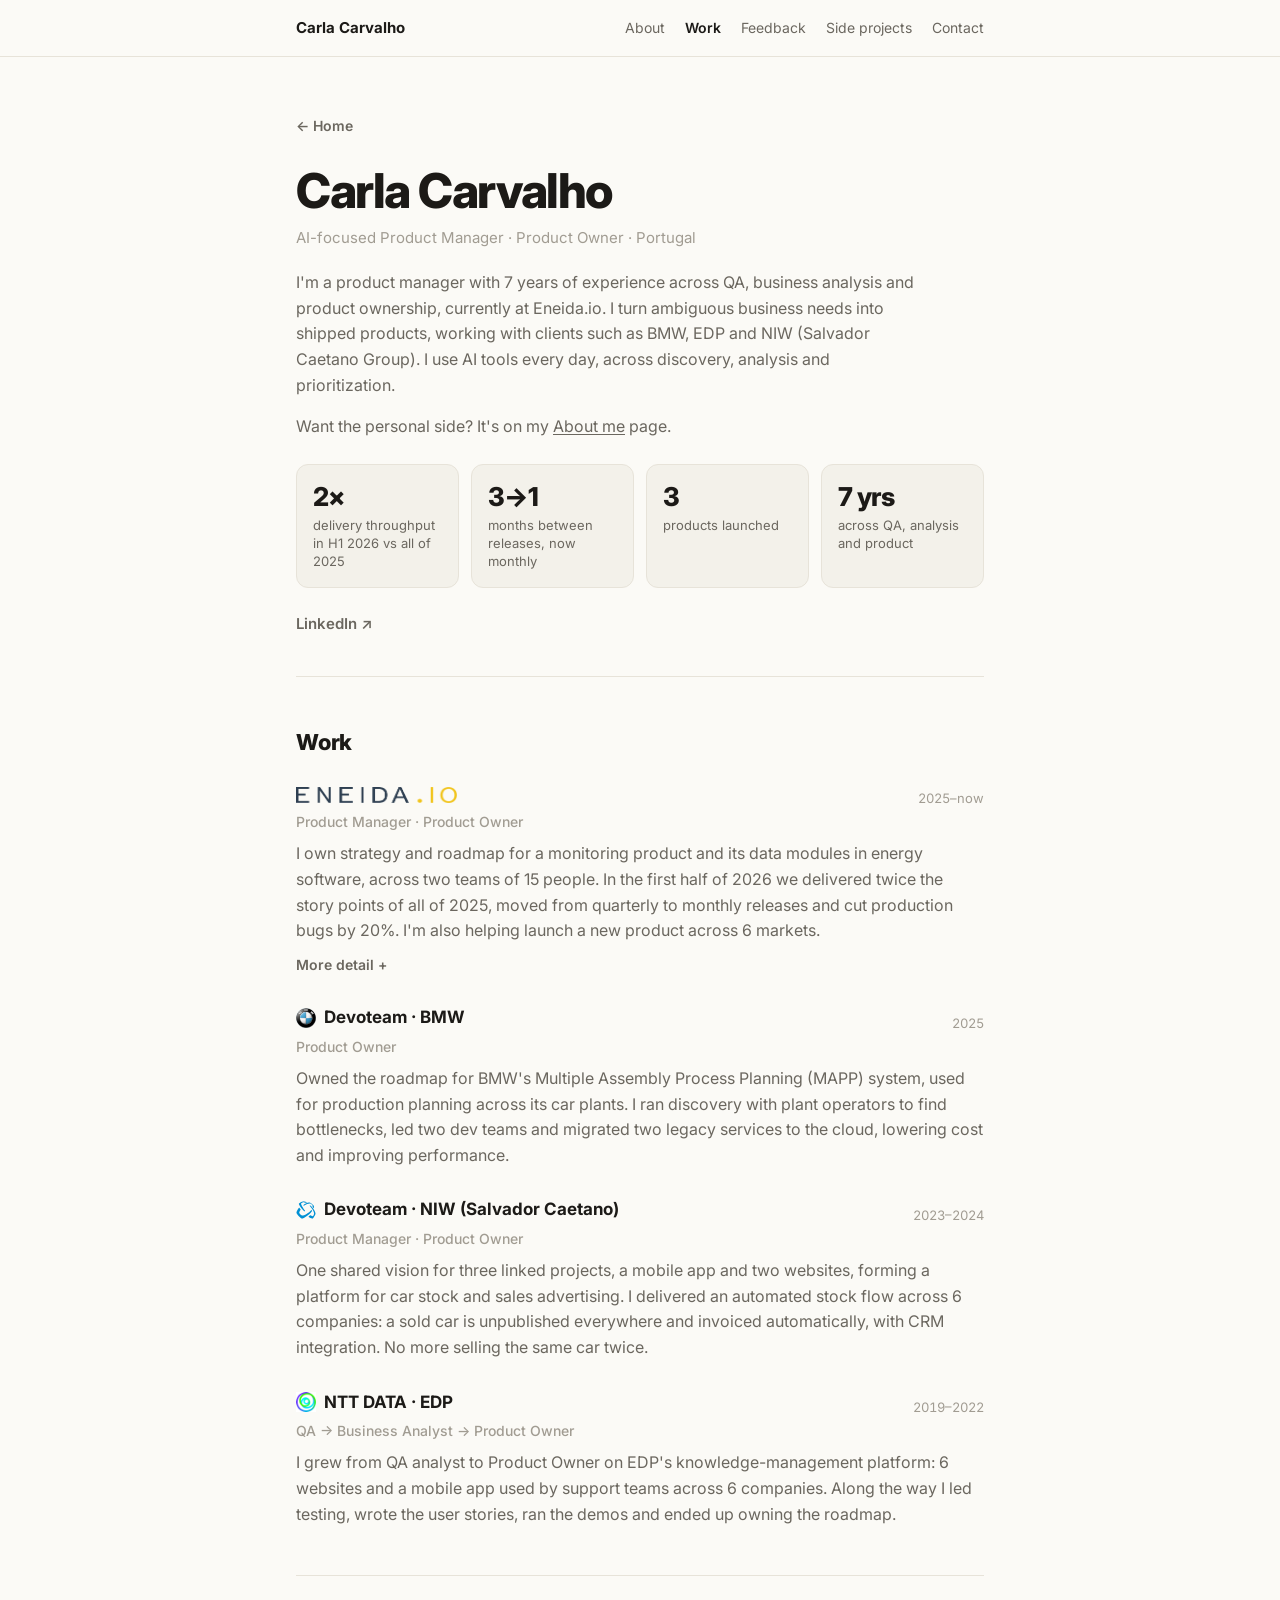
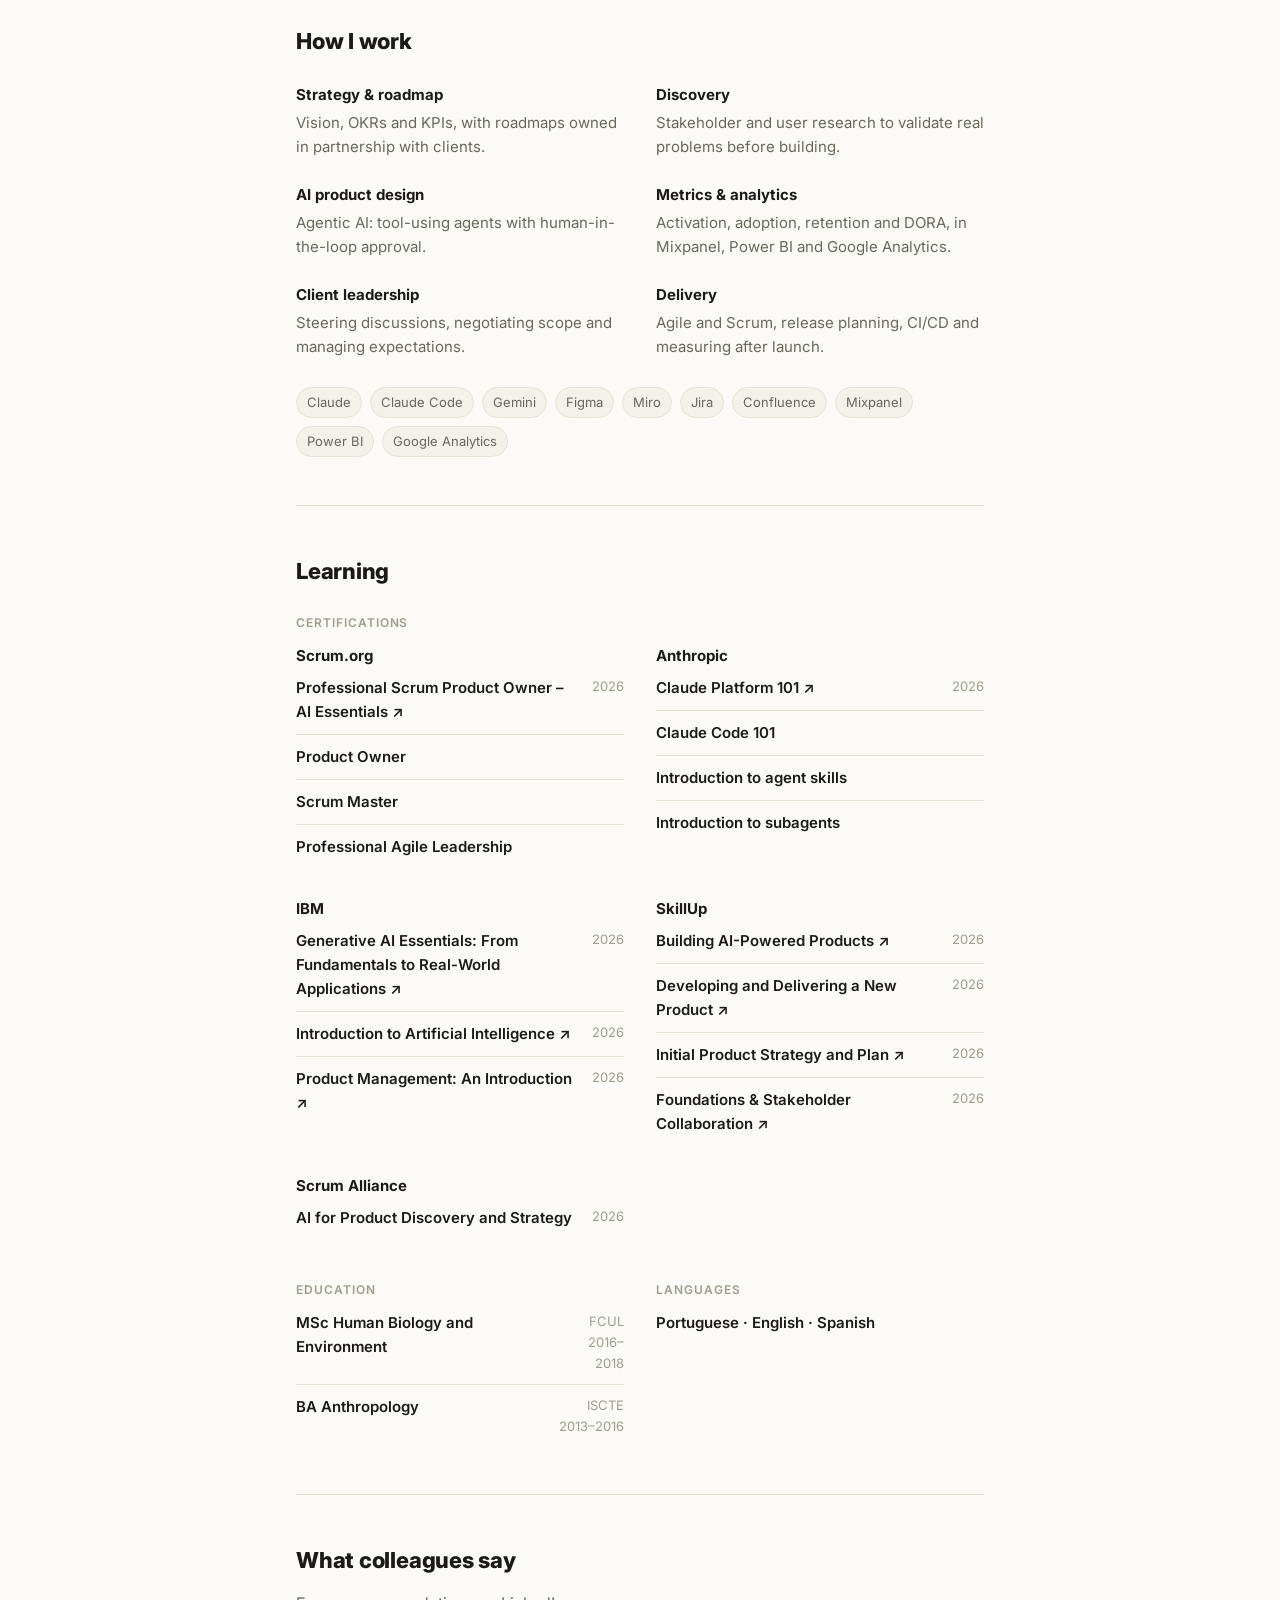
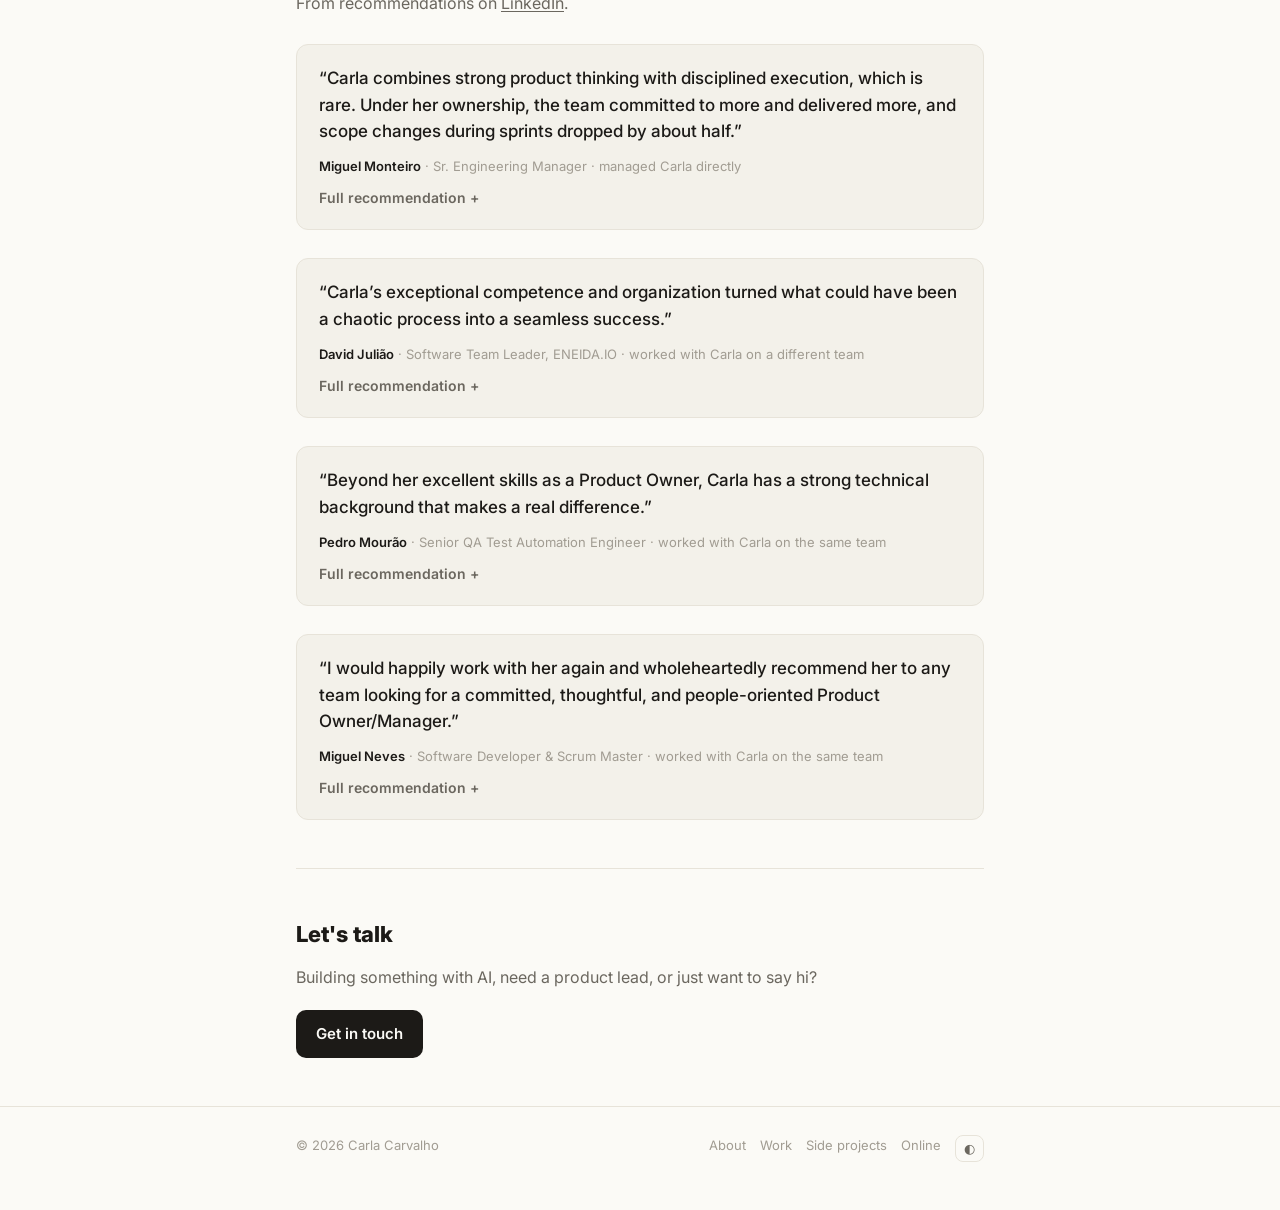
<file: work.html>
<!doctype html>
<html lang="en">
<head>
<meta charset="utf-8">
<meta name="viewport" content="width=device-width, initial-scale=1">
<title>Carla Carvalho · Work</title>
<meta name="description" content="Career, skills, certifications and recommendations of Carla Carvalho, AI-focused Product Manager and Product Owner.">
<link rel="icon" href="favicon.svg" type="image/svg+xml">
<link rel="apple-touch-icon" href="apple-touch-icon.png">
<meta name="theme-color" content="#fbfaf6">
<!-- Link previews (LinkedIn, WhatsApp, Slack). If the site moves to another domain, update these URLs. -->
<meta property="og:type" content="website">
<meta property="og:title" content="Carla Carvalho · Work">
<meta property="og:description" content="Career, skills, certifications and recommendations of Carla Carvalho, AI-focused Product Manager and Product Owner.">
<meta property="og:image" content="https://carlamcarvalho.github.io/og-image.jpg">
<meta property="og:url" content="https://carlamcarvalho.github.io/work.html">
<link rel="canonical" href="https://carlamcarvalho.github.io/work.html">
<meta property="og:image:width" content="1200">
<meta property="og:image:height" content="630">
<meta name="twitter:card" content="summary_large_image">
<link rel="preconnect" href="https://fonts.googleapis.com">
<link rel="preconnect" href="https://fonts.gstatic.com" crossorigin>
<link href="https://fonts.googleapis.com/css2?family=Inter:wght@400;500;600;700;800&display=swap" rel="stylesheet">
<link rel="stylesheet" href="styles.css?v=2">
</head>
<body>

<header>
  <div class="wrap">
    <a href="index.html" class="brand">Carla Carvalho</a>
    <nav>
      <a href="about-me.html">About</a>
      <a href="work.html" class="active">Work</a>
      <a href="index.html#feedback">Feedback</a>
      <a href="index.html#projects">Side projects</a>
      <a href="#contact">Contact</a>
    </nav>
  </div>
</header>

<main class="wrap">

  <div class="page-head">
    <a href="index.html" class="back">← Home</a>
    <h1>Carla Carvalho</h1>
    <p class="sub">AI-focused Product Manager · Product Owner · Portugal</p>
    <p class="intro" style="margin:0 0 16px">I'm a product manager with 7 years of experience across QA, business analysis and product ownership, currently at Eneida.io. I turn ambiguous business needs into shipped products, working with clients such as BMW, EDP and NIW (Salvador Caetano Group). I use AI tools every day, across discovery, analysis and prioritization.</p>
    <p class="intro" style="margin:0 0 24px">Want the personal side? It's on my <a href="about-me.html" class="inline">About me</a> page.</p>
    <div class="stats">
      <div class="stat"><b>2×</b><span>delivery throughput in H1 2026 vs all of 2025</span></div>
      <div class="stat"><b>3→1</b><span>months between releases, now monthly</span></div>
      <div class="stat"><b>3</b><span>products launched</span></div>
      <div class="stat"><b>7 yrs</b><span>across QA, analysis and product</span></div>
    </div>
    <a href="https://www.linkedin.com/in/carlamcarvalho" target="_blank" rel="noopener" class="see-all">LinkedIn ↗</a>
  </div>

  <section id="work">
    <h2>Work</h2>

    <div class="entry">
      <div class="entry-head"><h3 class="co"><img class="co-wordmark" src="eneida.png" alt="Eneida.io" width="160" height="16"></h3><span class="date">2025–now</span></div>
      <div class="role">Product Manager · Product Owner</div>
      <p>I own strategy and roadmap for a monitoring product and its data modules in energy software, across two teams of 15 people. In the first half of 2026 we delivered twice the story points of all of 2025, moved from quarterly to monthly releases and cut production bugs by 20%. I'm also helping launch a new product across 6 markets.</p>
      <details>
        <summary>More detail</summary>
        <ul>
          <li>Set up KPIs and OKRs (activation, adoption, retention, satisfaction) and the dashboards the dev teams now use. Activation of new features up 10%.</li>
          <li>Improved CI/CD and release processes, tracked with DORA metrics. Now working to cut deployment downtime from a day to minutes.</li>
          <li>Shaped the go-to-market for a new product in New Zealand, Australia, DACH, London, Portugal and Spain.</li>
          <li>Built a 3-tier subscription model with sales, marketing and key accounts, and took part in pre-sales and pricing.</li>
          <li>Defining new AI-powered features, and using AI in discovery to validate problems with customers and stakeholders.</li>
          <li>Mentor a team of 6 PMs and POs: onboardings, trainings and certification paths.</li>
          <li>Built product-team frameworks: FTE planning, competitive analysis and C-level roadmap decks.</li>
        </ul>
      </details>
    </div>

    <div class="entry">
      <div class="entry-head"><h3 class="co"><img class="co-logo" src="bmw.svg" alt="" width="20" height="20">Devoteam · BMW</h3><span class="date">2025</span></div>
      <div class="role">Product Owner</div>
      <p>Owned the roadmap for BMW's Multiple Assembly Process Planning (MAPP) system, used for production planning across its car plants. I ran discovery with plant operators to find bottlenecks, led two dev teams and migrated two legacy services to the cloud, lowering cost and improving performance.</p>
    </div>

    <div class="entry">
      <div class="entry-head"><h3 class="co"><img class="co-logo" src="salvador-caetano.svg" alt="" width="20" height="20">Devoteam · NIW (Salvador Caetano)</h3><span class="date">2023–2024</span></div>
      <div class="role">Product Manager · Product Owner</div>
      <p>One shared vision for three linked projects, a mobile app and two websites, forming a platform for car stock and sales advertising. I delivered an automated stock flow across 6 companies: a sold car is unpublished everywhere and invoiced automatically, with CRM integration. No more selling the same car twice.</p>
    </div>

    <div class="entry">
      <div class="entry-head"><h3 class="co"><img class="co-logo" src="edp.png" alt="" width="20" height="20">NTT DATA · EDP</h3><span class="date">2019–2022</span></div>
      <div class="role">QA → Business Analyst → Product Owner</div>
      <p>I grew from QA analyst to Product Owner on EDP's knowledge-management platform: 6 websites and a mobile app used by support teams across 6 companies. Along the way I led testing, wrote the user stories, ran the demos and ended up owning the roadmap.</p>
    </div>
  </section>

  <section id="skills">
    <h2>How I work</h2>
    <div class="grid">
      <div><h3>Strategy & roadmap</h3><p>Vision, OKRs and KPIs, with roadmaps owned in partnership with clients.</p></div>
      <div><h3>Discovery</h3><p>Stakeholder and user research to validate real problems before building.</p></div>
      <div><h3>AI product design</h3><p>Agentic AI: tool-using agents with human-in-the-loop approval.</p></div>
      <div><h3>Metrics & analytics</h3><p>Activation, adoption, retention and DORA, in Mixpanel, Power BI and Google Analytics.</p></div>
      <div><h3>Client leadership</h3><p>Steering discussions, negotiating scope and managing expectations.</p></div>
      <div><h3>Delivery</h3><p>Agile and Scrum, release planning, CI/CD and measuring after launch.</p></div>
    </div>
    <div class="tags">
      <span class="tag">Claude</span><span class="tag">Claude Code</span><span class="tag">Gemini</span>
      <span class="tag">Figma</span><span class="tag">Miro</span><span class="tag">Jira</span>
      <span class="tag">Confluence</span><span class="tag">Mixpanel</span><span class="tag">Power BI</span>
      <span class="tag">Google Analytics</span>
    </div>
  </section>

  <section id="learning">
    <h2>Learning</h2>
    <p class="group-label">Certifications</p>
    <div class="certs">
      <div>
        <h3>Scrum.org</h3>
        <ul class="list">
          <li><a class="k" href="https://www.scrum.org/certificates/1341933" target="_blank" rel="noopener">Professional Scrum Product Owner – AI Essentials ↗</a><span class="v">2026</span></li>
          <li><span class="k">Product Owner</span></li>
          <li><span class="k">Scrum Master</span></li>
          <li><span class="k">Professional Agile Leadership</span></li>
        </ul>
      </div>
      <div>
        <h3>Anthropic</h3>
        <ul class="list">
          <li><a class="k" href="https://verify.skilljar.com/c/oxwm94siu2n9" target="_blank" rel="noopener">Claude Platform 101 ↗</a><span class="v">2026</span></li>
          <li><span class="k">Claude Code 101</span></li>
          <li><span class="k">Introduction to agent skills</span></li>
          <li><span class="k">Introduction to subagents</span></li>
        </ul>
      </div>
      <div>
        <h3>IBM</h3>
        <ul class="list">
          <li><a class="k" href="https://www.coursera.org/account/accomplishments/records/B38D6U7W7S1P" target="_blank" rel="noopener">Generative AI Essentials: From Fundamentals to Real-World Applications ↗</a><span class="v">2026</span></li>
          <li><a class="k" href="https://www.coursera.org/account/accomplishments/records/JE0WC80JEIEZ" target="_blank" rel="noopener">Introduction to Artificial Intelligence ↗</a><span class="v">2026</span></li>
          <li><a class="k" href="https://www.coursera.org/account/accomplishments/records/9KZFB1WATJNR" target="_blank" rel="noopener">Product Management: An Introduction ↗</a><span class="v">2026</span></li>
        </ul>
      </div>
      <div>
        <h3>SkillUp</h3>
        <ul class="list">
          <li><a class="k" href="https://www.coursera.org/account/accomplishments/records/QUJO68GIWZF2" target="_blank" rel="noopener">Building AI-Powered Products ↗</a><span class="v">2026</span></li>
          <li><a class="k" href="https://www.coursera.org/account/accomplishments/records/3J38IVJMZYZG" target="_blank" rel="noopener">Developing and Delivering a New Product ↗</a><span class="v">2026</span></li>
          <li><a class="k" href="https://www.coursera.org/account/accomplishments/records/OVV2ZWF2MJ45" target="_blank" rel="noopener">Initial Product Strategy and Plan ↗</a><span class="v">2026</span></li>
          <li><a class="k" href="https://www.coursera.org/account/accomplishments/records/LA0CM6HSCYPT" target="_blank" rel="noopener">Foundations &amp; Stakeholder Collaboration ↗</a><span class="v">2026</span></li>
        </ul>
      </div>
      <div>
        <h3>Scrum Alliance</h3>
        <ul class="list">
          <li><span class="k">AI for Product Discovery and Strategy</span><span class="v">2026</span></li>
        </ul>
      </div>
    </div>

    <div class="cols" style="margin-top:40px">
      <div>
        <p class="group-label">Education</p>
        <ul class="list">
          <li><span class="k">MSc Human Biology and Environment</span><span class="v">FCUL<br>2016–2018</span></li>
          <li><span class="k">BA Anthropology</span><span class="v">ISCTE<br>2013–2016</span></li>
        </ul>
      </div>
      <div>
        <p class="group-label">Languages</p>
        <ul class="list">
          <li><span class="k">Portuguese · English · Spanish</span></li>
        </ul>
      </div>
    </div>
  </section>

  <section id="feedback">
    <h2>What colleagues say</h2>
    <p class="intro">From recommendations on <a href="https://www.linkedin.com/in/carlamcarvalho/details/recommendations/" target="_blank" rel="noopener" class="inline">LinkedIn</a>.</p>

    <figure class="quote">
      <blockquote>“Carla combines strong product thinking with disciplined execution, which is rare. Under her ownership, the team committed to more and delivered more, and scope changes during sprints dropped by about half.”</blockquote>
      <figcaption><b>Miguel Monteiro</b> · Sr. Engineering Manager · managed Carla directly</figcaption>
      <details>
        <summary>Full recommendation</summary>
        <div class="full">
          <p>I had the pleasure of managing Carla as Product Owner for our Discovery team, and she made a difference from day one.</p>
          <p>As her manager, I quickly learned I could count on her. Carla combines strong product thinking with disciplined execution, which is rare. She brought more rigour to our Scrum practice and used data to keep improving it. Under her ownership, the team committed to more and delivered more, and scope changes during sprints dropped by about half. The result was a more focused team and more predictable delivery.</p>
          <p>What I value most is how she brings out the best in people. She gives teams autonomy and holds them accountable, and I watched their sense of ownership grow as a result. She stays close to clients, turns their feedback into clear product direction, and works across teams without friction. When roadblocks come up, she raises them openly and always comes with a proposed solution, which made my job a lot easier.</p>
          <p>Carla is a high-impact Product Owner who spots gaps quickly, gets people aligned and delivers measurable results. She has been a real asset to our team, and I’m proud to recommend her.</p>
        </div>
      </details>
    </figure>

    <figure class="quote">
      <blockquote>“Carla’s exceptional competence and organization turned what could have been a chaotic process into a seamless success.”</blockquote>
      <figcaption><b>David Julião</b> · Software Team Leader, ENEIDA.IO · worked with Carla on a different team</figcaption>
      <details>
        <summary>Full recommendation</summary>
        <div class="full">
          <p>Carla is an outstanding Product Owner. We worked together across two different teams that required deep, complex system integration.</p>
          <p>Carla’s exceptional competence and organization turned what could have been a chaotic process into a seamless success. She has an incredible sense of product thinking and a deep understanding of exactly what the client wants.</p>
          <p>Thanks to her proactive approach, our teams were always perfectly coordinated. She is an invaluable asset to any product team.</p>
        </div>
      </details>
    </figure>

    <figure class="quote">
      <blockquote>“Beyond her excellent skills as a Product Owner, Carla has a strong technical background that makes a real difference.”</blockquote>
      <figcaption><b>Pedro Mourão</b> · Senior QA Test Automation Engineer · worked with Carla on the same team</figcaption>
      <details>
        <summary>Full recommendation</summary>
        <div class="full">
          <p>I had the pleasure of working with Carla and seeing firsthand the value she brings to a team.</p>
          <p>Carla stands out for her attention to detail, thoroughness, and strong sense of responsibility. One of her greatest strengths is her ability to remain calm in challenging situations, keep quality at the center of every decision, and understand different perspectives while effectively negotiating and prioritizing competing needs.</p>
          <p>Beyond her excellent skills as a Product Owner, Carla has a strong technical background that makes a real difference. She was a great support to our QA team, both in defining and clarifying new features and in helping us investigate and understand unexpected system behaviors.</p>
          <p>Her combination of technical knowledge, problem-solving skills, and ability to navigate complex situations makes her a valuable asset to any team.</p>
          <p>It was a pleasure working with Carla, and I am confident she will bring tremendous value wherever she goes.</p>
        </div>
      </details>
    </figure>

    <figure class="quote">
      <blockquote>“I would happily work with her again and wholeheartedly recommend her to any team looking for a committed, thoughtful, and people-oriented Product Owner/Manager.”</blockquote>
      <figcaption><b>Miguel Neves</b> · Software Developer &amp; Scrum Master · worked with Carla on the same team</figcaption>
      <details>
        <summary>Full recommendation</summary>
        <div class="full">
          <p>I had the pleasure of working with Carla as a Product Owner while I was the Scrum Master, and it was genuinely a great experience.</p>
          <p>What I appreciated most about working with her was not only her professionalism and commitment to the product, but also the person she is. She brings a positive attitude, openness, and a collaborative spirit that help build trust, navigate challenges, and work towards a common goal.</p>
          <p>I truly valued the partnership we built between the Product Owner and Scrum Master roles. Her willingness to listen, exchange ideas, find solutions, and keep the team focused on delivering value made a real difference. She genuinely embodies the importance of mutual respect and teamwork.</p>
          <p>I’m grateful for the collaboration we shared and the opportunity to learn and grow together. I would happily work with her again and wholeheartedly recommend her to any team looking for a committed, thoughtful, and people-oriented Product Owner/Manager.</p>
        </div>
      </details>
    </figure>
  </section>

  <section id="contact" class="contact">
    <h2>Let's talk</h2>
    <p class="intro" style="margin-bottom:12px">Building something with AI, need a product lead, or just want to say hi?</p>
    <a class="btn" href="mailto:carlamendescarvalho@gmail.com">Get in touch</a>
  </section>
</main>

<footer>
  <div class="wrap">
    <span>© 2026 Carla Carvalho</span>
    <nav>
      <a href="about-me.html">About</a><a href="work.html">Work</a><a href="index.html#projects">Side projects</a><a href="index.html#online">Online</a>
      <button class="theme-toggle" id="theme" aria-label="Toggle dark mode">◐</button>
    </nav>
  </div>
</footer>

<script>
  (function () {
    const root = document.documentElement;
    try { const t = localStorage.getItem('theme'); if (t) root.dataset.theme = t; } catch (e) {}
    document.getElementById('theme').addEventListener('click', () => {
      const dark = root.dataset.theme ? root.dataset.theme === 'dark' : matchMedia('(prefers-color-scheme: dark)').matches;
      root.dataset.theme = dark ? 'light' : 'dark';
      try { localStorage.setItem('theme', root.dataset.theme); } catch (e) {}
    });
  })();
</script>
</body>
</html>
</file>
<file: styles.css>
:root {
    --bg: #fbfaf6;
    --surface: #f3f1ea;
    --text: #1c1a17;
    --muted: #6b675f;
    --faint: #a19c92;
    --line: #e7e3d9;
    --accent: #b4532a;
  }
  @media (prefers-color-scheme: dark) {
    :root:not([data-theme="light"]) {
      --bg: #161513; --surface: #1f1d1a; --text: #f2efe8; --muted: #a8a397;
      --faint: #79746a; --line: #2e2b26; --accent: #e58a5f;
    }
  }
  :root[data-theme="dark"] {
    --bg: #161513; --surface: #1f1d1a; --text: #f2efe8; --muted: #a8a397;
    --faint: #79746a; --line: #2e2b26; --accent: #e58a5f;
  }

  * { box-sizing: border-box; }
  html { scroll-behavior: smooth; scroll-padding-top: 72px; }
  body {
    margin: 0; background: var(--bg); color: var(--text);
    font-family: Inter, -apple-system, system-ui, "Segoe UI", Roboto, Helvetica, Arial, sans-serif;
    font-size: 16px; line-height: 1.6; -webkit-font-smoothing: antialiased;
  }
  a { color: inherit; text-decoration: none; }
  .wrap { max-width: 720px; margin: 0 auto; padding: 0 16px; }

  /* Header */
  header {
    position: sticky; top: 0; z-index: 10;
    background: color-mix(in srgb, var(--bg) 88%, transparent);
    backdrop-filter: blur(8px); -webkit-backdrop-filter: blur(8px);
    border-bottom: 1px solid var(--line);
  }
  header .wrap { display: flex; align-items: center; justify-content: space-between; height: 56px; gap: 16px; }
  .brand { font-weight: 700; font-size: 15px; white-space: nowrap; }
  nav { display: flex; gap: 20px; font-size: 14px; color: var(--muted); overflow-x: auto; scrollbar-width: none; }
  nav::-webkit-scrollbar { display: none; }
  nav a { white-space: nowrap; transition: color .15s; }
  nav a:hover { color: var(--text); }

  /* Hero */
  .hero { padding: 72px 0 48px; border-bottom: 1px solid var(--line); }
  .avatar {
    width: 112px; height: 112px; border-radius: 50%; overflow: hidden;
    background: var(--surface); border: 1px solid var(--line);
    margin-bottom: 28px;
  }
  .avatar img { width: 100%; height: 100%; object-fit: cover; display: block; transform: scale(1.04); }
  h1 { font-size: clamp(36px, 7vw, 48px); font-weight: 800; letter-spacing: -0.03em; line-height: 1.1; margin: 0 0 16px; }
  .lede { font-size: 19px; color: var(--muted); max-width: 620px; margin: 0 0 20px; }
  .more { font-size: 15px; font-weight: 600; color: var(--muted); transition: color .15s; }
  .more:hover { color: var(--accent); }

  /* Sections */
  section { padding: 48px 0; border-bottom: 1px solid var(--line); }
  h2 { font-size: 22px; font-weight: 800; letter-spacing: -0.01em; margin: 0 0 24px; }
  .intro { color: var(--muted); margin: -12px 0 28px; max-width: 620px; }

  /* Stats */
  .stats { display: grid; grid-template-columns: repeat(4, 1fr); gap: 12px; }
  .stat { background: var(--surface); border: 1px solid var(--line); border-radius: 12px; padding: 16px; }
  .stat b { display: block; font-size: 26px; font-weight: 800; letter-spacing: -0.02em; line-height: 1.2; }
  .stat span { font-size: 13px; color: var(--muted); line-height: 1.4; display: block; margin-top: 4px; }

  /* Entries */
  .entry { padding: 0 0 28px; }
  .entry:last-child { padding-bottom: 0; }
  .entry-head { display: flex; justify-content: space-between; align-items: baseline; gap: 16px; }
  .entry h3 { font-size: 17px; font-weight: 700; margin: 0; }
  .entry .role { font-size: 14px; color: var(--faint); font-weight: 500; margin: 2px 0 8px; }
  .entry .date { font-size: 13px; color: var(--faint); font-variant-numeric: tabular-nums; white-space: nowrap; }
  .entry p { margin: 0; color: var(--muted); }
  .entry p + p { margin-top: 8px; }

  .status { font-size: 12px; font-weight: 600; color: var(--accent); background: color-mix(in srgb, var(--accent) 12%, transparent); padding: 2px 8px; border-radius: 999px; white-space: nowrap; }
  .project-links { display: flex; flex-wrap: wrap; gap: 8px; margin-top: 14px; }
  .project-links a { font-size: 14px; font-weight: 600; padding: 6px 12px; border-radius: 8px; border: 1px solid var(--line); color: var(--text); transition: border-color .15s, color .15s; }
  .project-links a:hover { border-color: var(--accent); color: var(--accent); }

  /* Quotes */
  .quote { margin: 0 0 28px; padding: 20px 22px; background: var(--surface); border: 1px solid var(--line); border-radius: 12px; }
  .quote:last-child { margin-bottom: 0; }
  .quote blockquote { margin: 0 0 12px; font-size: 17px; line-height: 1.55; font-weight: 500; color: var(--text); }
  .quote figcaption { font-size: 13px; color: var(--faint); }
  .quote figcaption b { color: var(--text); font-weight: 600; }
  .quote .full { margin-top: 10px; font-size: 15px; color: var(--muted); }
  .quote .full p { margin: 0 0 10px; }
  a.inline { text-decoration: underline; text-underline-offset: 2px; }
  a.inline:hover { color: var(--accent); }

  /* Certifications */
  .certs { display: grid; grid-template-columns: 1fr 1fr; gap: 28px 32px; }
  .certs h3 { font-size: 15px; font-weight: 700; margin: 0 0 8px; }
  .list a.k:hover { color: var(--accent); }

  details { margin-top: 10px; }
  summary { cursor: pointer; font-size: 14px; font-weight: 600; color: var(--muted); list-style: none; }
  summary::-webkit-details-marker { display: none; }
  summary::after { content: " +"; }
  details[open] summary::after { content: " −"; }
  summary:hover { color: var(--accent); }
  details ul { margin: 10px 0 0; padding-left: 18px; color: var(--muted); font-size: 15px; }
  details li { margin-bottom: 6px; }

  /* Skills grid */
  .grid { display: grid; grid-template-columns: 1fr 1fr; gap: 24px 32px; }
  .grid h3 { font-size: 15px; font-weight: 700; margin: 0 0 4px; }
  .grid p { margin: 0; font-size: 15px; color: var(--muted); }

  .tags { display: flex; flex-wrap: wrap; gap: 8px; margin-top: 28px; }
  .tag { font-size: 13px; padding: 4px 10px; border-radius: 999px; background: var(--surface); border: 1px solid var(--line); color: var(--muted); }

  /* Learning */
  .cols { display: grid; grid-template-columns: 1fr 1fr; gap: 32px; }
  .list { list-style: none; margin: 0; padding: 0; }
  .list li { padding: 10px 0; border-top: 1px solid var(--line); display: flex; justify-content: space-between; gap: 12px; font-size: 15px; }
  .list li:first-child { border-top: 0; padding-top: 0; }
  .list .k { font-weight: 600; }
  .list .v { color: var(--faint); font-size: 13px; text-align: right; }
  .group-label { font-size: 12px; text-transform: uppercase; letter-spacing: .08em; color: var(--faint); font-weight: 600; margin: 0 0 12px; }

  /* Online */
  .links { display: grid; grid-template-columns: repeat(auto-fit, minmax(280px, 1fr)); gap: 12px; }
  .link { border: 1px solid var(--line); border-radius: 12px; padding: 14px 16px; transition: border-color .15s, background .15s; }
  .link:hover { border-color: var(--accent); background: var(--surface); }
  .link b { display: block; font-size: 15px; }
  .link span { font-size: 13px; color: var(--faint); overflow-wrap: anywhere; }

  /* Contact */
  .contact { border-bottom: 0; }
  .btn {
    display: inline-block; margin-top: 8px; padding: 12px 20px; border-radius: 10px;
    background: var(--text); color: var(--bg); font-weight: 600; font-size: 15px;
    transition: background .15s;
  }
  .btn:hover { background: var(--accent); }

  footer { border-top: 1px solid var(--line); padding: 28px 0 48px; font-size: 13px; color: var(--faint); }
  footer .wrap { display: flex; justify-content: space-between; flex-wrap: wrap; gap: 12px; }
  footer nav { font-size: 13px; gap: 14px; color: var(--faint); }
  .theme-toggle { background: none; border: 1px solid var(--line); color: var(--muted); border-radius: 8px; padding: 2px 8px; font: inherit; cursor: pointer; }

  @media (max-width: 640px) {
    header .wrap { height: auto; flex-direction: column; align-items: flex-start; gap: 4px; padding-top: 10px; padding-bottom: 10px; }
    header nav { width: 100%; gap: 16px; }
    .hero { padding: 48px 0 40px; }
    .stats { grid-template-columns: 1fr 1fr; }
    .grid, .cols, .certs { grid-template-columns: 1fr; }
    .links { grid-template-columns: 1fr; }
    .entry-head { flex-direction: column; gap: 0; }
  }

  /* Multi-page additions */
  nav a.active { color: var(--text); font-weight: 600; }
  .back { display: inline-block; font-size: 14px; font-weight: 600; color: var(--muted); margin-bottom: 28px; }
  .back:hover { color: var(--accent); }
  .page-head { padding: 56px 0 40px; border-bottom: 1px solid var(--line); }
  .page-head h1 { margin-bottom: 8px; }
  .page-head .sub { color: var(--faint); font-size: 15px; margin: 0 0 20px; }
  .prose p { font-size: 17px; color: var(--muted); max-width: 620px; margin: 0 0 18px; }
  .prose p:last-child { margin-bottom: 0; }
  .prose a { color: var(--text); text-decoration: underline; text-underline-offset: 2px; }
  .prose a:hover { color: var(--accent); }
  .see-all { display: inline-block; margin-top: 24px; font-size: 15px; font-weight: 600; color: var(--muted); }
  .see-all:hover { color: var(--accent); }
  .loves { display: grid; grid-template-columns: 1fr 1fr; gap: 12px; }
  .love { background: var(--surface); border: 1px solid var(--line); border-radius: 12px; padding: 18px; }
  .love .ico { font-size: 22px; line-height: 1; margin-bottom: 10px; display: block; }
  .love h3 { font-size: 16px; font-weight: 700; margin: 0 0 4px; }
  .love p { margin: 0; font-size: 15px; color: var(--muted); }
  .quote.short { padding: 18px 20px; margin-bottom: 12px; }
  .quote.short blockquote { font-size: 16px; margin-bottom: 8px; }
  @media (max-width: 640px) { .loves { grid-template-columns: 1fr; } .page-head { padding: 40px 0 32px; } }
  .title-row { display: flex; align-items: center; gap: 20px; }
  .title-row .avatar { margin: 0; flex-shrink: 0; width: 88px; height: 88px; }
  .title-row h1 { margin: 0; }
  .tags.small { margin-top: 12px; gap: 6px; }
  .tags.small .tag { font-size: 12px; padding: 2px 8px; background: var(--bg); }
  /* Company logos */
  .entry h3.co { display: flex; align-items: center; gap: 8px; }
  .co-logo { width: 20px; height: 20px; object-fit: contain; flex-shrink: 0; }
  .co-wordmark { height: 16px; width: auto; display: block; margin: 3px 0; }
  @media (prefers-color-scheme: dark) { :root:not([data-theme="light"]) .co-wordmark { filter: invert(1) hue-rotate(180deg); } }
  :root[data-theme="dark"] .co-wordmark { filter: invert(1) hue-rotate(180deg); }
</file>
